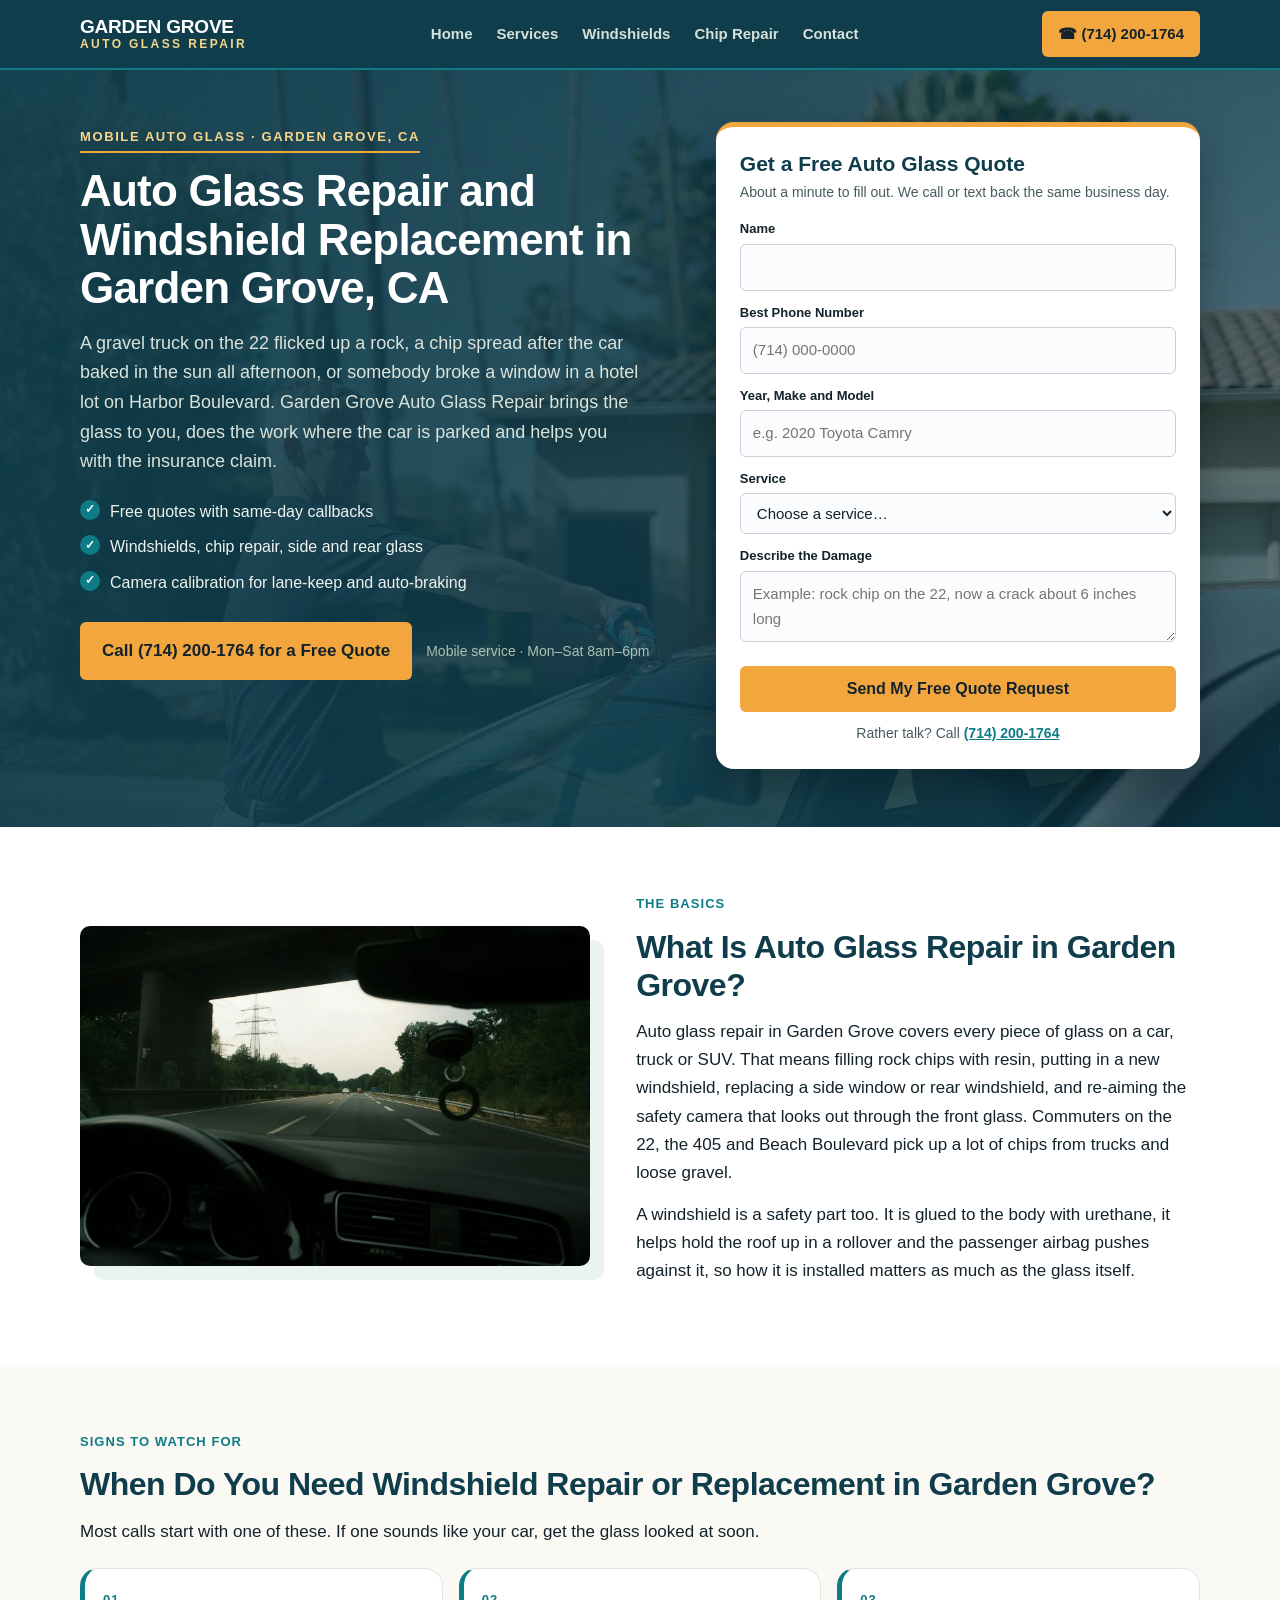
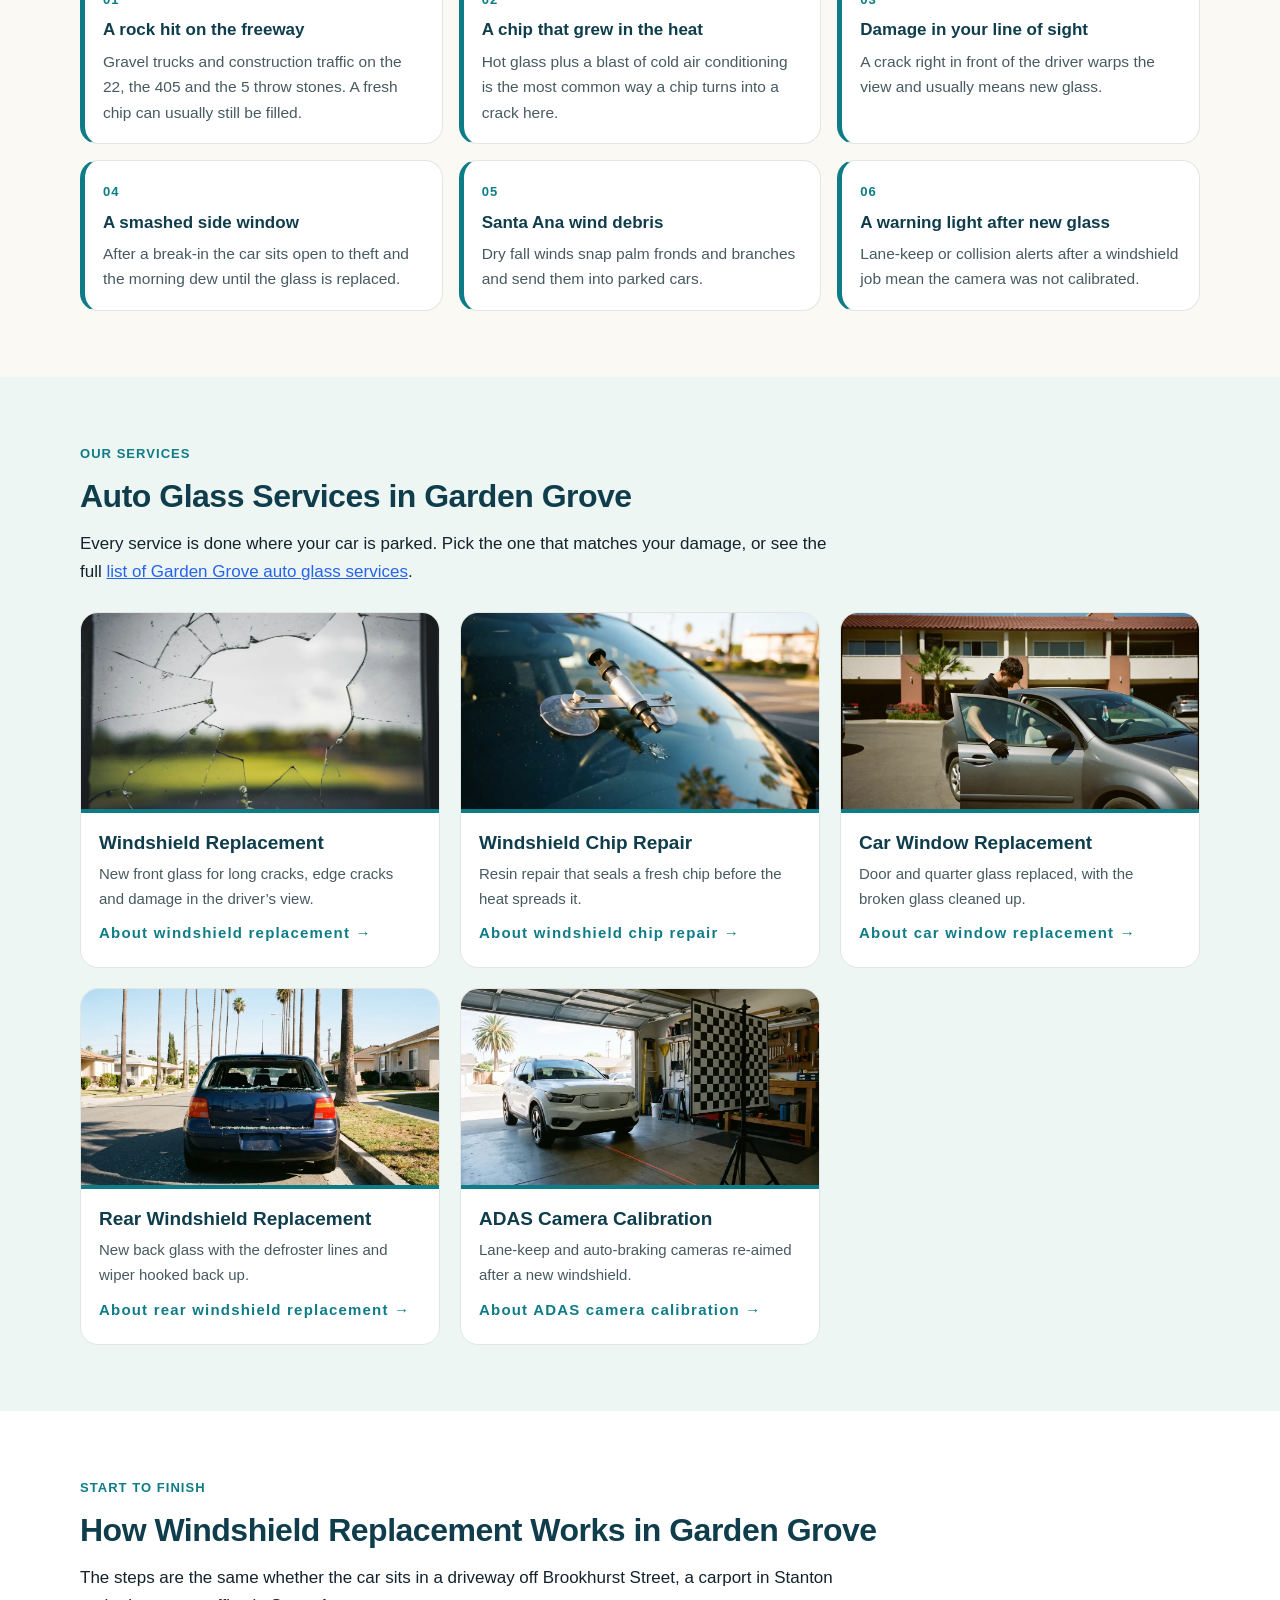
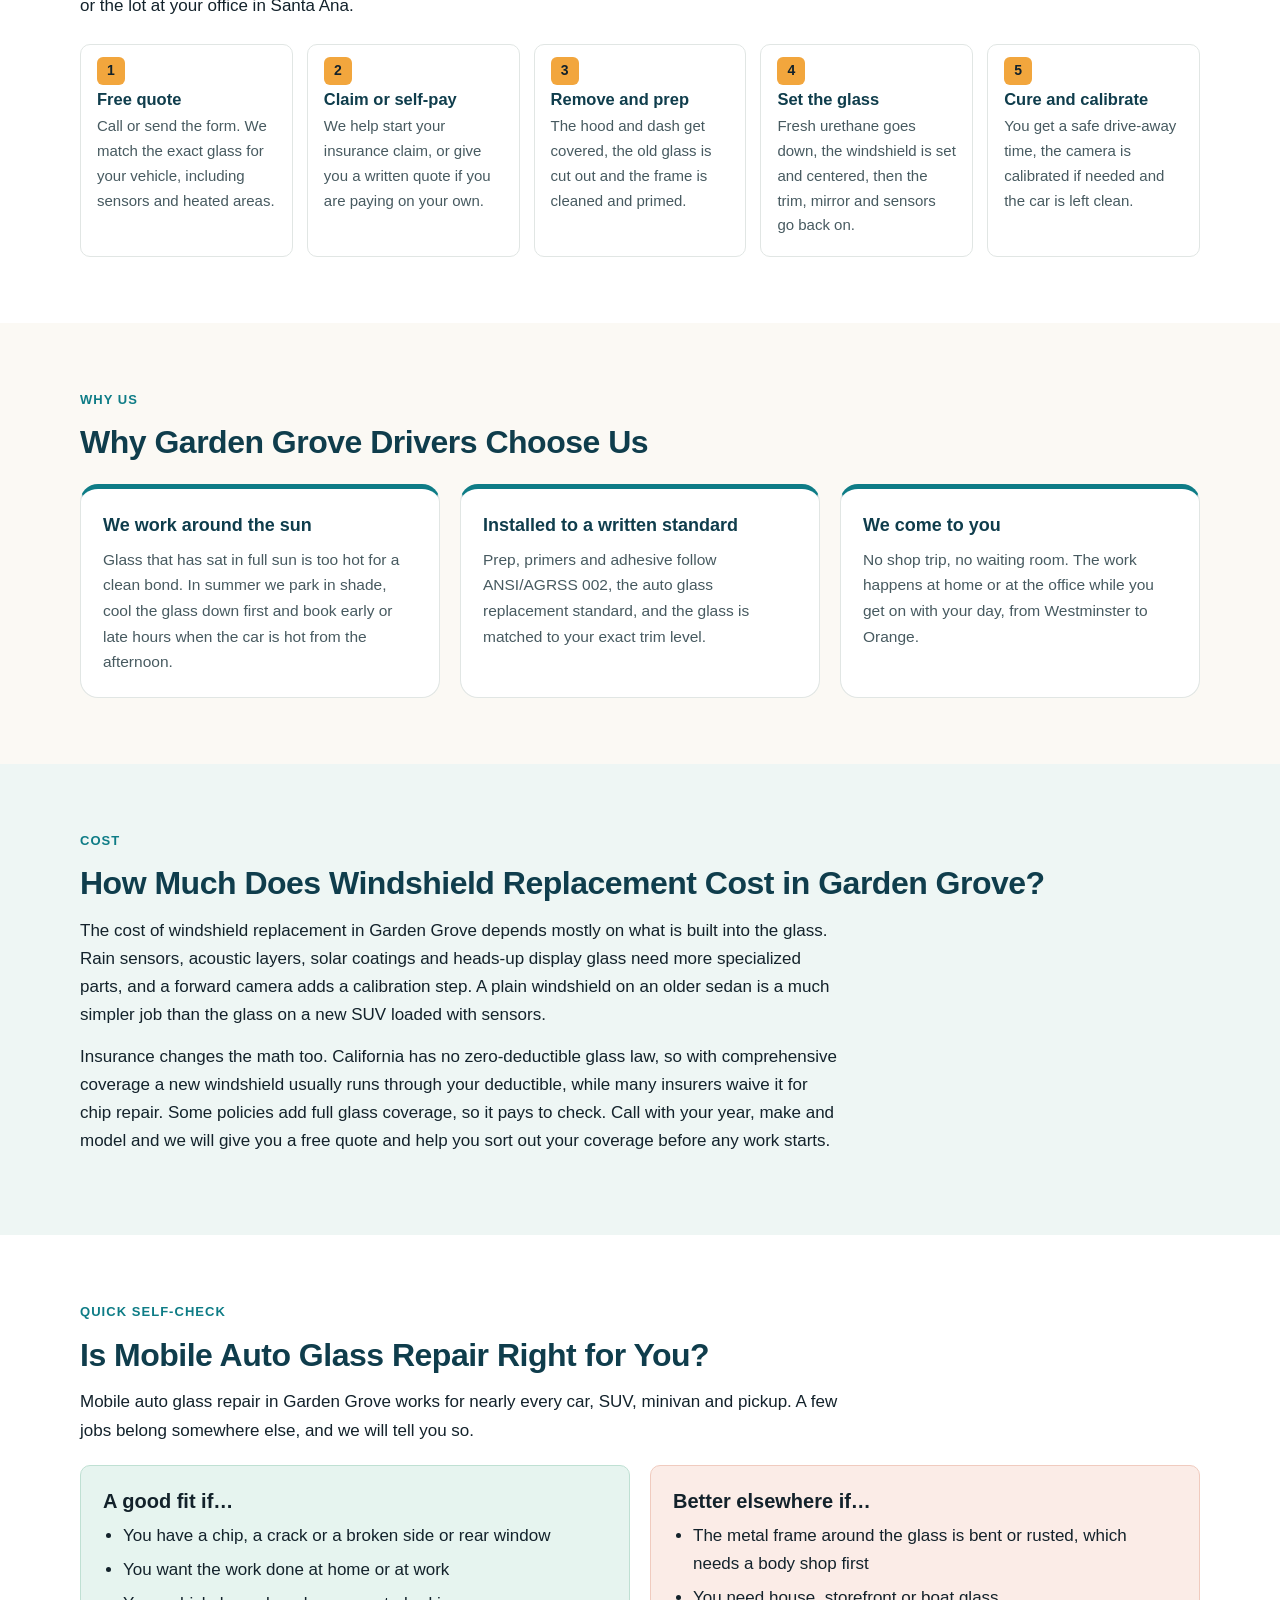
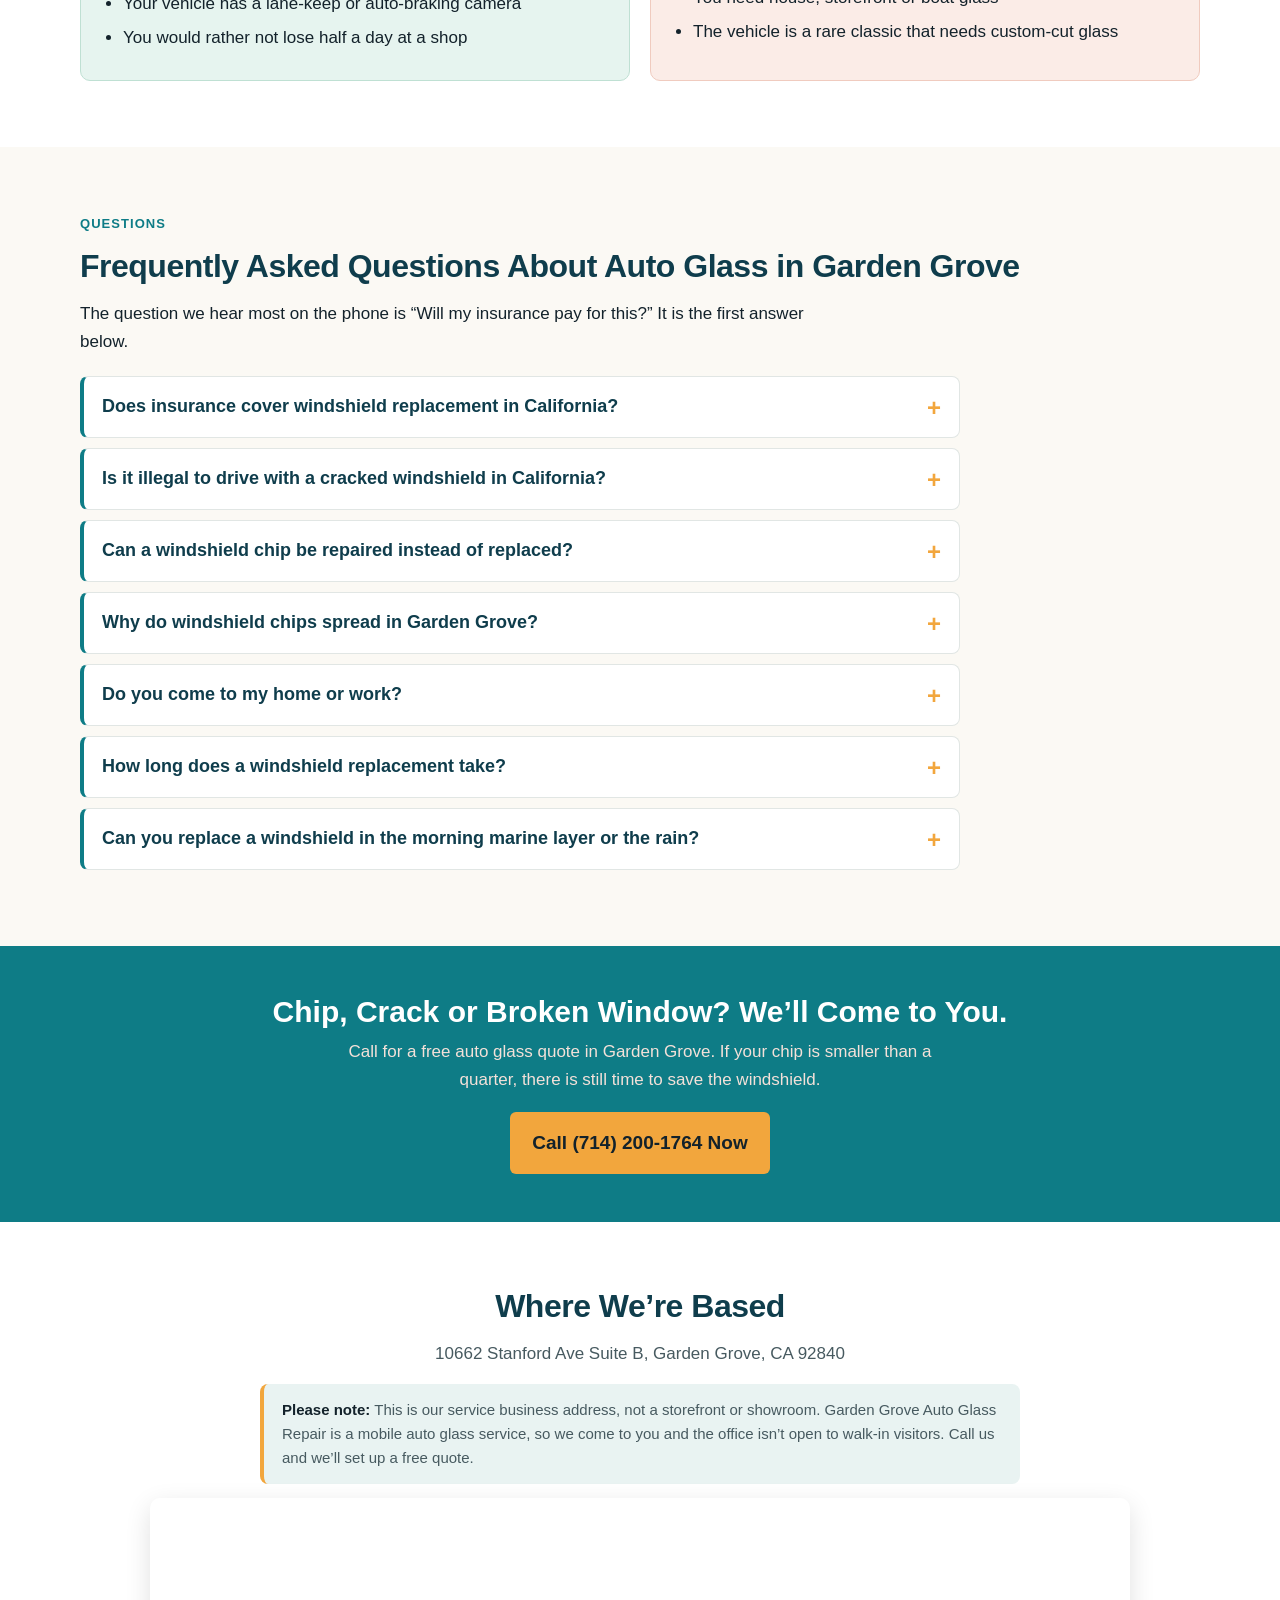
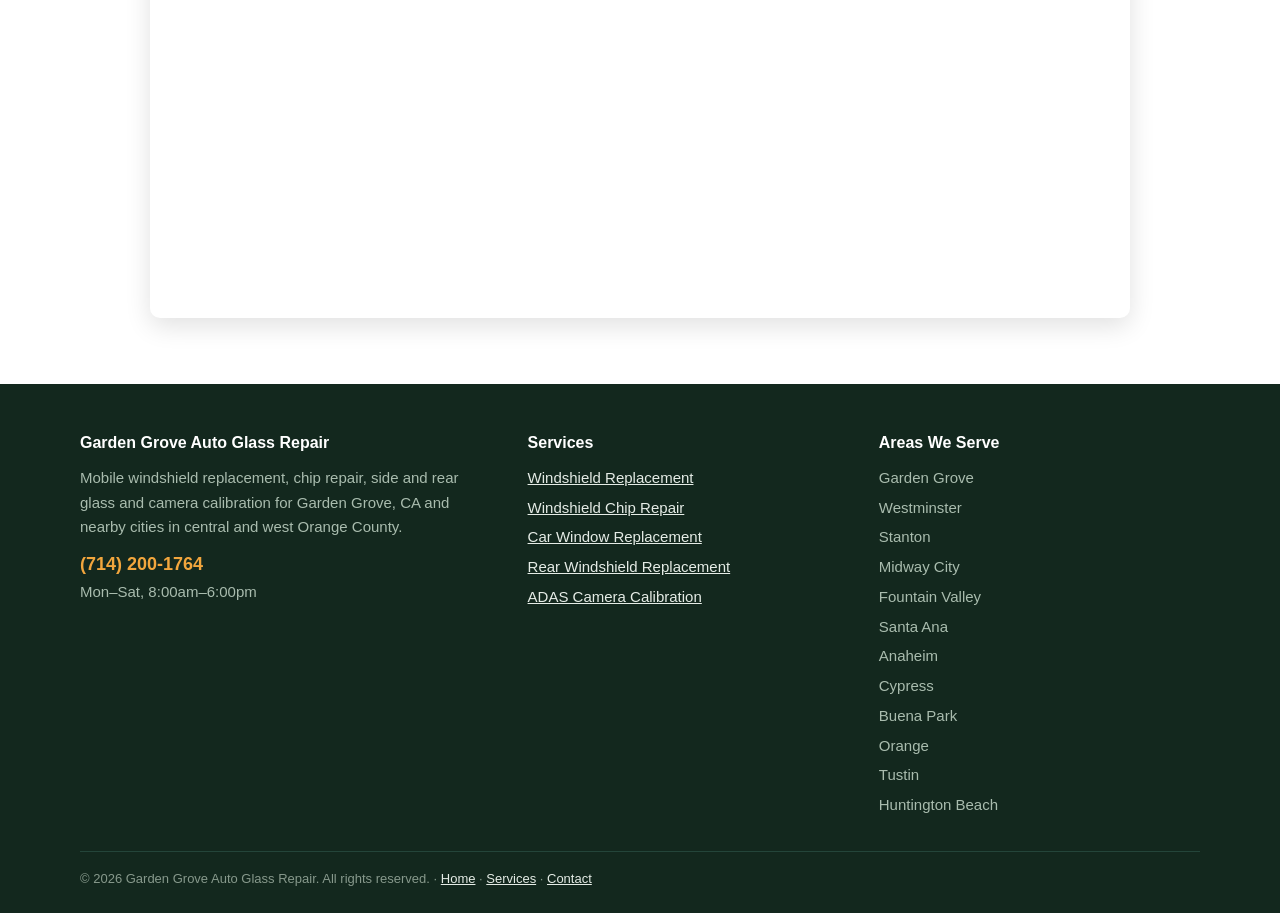
<file: index.html>
<!DOCTYPE html>
<html lang="en">
<head>
<meta charset="utf-8">
<meta name="viewport" content="width=device-width, initial-scale=1">
<title>Auto Glass Repair Garden Grove CA | Mobile Windshields</title>
<meta name="description" content="Auto glass repair and windshield replacement in Garden Grove, CA. Mobile chip repair, side and rear glass and ADAS calibration at home or work.">
<link rel="canonical" href="https://www.gardengroveautoglass.com/">
<meta property="og:title" content="Auto Glass Repair Garden Grove CA | Mobile Windshields">
<meta property="og:description" content="Auto glass repair and windshield replacement in Garden Grove, CA. Mobile chip repair, side and rear glass and ADAS calibration at home or work.">
<meta property="og:type" content="website">
<meta property="og:url" content="https://www.gardengroveautoglass.com/">
<meta property="og:image" content="https://www.gardengroveautoglass.com/garden-grove-windshield-replacement-driveway.webp">
<link rel="stylesheet" href="styles.css">
<script type="application/ld+json">{
 "@context": "https://schema.org",
 "@type": "LocalBusiness",
 "name": "Garden Grove Auto Glass Repair",
 "telephone": "(714) 200-1764",
 "url": "https://www.gardengroveautoglass.com/",
 "image": "https://www.gardengroveautoglass.com/garden-grove-windshield-replacement-driveway.webp",
 "address": {
  "@type": "PostalAddress",
  "streetAddress": "10662 Stanford Ave Suite B",
  "addressLocality": "Garden Grove",
  "addressRegion": "CA",
  "postalCode": "92840",
  "addressCountry": "US"
 },
 "areaServed": [
  "Garden Grove, CA",
  "Westminster, CA",
  "Stanton, CA",
  "Midway City, CA",
  "Fountain Valley, CA",
  "Santa Ana, CA",
  "Anaheim, CA",
  "Cypress, CA",
  "Buena Park, CA",
  "Orange, CA",
  "Tustin, CA",
  "Huntington Beach, CA"
 ],
 "description": "Mobile auto glass repair and windshield replacement in Garden Grove, CA",
 "openingHours": "Mo-Sa 08:00-18:00"
}</script>
<script type="application/ld+json">{
 "@context": "https://schema.org",
 "@type": "FAQPage",
 "mainEntity": [
  {
   "@type": "Question",
   "name": "Does insurance cover windshield replacement in California?",
   "acceptedAnswer": {
    "@type": "Answer",
    "text": "Usually, if you carry comprehensive coverage. California has no law that waives the deductible on glass, so a new windshield normally goes through the deductible on your comprehensive coverage unless your policy adds full glass coverage. Many insurers waive the deductible on chip repair, which is a good reason to fix a chip while it is small."
   }
  },
  {
   "@type": "Question",
   "name": "Is it illegal to drive with a cracked windshield in California?",
   "acceptedAnswer": {
    "@type": "Answer",
    "text": "It can be. California Vehicle Code section 26710 bars driving with a windshield or rear window damaged badly enough to impair the driver\u2019s view, and officers can write a fix-it ticket for it. A small chip off to the side is rarely a problem, but a crack across your line of sight is."
   }
  },
  {
   "@type": "Question",
   "name": "Can a windshield chip be repaired instead of replaced?",
   "acceptedAnswer": {
    "@type": "Answer",
    "text": "Often it can. A chip smaller than a quarter, or a single crack shorter than about six inches, can usually be filled with resin if it sits away from the edge and out of the driver\u2019s direct view. Tell us the size and where it is on the glass and we will say which fix fits."
   }
  },
  {
   "@type": "Question",
   "name": "Why do windshield chips spread in Garden Grove?",
   "acceptedAnswer": {
    "@type": "Answer",
    "text": "Heat is the usual cause here. A car that sat in the afternoon sun has hot glass, and blasting the air conditioning cools the inside faster than the outside, which pulls at the edges of the chip. Gravel from trucks on the 22 and the 405 and wind-blown debris during Santa Ana wind events add new chips on top."
   }
  },
  {
   "@type": "Question",
   "name": "Do you come to my home or work?",
   "acceptedAnswer": {
    "@type": "Answer",
    "text": "Yes. Garden Grove Auto Glass Repair is a mobile service, so the technician works in your driveway, an apartment carport or the lot at your job. The address on this site is a service office, not a shop where you drop the car off."
   }
  },
  {
   "@type": "Question",
   "name": "How long does a windshield replacement take?",
   "acceptedAnswer": {
    "@type": "Answer",
    "text": "The install takes about an hour. After that the urethane adhesive needs roughly one to three hours before the car is safe to drive, and warm weather keeps it toward the short end. A chip repair is much quicker, usually about 30 minutes."
   }
  },
  {
   "@type": "Question",
   "name": "Can you replace a windshield in the morning marine layer or the rain?",
   "acceptedAnswer": {
    "@type": "Answer",
    "text": "The glass and frame have to be dry before the adhesive goes on. On damp May and June mornings we dry the frame first or book the job for later in the day, and on rainy days we work in a garage or under a carport so the seal is not rushed."
   }
  }
 ]
}</script>
</head>
<body>
<!-- NAV -->
<header class="nav">
  <div class="wrap nav-in">
    <a class="brand" href="/">Garden Grove<span>Auto Glass Repair</span></a>
    <ul class="links">
      <li><a href="/">Home</a></li>
      <li><a href="services.html">Services</a></li>
      <li><a href="windshield-replacement-garden-grove.html">Windshields</a></li>
      <li><a href="windshield-chip-repair-garden-grove.html">Chip Repair</a></li>
      <li><a href="contact.html">Contact</a></li>
    </ul>
    <a class="nav-call" href="tel:+17142001764">&#9742; (714) 200-1764</a>
  </div>
</header>
<!-- HERO -->
<section class="hero" style="background:linear-gradient(90deg,rgba(15,61,76,0.93) 0%,rgba(15,61,76,0.84) 50%,rgba(15,61,76,0.62) 100%),url('garden-grove-windshield-replacement-driveway.webp') center/cover no-repeat;">
  <div class="wrap hero-grid">
    <div>
      <span class="tag">Mobile Auto Glass &middot; Garden Grove, CA</span>
      <h1>Auto Glass Repair and Windshield Replacement in Garden Grove, CA</h1>
      <p class="lead">A gravel truck on the 22 flicked up a rock, a chip spread after the car baked in the sun all afternoon, or somebody broke a window in a hotel lot on Harbor Boulevard. Garden Grove Auto Glass Repair brings the glass to you, does the work where the car is parked and helps you with the insurance claim.</p>
      <ul class="hero-points"><li>Free quotes with same-day callbacks</li><li>Windshields, chip repair, side and rear glass</li><li>Camera calibration for lane-keep and auto-braking</li></ul>
      <div class="call-big">
        <a class="btn btn-sun" href="tel:+17142001764">Call (714) 200-1764 for a Free Quote</a>
        <small>Mobile service &middot; Mon&ndash;Sat 8am&ndash;6pm</small>
      </div>
    </div>
    <div>
      <form class="quote" action="https://formspree.io/f/mjywgnqw" method="POST">
        <h2>Get a Free Auto Glass Quote</h2>
        <p class="sub">About a minute to fill out. We call or text back the same business day.</p>
        <input type="hidden" name="_subject" value="New lead - Auto Glass Garden Grove (home)">
        <div class="field"><label for="q-name">Name</label><input id="q-name" name="name" type="text" autocomplete="name" required></div>
        <div class="field"><label for="q-phone">Best Phone Number</label><input id="q-phone" name="phone" type="tel" autocomplete="tel" placeholder="(714) 000-0000" required></div>
        <div class="field"><label for="q-vehicle">Year, Make and Model</label><input id="q-vehicle" name="vehicle" type="text" placeholder="e.g. 2020 Toyota Camry"></div>
        <div class="field"><label for="q-service">Service</label><select id="q-service" name="service"><option value="">Choose a service&hellip;</option><option>Windshield Replacement</option><option>Windshield Chip Repair</option><option>Car Window Replacement</option><option>Rear Windshield Replacement</option><option>ADAS Camera Calibration</option><option>Something else / not sure</option></select></div>
        <div class="field"><label for="q-details">Describe the Damage</label><textarea id="q-details" name="details" placeholder="Example: rock chip on the 22, now a crack about 6 inches long"></textarea></div>
        <input type="text" name="_gotcha" style="display:none" tabindex="-1" autocomplete="off">
        <button type="submit">Send My Free Quote Request</button>
        <p class="alt">Rather talk? Call <a href="tel:+17142001764">(714) 200-1764</a></p>
      </form>
    </div>
  </div>
</section>

<!-- WHAT -->
<section class="sec alt">
  <div class="wrap two">
    <img src="highway-view-through-windshield.webp" alt="Windshield repair in Garden Grove keeps the freeway view clear" loading="lazy" width="1200" height="800">
    <div>
      <p class="kicker">The basics</p>
      <h2>What Is Auto Glass Repair in Garden Grove?</h2>
      <p>Auto glass repair in Garden Grove covers every piece of glass on a car, truck or SUV. That means filling rock chips with resin, putting in a new windshield, replacing a side window or rear windshield, and re-aiming the safety camera that looks out through the front glass. Commuters on the 22, the 405 and Beach Boulevard pick up a lot of chips from trucks and loose gravel.</p>
      <p>A windshield is a safety part too. It is glued to the body with urethane, it helps hold the roof up in a rollover and the passenger airbag pushes against it, so how it is installed matters as much as the glass itself.</p>
    </div>
  </div>
</section>

<!-- WHEN -->
<section class="sec">
  <div class="wrap">
    <p class="kicker">Signs to watch for</p>
    <h2>When Do You Need Windshield Repair or Replacement in Garden Grove?</h2>
    <p>Most calls start with one of these. If one sounds like your car, get the glass looked at soon.</p>
    <div class="signs"><div class="sign"><strong>A rock hit on the freeway</strong><p>Gravel trucks and construction traffic on the 22, the 405 and the 5 throw stones. A fresh chip can usually still be filled.</p></div><div class="sign"><strong>A chip that grew in the heat</strong><p>Hot glass plus a blast of cold air conditioning is the most common way a chip turns into a crack here.</p></div><div class="sign"><strong>Damage in your line of sight</strong><p>A crack right in front of the driver warps the view and usually means new glass.</p></div><div class="sign"><strong>A smashed side window</strong><p>After a break-in the car sits open to theft and the morning dew until the glass is replaced.</p></div><div class="sign"><strong>Santa Ana wind debris</strong><p>Dry fall winds snap palm fronds and branches and send them into parked cars.</p></div><div class="sign"><strong>A warning light after new glass</strong><p>Lane-keep or collision alerts after a windshield job mean the camera was not calibrated.</p></div></div>
  </div>
</section>

<!-- SERVICES GRID -->
<section class="sec coq">
  <div class="wrap">
    <p class="kicker">Our services</p>
    <h2>Auto Glass Services in Garden Grove</h2>
    <p>Every service is done where your car is parked. Pick the one that matches your damage, or see the full <a class="body-link" href="services.html" style="color: #2563eb; text-decoration: underline;">list of Garden Grove auto glass services</a>.</p>
    <div class="cards"><a class="card" href="windshield-replacement-garden-grove.html"><img src="cracked-windshield-glass-spreading.webp" alt="Windshield replacement in Garden Grove for a long spreading crack" loading="lazy" width="600" height="400"><div class="cb"><h3>Windshield Replacement</h3><p>New front glass for long cracks, edge cracks and damage in the driver&rsquo;s view.</p><span class="more">About windshield replacement &rarr;</span></div></a><a class="card" href="windshield-chip-repair-garden-grove.html"><img src="windshield-chip-repair-tool-palm-reflection.webp" alt="Windshield chip repair in Garden Grove with a resin bridge tool" loading="lazy" width="600" height="400"><div class="cb"><h3>Windshield Chip Repair</h3><p>Resin repair that seals a fresh chip before the heat spreads it.</p><span class="more">About windshield chip repair &rarr;</span></div></a><a class="card" href="car-window-replacement-garden-grove.html"><img src="car-door-window-replacement-garden-grove-carport.webp" alt="Car window replacement in a Garden Grove apartment carport" loading="lazy" width="600" height="400"><div class="cb"><h3>Car Window Replacement</h3><p>Door and quarter glass replaced, with the broken glass cleaned up.</p><span class="more">About car window replacement &rarr;</span></div></a><a class="card" href="rear-windshield-replacement-garden-grove.html"><img src="rear-windshield-shattered-garden-grove-street.webp" alt="Rear windshield replacement in Garden Grove for a shattered hatchback window" loading="lazy" width="600" height="400"><div class="cb"><h3>Rear Windshield Replacement</h3><p>New back glass with the defroster lines and wiper hooked back up.</p><span class="more">About rear windshield replacement &rarr;</span></div></a><a class="card" href="adas-calibration-garden-grove.html"><img src="adas-camera-calibration-garage-garden-grove.webp" alt="ADAS camera calibration in a Garden Grove home garage" loading="lazy" width="600" height="400"><div class="cb"><h3>ADAS Camera Calibration</h3><p>Lane-keep and auto-braking cameras re-aimed after a new windshield.</p><span class="more">About ADAS camera calibration &rarr;</span></div></a></div>
  </div>
</section>

<!-- HOW -->
<section class="sec alt">
  <div class="wrap">
    <p class="kicker">Start to finish</p>
    <h2>How Windshield Replacement Works in Garden Grove</h2>
    <p>The steps are the same whether the car sits in a driveway off Brookhurst Street, a carport in Stanton or the lot at your office in Santa Ana.</p>
    <ol class="steps">
      <li data-n="1"><strong>Free quote</strong><p>Call or send the form. We match the exact glass for your vehicle, including sensors and heated areas.</p></li>
      <li data-n="2"><strong>Claim or self-pay</strong><p>We help start your insurance claim, or give you a written quote if you are paying on your own.</p></li>
      <li data-n="3"><strong>Remove and prep</strong><p>The hood and dash get covered, the old glass is cut out and the frame is cleaned and primed.</p></li>
      <li data-n="4"><strong>Set the glass</strong><p>Fresh urethane goes down, the windshield is set and centered, then the trim, mirror and sensors go back on.</p></li>
      <li data-n="5"><strong>Cure and calibrate</strong><p>You get a safe drive-away time, the camera is calibrated if needed and the car is left clean.</p></li>
    </ol>
  </div>
</section>

<!-- WHY -->
<section class="sec">
  <div class="wrap">
    <p class="kicker">Why us</p>
    <h2>Why Garden Grove Drivers Choose Us</h2>
    <div class="why">
      <div><strong>We work around the sun</strong><p>Glass that has sat in full sun is too hot for a clean bond. In summer we park in shade, cool the glass down first and book early or late hours when the car is hot from the afternoon.</p></div>
      <div><strong>Installed to a written standard</strong><p>Prep, primers and adhesive follow ANSI/AGRSS 002, the auto glass replacement standard, and the glass is matched to your exact trim level.</p></div>
      <div><strong>We come to you</strong><p>No shop trip, no waiting room. The work happens at home or at the office while you get on with your day, from Westminster to Orange.</p></div>
    </div>
  </div>
</section>

<!-- COST -->
<section class="sec coq">
  <div class="wrap">
    <p class="kicker">Cost</p>
    <h2>How Much Does Windshield Replacement Cost in Garden Grove?</h2>
    <p>The cost of windshield replacement in Garden Grove depends mostly on what is built into the glass. Rain sensors, acoustic layers, solar coatings and heads-up display glass need more specialized parts, and a forward camera adds a calibration step. A plain windshield on an older sedan is a much simpler job than the glass on a new SUV loaded with sensors.</p>
    <p>Insurance changes the math too. California has no zero-deductible glass law, so with comprehensive coverage a new windshield usually runs through your deductible, while many insurers waive it for chip repair. Some policies add full glass coverage, so it pays to check. Call with your year, make and model and we will give you a free quote and help you sort out your coverage before any work starts.</p>
  </div>
</section>

<!-- FIT -->
<section class="sec alt">
  <div class="wrap">
    <p class="kicker">Quick self-check</p>
    <h2>Is Mobile Auto Glass Repair Right for You?</h2>
    <p>Mobile auto glass repair in Garden Grove works for nearly every car, SUV, minivan and pickup. A few jobs belong somewhere else, and we will tell you so.</p>
    <div class="fit">
      <div class="yes"><h3>A good fit if&hellip;</h3><ul><li>You have a chip, a crack or a broken side or rear window</li><li>You want the work done at home or at work</li><li>Your vehicle has a lane-keep or auto-braking camera</li><li>You would rather not lose half a day at a shop</li></ul></div>
      <div class="no"><h3>Better elsewhere if&hellip;</h3><ul><li>The metal frame around the glass is bent or rusted, which needs a body shop first</li><li>You need house, storefront or boat glass</li><li>The vehicle is a rare classic that needs custom-cut glass</li></ul></div>
    </div>
  </div>
</section>

<!-- FAQ -->
<section class="sec">
  <div class="wrap">
    <p class="kicker">Questions</p>
    <h2>Frequently Asked Questions About Auto Glass in Garden Grove</h2>
    <p>The question we hear most on the phone is &ldquo;Will my insurance pay for this?&rdquo; It is the first answer below.</p>
    <div class="faq"><details><summary><h3>Does insurance cover windshield replacement in California?</h3></summary><div class="ans"><p>Usually, if you carry comprehensive coverage. California has no law that waives the deductible on glass, so a new windshield normally goes through the deductible on your comprehensive coverage unless your policy adds full glass coverage. Many insurers waive the deductible on chip repair, which is a good reason to fix a chip while it is small.</p></div></details><details><summary><h3>Is it illegal to drive with a cracked windshield in California?</h3></summary><div class="ans"><p>It can be. California Vehicle Code section 26710 bars driving with a windshield or rear window damaged badly enough to impair the driver&rsquo;s view, and officers can write a fix-it ticket for it. A small chip off to the side is rarely a problem, but a crack across your line of sight is.</p></div></details><details><summary><h3>Can a windshield chip be repaired instead of replaced?</h3></summary><div class="ans"><p>Often it can. A chip smaller than a quarter, or a single crack shorter than about six inches, can usually be filled with resin if it sits away from the edge and out of the driver&rsquo;s direct view. Tell us the size and where it is on the glass and we will say which fix fits.</p></div></details><details><summary><h3>Why do windshield chips spread in Garden Grove?</h3></summary><div class="ans"><p>Heat is the usual cause here. A car that sat in the afternoon sun has hot glass, and blasting the air conditioning cools the inside faster than the outside, which pulls at the edges of the chip. Gravel from trucks on the 22 and the 405 and wind-blown debris during Santa Ana wind events add new chips on top.</p></div></details><details><summary><h3>Do you come to my home or work?</h3></summary><div class="ans"><p>Yes. Garden Grove Auto Glass Repair is a mobile service, so the technician works in your driveway, an apartment carport or the lot at your job. The address on this site is a service office, not a shop where you drop the car off.</p></div></details><details><summary><h3>How long does a windshield replacement take?</h3></summary><div class="ans"><p>The install takes about an hour. After that the urethane adhesive needs roughly one to three hours before the car is safe to drive, and warm weather keeps it toward the short end. A chip repair is much quicker, usually about 30 minutes.</p></div></details><details><summary><h3>Can you replace a windshield in the morning marine layer or the rain?</h3></summary><div class="ans"><p>The glass and frame have to be dry before the adhesive goes on. On damp May and June mornings we dry the frame first or book the job for later in the day, and on rainy days we work in a garage or under a carport so the seal is not rushed.</p></div></details></div>
  </div>
</section>
<!-- CTA -->
<section class="cta">
  <div class="wrap">
    <h2>Chip, Crack or Broken Window? We&rsquo;ll Come to You.</h2>
    <p>Call for a free auto glass quote in Garden Grove. If your chip is smaller than a quarter, there is still time to save the windshield.</p>
    <a class="btn btn-pine" href="tel:+17142001764">Call (714) 200-1764 Now</a>
  </div>
</section>

<!-- MAP / LOCATION -->
<section class="sec alt">
  <div class="wrap" style="text-align:center;">
    <h2>Where We&rsquo;re Based</h2>
    <p style="margin:0 auto 16px;color:var(--muted);">10662 Stanford Ave Suite B, Garden Grove, CA 92840</p>
    <p class="note"><strong style="color:var(--ink);">Please note:</strong> This is our service business address, not a storefront or showroom. Garden Grove Auto Glass Repair is a mobile auto glass service, so we come to you and the office isn&rsquo;t open to walk-in visitors. Call us and we&rsquo;ll set up a free quote.</p>
    <div class="mapbox">
      <iframe title="Map to Garden Grove Auto Glass Repair service address, 10662 Stanford Ave Suite B, Garden Grove, CA 92840" src="https://www.google.com/maps?q=10662%20Stanford%20Ave%20Suite%20B%2C%20Garden%20Grove%2C%20CA%2092840&amp;output=embed" loading="lazy" referrerpolicy="no-referrer-when-downgrade" allowfullscreen></iframe>
    </div>
  </div>
</section>
<!-- FOOTER -->
<footer class="foot">
  <div class="wrap">
    <div class="foot-grid">
      <div>
        <h4>Garden Grove Auto Glass Repair</h4>
        <p>Mobile windshield replacement, chip repair, side and rear glass and camera calibration for Garden Grove, CA and nearby cities in central and west Orange County.</p>
        <p style="margin-top:10px;"><a class="tel" href="tel:+17142001764">(714) 200-1764</a></p>
        <p>Mon&ndash;Sat, 8:00am&ndash;6:00pm</p>
      </div>
      <div>
        <h4>Services</h4>
        <ul><li><a href="windshield-replacement-garden-grove.html">Windshield Replacement</a></li><li><a href="windshield-chip-repair-garden-grove.html">Windshield Chip Repair</a></li><li><a href="car-window-replacement-garden-grove.html">Car Window Replacement</a></li><li><a href="rear-windshield-replacement-garden-grove.html">Rear Windshield Replacement</a></li><li><a href="adas-calibration-garden-grove.html">ADAS Camera Calibration</a></li></ul>
      </div>
      <div>
        <h4>Areas We Serve</h4>
        <ul><li>Garden Grove</li><li>Westminster</li><li>Stanton</li><li>Midway City</li><li>Fountain Valley</li><li>Santa Ana</li><li>Anaheim</li><li>Cypress</li><li>Buena Park</li><li>Orange</li><li>Tustin</li><li>Huntington Beach</li></ul>
      </div>
    </div>
    <p class="copy">&copy; 2026 Garden Grove Auto Glass Repair. All rights reserved. &middot; <a href="/">Home</a> &middot; <a href="services.html">Services</a> &middot; <a href="contact.html">Contact</a></p>
  </div>
</footer>
</body>
</html>
</file>
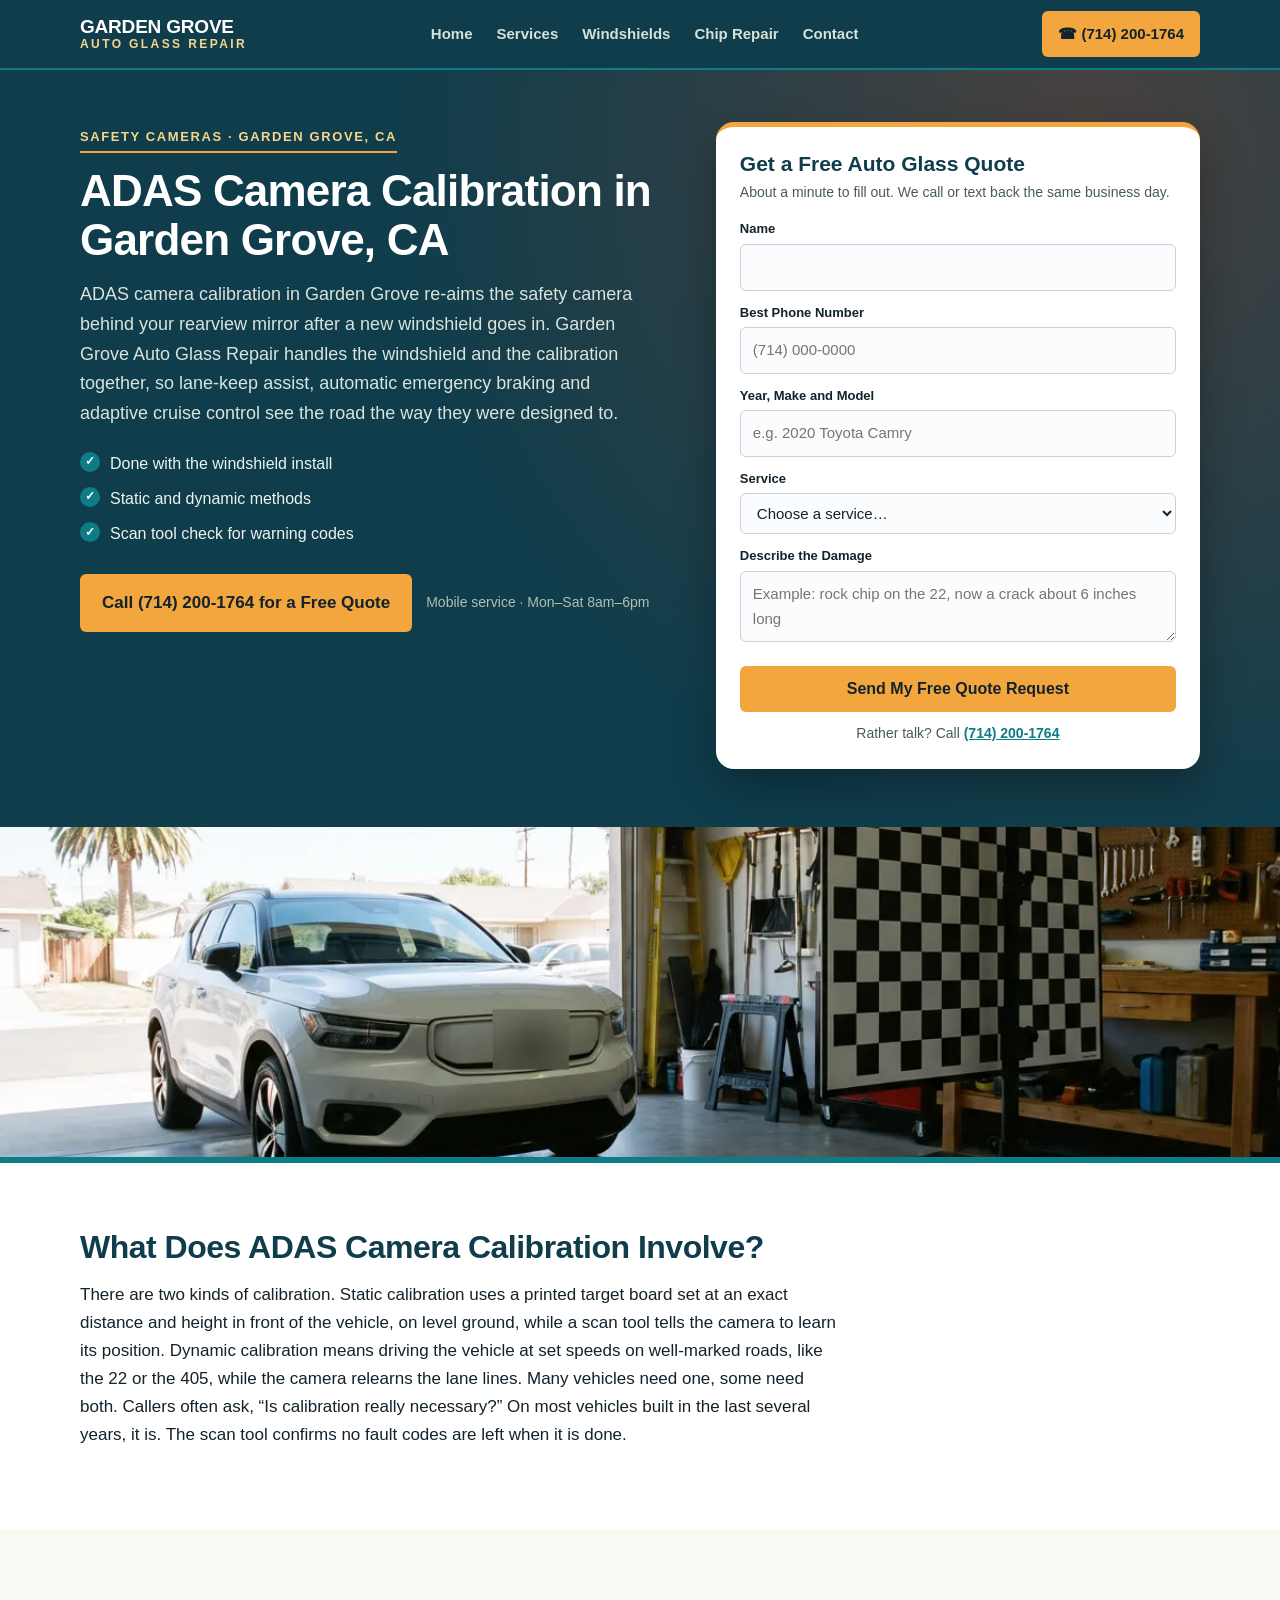
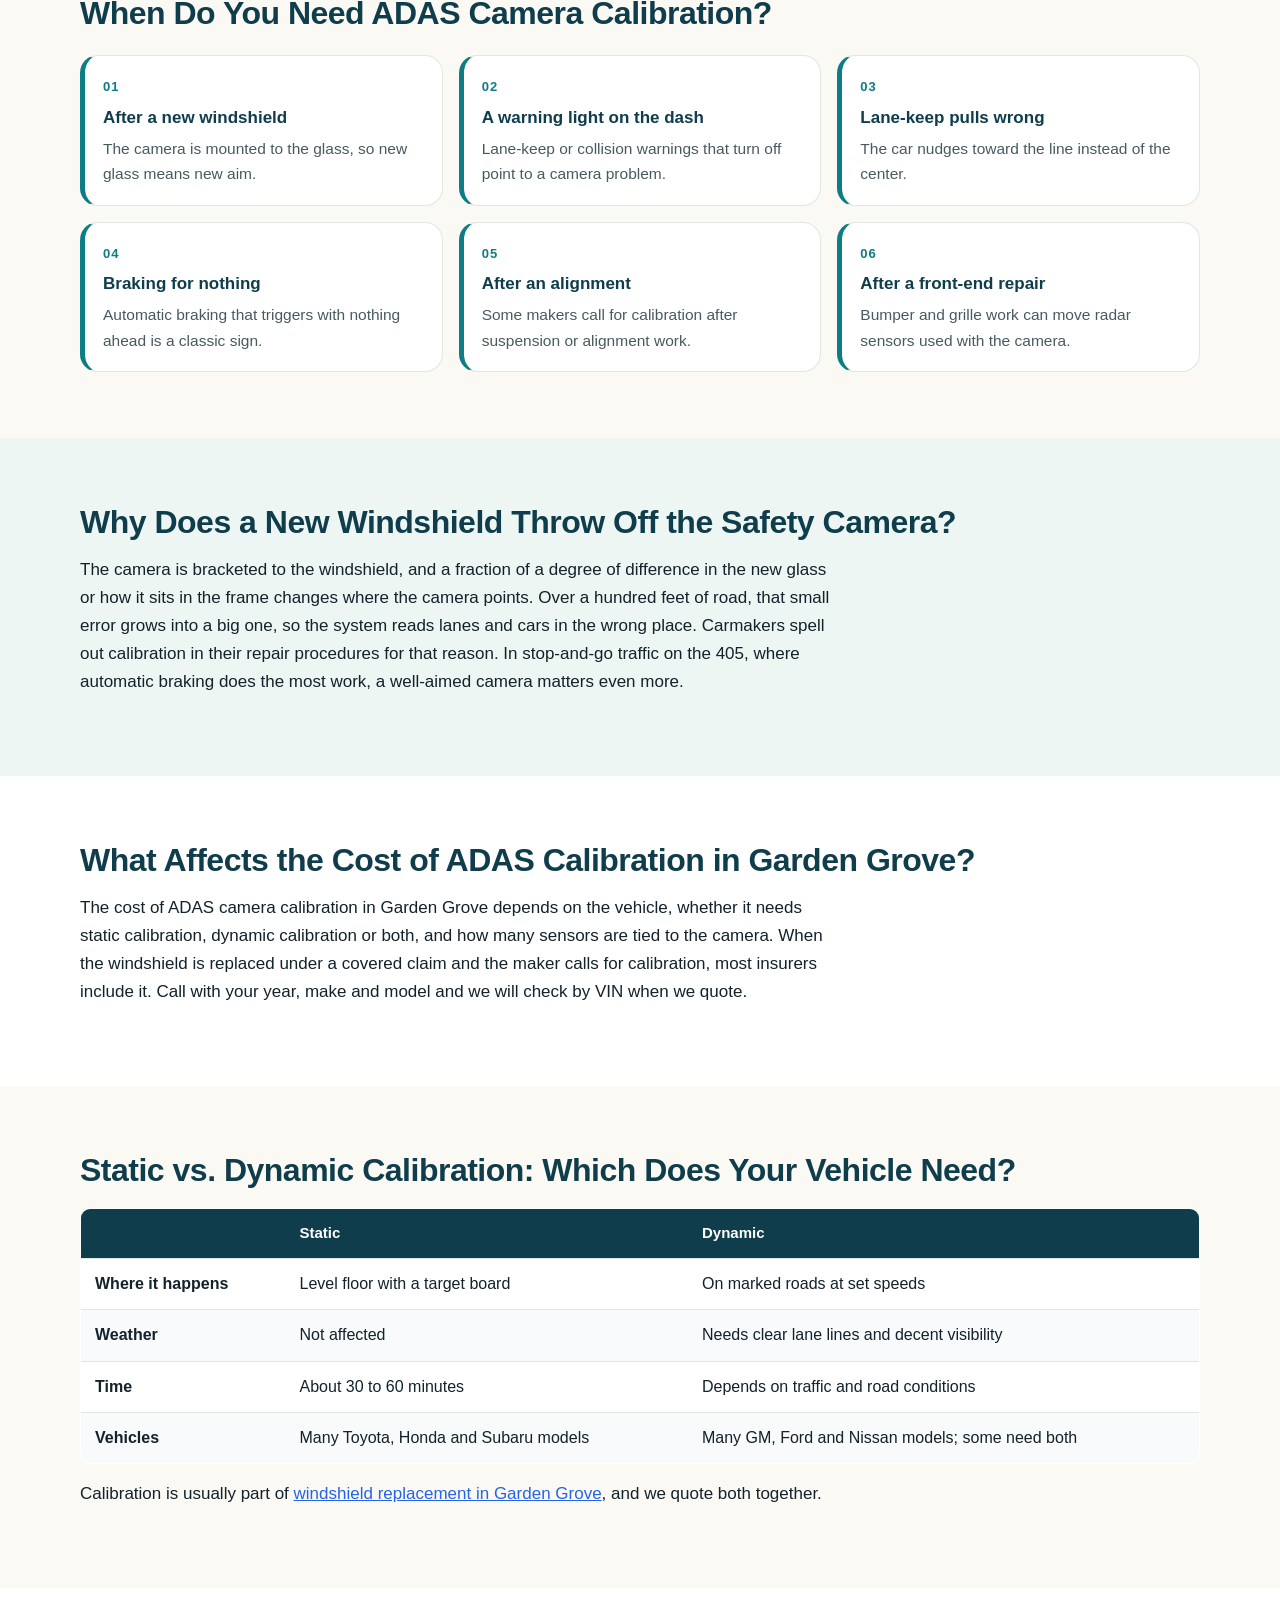
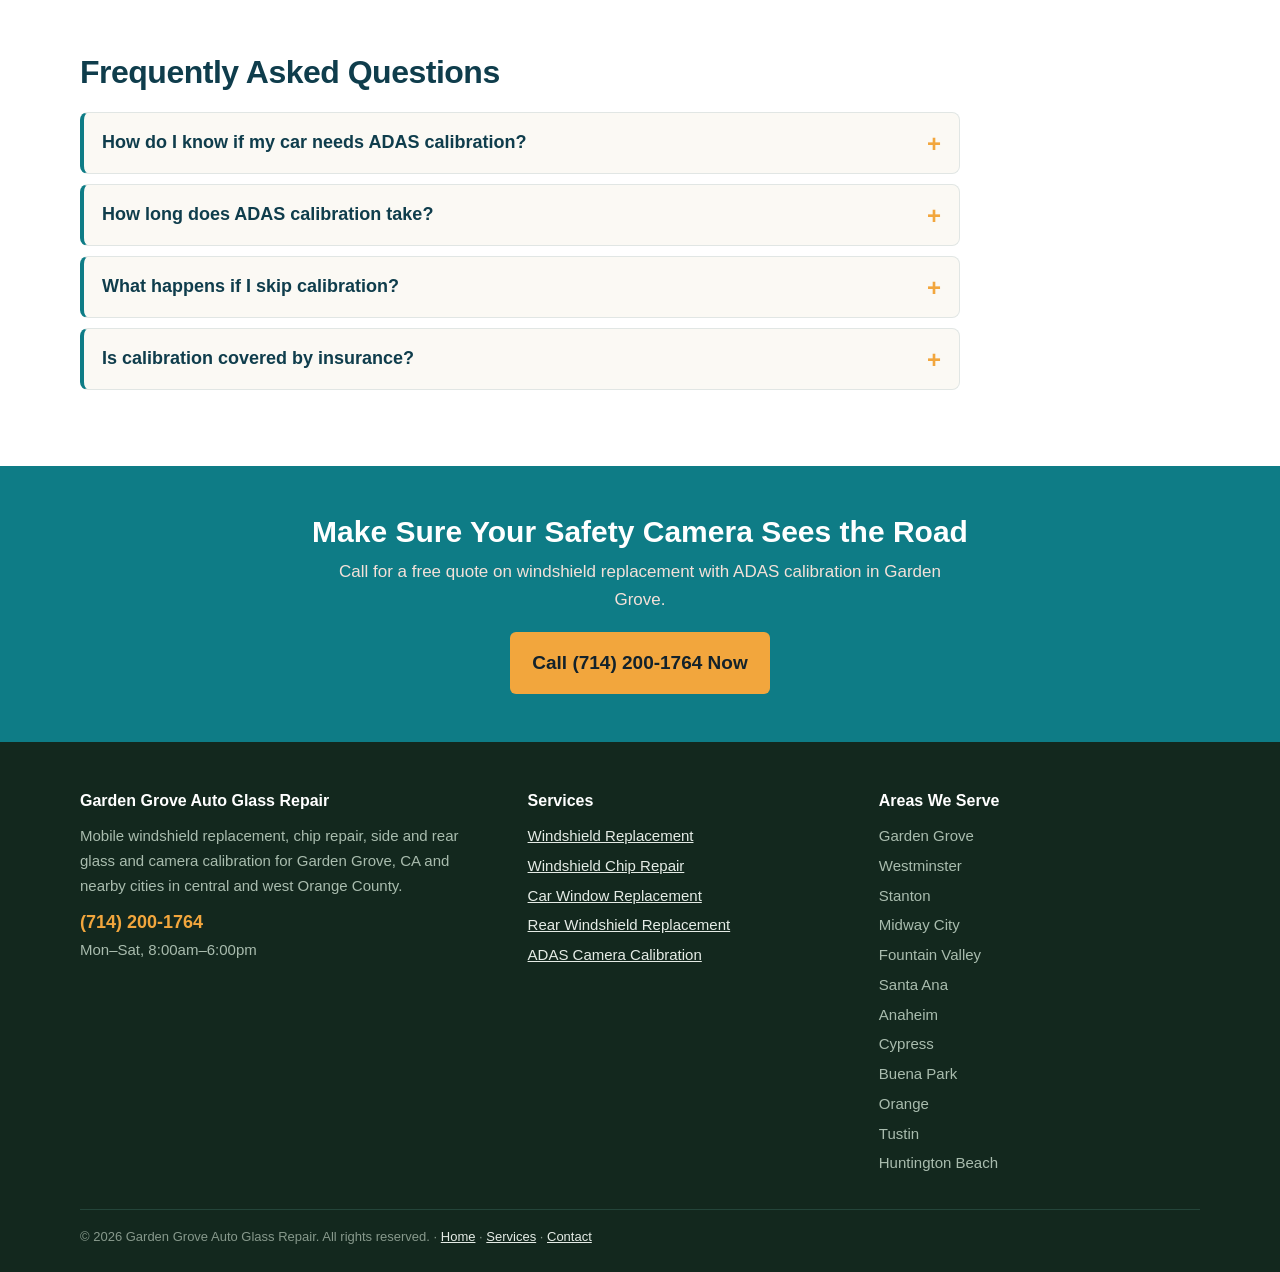
<file: adas-calibration-garden-grove.html>
<!DOCTYPE html>
<html lang="en">
<head>
<meta charset="utf-8">
<meta name="viewport" content="width=device-width, initial-scale=1">
<title>ADAS Camera Calibration in Garden Grove, CA | Mobile</title>
<meta name="description" content="ADAS camera calibration in Garden Grove, CA after windshield replacement. Lane-keep, auto-braking and adaptive cruise cameras re-aimed correctly.">
<link rel="canonical" href="https://www.gardengroveautoglass.com/adas-calibration-garden-grove.html">
<meta property="og:title" content="ADAS Camera Calibration in Garden Grove, CA | Mobile">
<meta property="og:description" content="ADAS camera calibration in Garden Grove, CA after windshield replacement. Lane-keep, auto-braking and adaptive cruise cameras re-aimed correctly.">
<meta property="og:type" content="website">
<meta property="og:url" content="https://www.gardengroveautoglass.com/adas-calibration-garden-grove.html">
<meta property="og:image" content="https://www.gardengroveautoglass.com/adas-camera-calibration-garage-garden-grove.webp">
<link rel="stylesheet" href="styles.css">
<script type="application/ld+json">{
 "@context": "https://schema.org",
 "@type": "LocalBusiness",
 "name": "Garden Grove Auto Glass Repair",
 "telephone": "(714) 200-1764",
 "url": "https://www.gardengroveautoglass.com/",
 "image": "https://www.gardengroveautoglass.com/garden-grove-windshield-replacement-driveway.webp",
 "address": {
  "@type": "PostalAddress",
  "streetAddress": "10662 Stanford Ave Suite B",
  "addressLocality": "Garden Grove",
  "addressRegion": "CA",
  "postalCode": "92840",
  "addressCountry": "US"
 },
 "areaServed": [
  "Garden Grove, CA",
  "Westminster, CA",
  "Stanton, CA",
  "Midway City, CA",
  "Fountain Valley, CA",
  "Santa Ana, CA",
  "Anaheim, CA",
  "Cypress, CA",
  "Buena Park, CA",
  "Orange, CA",
  "Tustin, CA",
  "Huntington Beach, CA"
 ],
 "description": "ADAS Camera Calibration in Garden Grove, CA",
 "openingHours": "Mo-Sa 08:00-18:00"
}</script>
<script type="application/ld+json">{
 "@context": "https://schema.org",
 "@type": "FAQPage",
 "mainEntity": [
  {
   "@type": "Question",
   "name": "How do I know if my car needs ADAS calibration?",
   "acceptedAnswer": {
    "@type": "Answer",
    "text": "If your vehicle has lane-keep assist, lane departure warning, automatic emergency braking or adaptive cruise, and the camera sits behind the rearview mirror, it almost always needs calibration after a new windshield. We check by VIN when we quote."
   }
  },
  {
   "@type": "Question",
   "name": "How long does ADAS calibration take?",
   "acceptedAnswer": {
    "@type": "Answer",
    "text": "Most calibrations take 30 minutes to an hour after the windshield is installed. Dynamic calibrations also depend on traffic and road conditions."
   }
  },
  {
   "@type": "Question",
   "name": "What happens if I skip calibration?",
   "acceptedAnswer": {
    "@type": "Answer",
    "text": "The safety systems may work poorly or not at all. Warnings can come late, the car may brake for no reason, or lane-keep can steer you toward the line instead of away from it. Having the car brake hard for nothing on the 22 is unnerving."
   }
  },
  {
   "@type": "Question",
   "name": "Is calibration covered by insurance?",
   "acceptedAnswer": {
    "@type": "Answer",
    "text": "When the windshield is replaced under a covered claim and the vehicle requires calibration, most insurers include it. We confirm with your insurer before the work."
   }
  }
 ]
}</script>
</head>
<body>
<!-- NAV -->
<header class="nav">
  <div class="wrap nav-in">
    <a class="brand" href="/">Garden Grove<span>Auto Glass Repair</span></a>
    <ul class="links">
      <li><a href="/">Home</a></li>
      <li><a href="services.html">Services</a></li>
      <li><a href="windshield-replacement-garden-grove.html">Windshields</a></li>
      <li><a href="windshield-chip-repair-garden-grove.html">Chip Repair</a></li>
      <li><a href="contact.html">Contact</a></li>
    </ul>
    <a class="nav-call" href="tel:+17142001764">&#9742; (714) 200-1764</a>
  </div>
</header>
<!-- HERO -->
<section class="hero">
  <div class="wrap hero-grid">
    <div>
      <span class="tag">Safety Cameras &middot; Garden Grove, CA</span>
      <h1>ADAS Camera Calibration in Garden Grove, CA</h1>
      <p class="lead">ADAS camera calibration in Garden Grove re-aims the safety camera behind your rearview mirror after a new windshield goes in. Garden Grove Auto Glass Repair handles the windshield and the calibration together, so lane-keep assist, automatic emergency braking and adaptive cruise control see the road the way they were designed to.</p>
      <ul class="hero-points"><li>Done with the windshield install</li><li>Static and dynamic methods</li><li>Scan tool check for warning codes</li></ul>
      <div class="call-big">
        <a class="btn btn-sun" href="tel:+17142001764">Call (714) 200-1764 for a Free Quote</a>
        <small>Mobile service &middot; Mon&ndash;Sat 8am&ndash;6pm</small>
      </div>
    </div>
    <div>
      <form class="quote" action="https://formspree.io/f/mjywgnqw" method="POST">
        <h2>Get a Free Auto Glass Quote</h2>
        <p class="sub">About a minute to fill out. We call or text back the same business day.</p>
        <input type="hidden" name="_subject" value="New lead - Auto Glass Garden Grove (ADAS Camera Calibration)">
        <div class="field"><label for="q-name">Name</label><input id="q-name" name="name" type="text" autocomplete="name" required></div>
        <div class="field"><label for="q-phone">Best Phone Number</label><input id="q-phone" name="phone" type="tel" autocomplete="tel" placeholder="(714) 000-0000" required></div>
        <div class="field"><label for="q-vehicle">Year, Make and Model</label><input id="q-vehicle" name="vehicle" type="text" placeholder="e.g. 2020 Toyota Camry"></div>
        <div class="field"><label for="q-service">Service</label><select id="q-service" name="service"><option value="">Choose a service&hellip;</option><option>Windshield Replacement</option><option>Windshield Chip Repair</option><option>Car Window Replacement</option><option>Rear Windshield Replacement</option><option>ADAS Camera Calibration</option><option>Something else / not sure</option></select></div>
        <div class="field"><label for="q-details">Describe the Damage</label><textarea id="q-details" name="details" placeholder="Example: rock chip on the 22, now a crack about 6 inches long"></textarea></div>
        <input type="text" name="_gotcha" style="display:none" tabindex="-1" autocomplete="off">
        <button type="submit">Send My Free Quote Request</button>
        <p class="alt">Rather talk? Call <a href="tel:+17142001764">(714) 200-1764</a></p>
      </form>
    </div>
  </div>
</section>
<div class="band short"><img src="adas-camera-calibration-garage-garden-grove.webp" alt="ADAS camera calibration in Garden Grove with a target board in front of an SUV" width="1600" height="900"></div>

<section class="sec alt">
  <div class="wrap">
    <h2>What Does ADAS Camera Calibration Involve?</h2>
    <p>There are two kinds of calibration. Static calibration uses a printed target board set at an exact distance and height in front of the vehicle, on level ground, while a scan tool tells the camera to learn its position. Dynamic calibration means driving the vehicle at set speeds on well-marked roads, like the 22 or the 405, while the camera relearns the lane lines. Many vehicles need one, some need both. Callers often ask, &ldquo;Is calibration really necessary?&rdquo; On most vehicles built in the last several years, it is. The scan tool confirms no fault codes are left when it is done.</p>
  </div>
</section>

<section class="sec">
  <div class="wrap">
    <h2>When Do You Need ADAS Camera Calibration?</h2>
    <div class="signs"><div class="sign"><strong>After a new windshield</strong><p>The camera is mounted to the glass, so new glass means new aim.</p></div><div class="sign"><strong>A warning light on the dash</strong><p>Lane-keep or collision warnings that turn off point to a camera problem.</p></div><div class="sign"><strong>Lane-keep pulls wrong</strong><p>The car nudges toward the line instead of the center.</p></div><div class="sign"><strong>Braking for nothing</strong><p>Automatic braking that triggers with nothing ahead is a classic sign.</p></div><div class="sign"><strong>After an alignment</strong><p>Some makers call for calibration after suspension or alignment work.</p></div><div class="sign"><strong>After a front-end repair</strong><p>Bumper and grille work can move radar sensors used with the camera.</p></div></div>
  </div>
</section>

<section class="sec coq">
  <div class="wrap">
    <h2>Why Does a New Windshield Throw Off the Safety Camera?</h2>
    <p>The camera is bracketed to the windshield, and a fraction of a degree of difference in the new glass or how it sits in the frame changes where the camera points. Over a hundred feet of road, that small error grows into a big one, so the system reads lanes and cars in the wrong place. Carmakers spell out calibration in their repair procedures for that reason. In stop-and-go traffic on the 405, where automatic braking does the most work, a well-aimed camera matters even more.</p>
  </div>
</section>

<section class="sec alt">
  <div class="wrap">
    <h2>What Affects the Cost of ADAS Calibration in Garden Grove?</h2>
    <p>The cost of ADAS camera calibration in Garden Grove depends on the vehicle, whether it needs static calibration, dynamic calibration or both, and how many sensors are tied to the camera. When the windshield is replaced under a covered claim and the maker calls for calibration, most insurers include it. Call with your year, make and model and we will check by VIN when we quote.</p>
  </div>
</section>

<section class="sec">
  <div class="wrap">
    <h2>Static vs. Dynamic Calibration: Which Does Your Vehicle Need?</h2>
    <table class="cmp"><thead><tr><th></th><th>Static</th><th>Dynamic</th></tr></thead><tbody><tr><td><strong>Where it happens</strong></td><td>Level floor with a target board</td><td>On marked roads at set speeds</td></tr><tr><td><strong>Weather</strong></td><td>Not affected</td><td>Needs clear lane lines and decent visibility</td></tr><tr><td><strong>Time</strong></td><td>About 30 to 60 minutes</td><td>Depends on traffic and road conditions</td></tr><tr><td><strong>Vehicles</strong></td><td>Many Toyota, Honda and Subaru models</td><td>Many GM, Ford and Nissan models; some need both</td></tr></tbody></table>
    <p style="margin-top:16px;">Calibration is usually part of <a class="body-link" href="windshield-replacement-garden-grove.html" style="color: #2563eb; text-decoration: underline;">windshield replacement in Garden Grove</a>, and we quote both together.</p>
  </div>
</section>

<section class="sec alt">
  <div class="wrap">
    <h2>Frequently Asked Questions</h2>
    <div class="faq"><details><summary><h3>How do I know if my car needs ADAS calibration?</h3></summary><div class="ans"><p>If your vehicle has lane-keep assist, lane departure warning, automatic emergency braking or adaptive cruise, and the camera sits behind the rearview mirror, it almost always needs calibration after a new windshield. We check by VIN when we quote.</p></div></details><details><summary><h3>How long does ADAS calibration take?</h3></summary><div class="ans"><p>Most calibrations take 30 minutes to an hour after the windshield is installed. Dynamic calibrations also depend on traffic and road conditions.</p></div></details><details><summary><h3>What happens if I skip calibration?</h3></summary><div class="ans"><p>The safety systems may work poorly or not at all. Warnings can come late, the car may brake for no reason, or lane-keep can steer you toward the line instead of away from it. Having the car brake hard for nothing on the 22 is unnerving.</p></div></details><details><summary><h3>Is calibration covered by insurance?</h3></summary><div class="ans"><p>When the windshield is replaced under a covered claim and the vehicle requires calibration, most insurers include it. We confirm with your insurer before the work.</p></div></details></div>
  </div>
</section>
<!-- CTA -->
<section class="cta">
  <div class="wrap">
    <h2>Make Sure Your Safety Camera Sees the Road</h2>
    <p>Call for a free quote on windshield replacement with ADAS calibration in Garden Grove.</p>
    <a class="btn btn-pine" href="tel:+17142001764">Call (714) 200-1764 Now</a>
  </div>
</section>
<!-- FOOTER -->
<footer class="foot">
  <div class="wrap">
    <div class="foot-grid">
      <div>
        <h4>Garden Grove Auto Glass Repair</h4>
        <p>Mobile windshield replacement, chip repair, side and rear glass and camera calibration for Garden Grove, CA and nearby cities in central and west Orange County.</p>
        <p style="margin-top:10px;"><a class="tel" href="tel:+17142001764">(714) 200-1764</a></p>
        <p>Mon&ndash;Sat, 8:00am&ndash;6:00pm</p>
      </div>
      <div>
        <h4>Services</h4>
        <ul><li><a href="windshield-replacement-garden-grove.html">Windshield Replacement</a></li><li><a href="windshield-chip-repair-garden-grove.html">Windshield Chip Repair</a></li><li><a href="car-window-replacement-garden-grove.html">Car Window Replacement</a></li><li><a href="rear-windshield-replacement-garden-grove.html">Rear Windshield Replacement</a></li><li><a href="adas-calibration-garden-grove.html">ADAS Camera Calibration</a></li></ul>
      </div>
      <div>
        <h4>Areas We Serve</h4>
        <ul><li>Garden Grove</li><li>Westminster</li><li>Stanton</li><li>Midway City</li><li>Fountain Valley</li><li>Santa Ana</li><li>Anaheim</li><li>Cypress</li><li>Buena Park</li><li>Orange</li><li>Tustin</li><li>Huntington Beach</li></ul>
      </div>
    </div>
    <p class="copy">&copy; 2026 Garden Grove Auto Glass Repair. All rights reserved. &middot; <a href="/">Home</a> &middot; <a href="services.html">Services</a> &middot; <a href="contact.html">Contact</a></p>
  </div>
</footer>
</body>
</html>
</file>
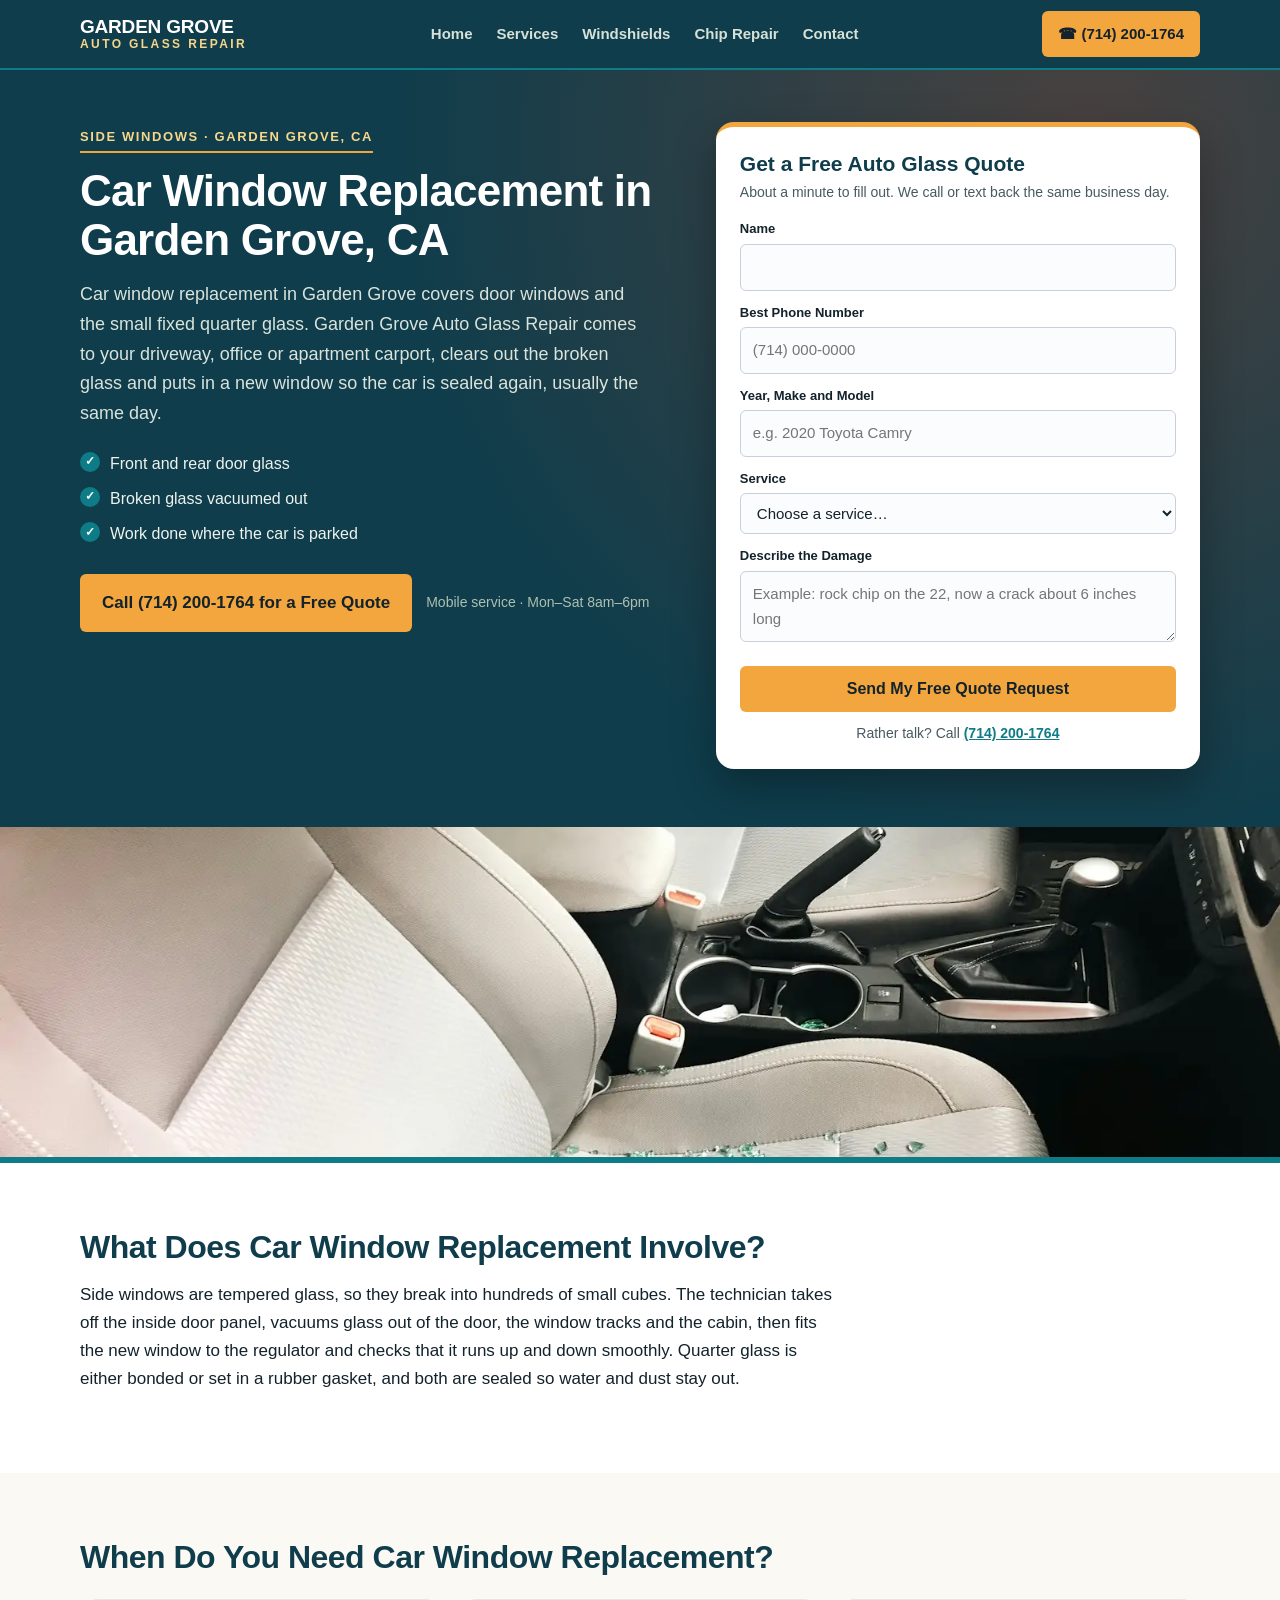
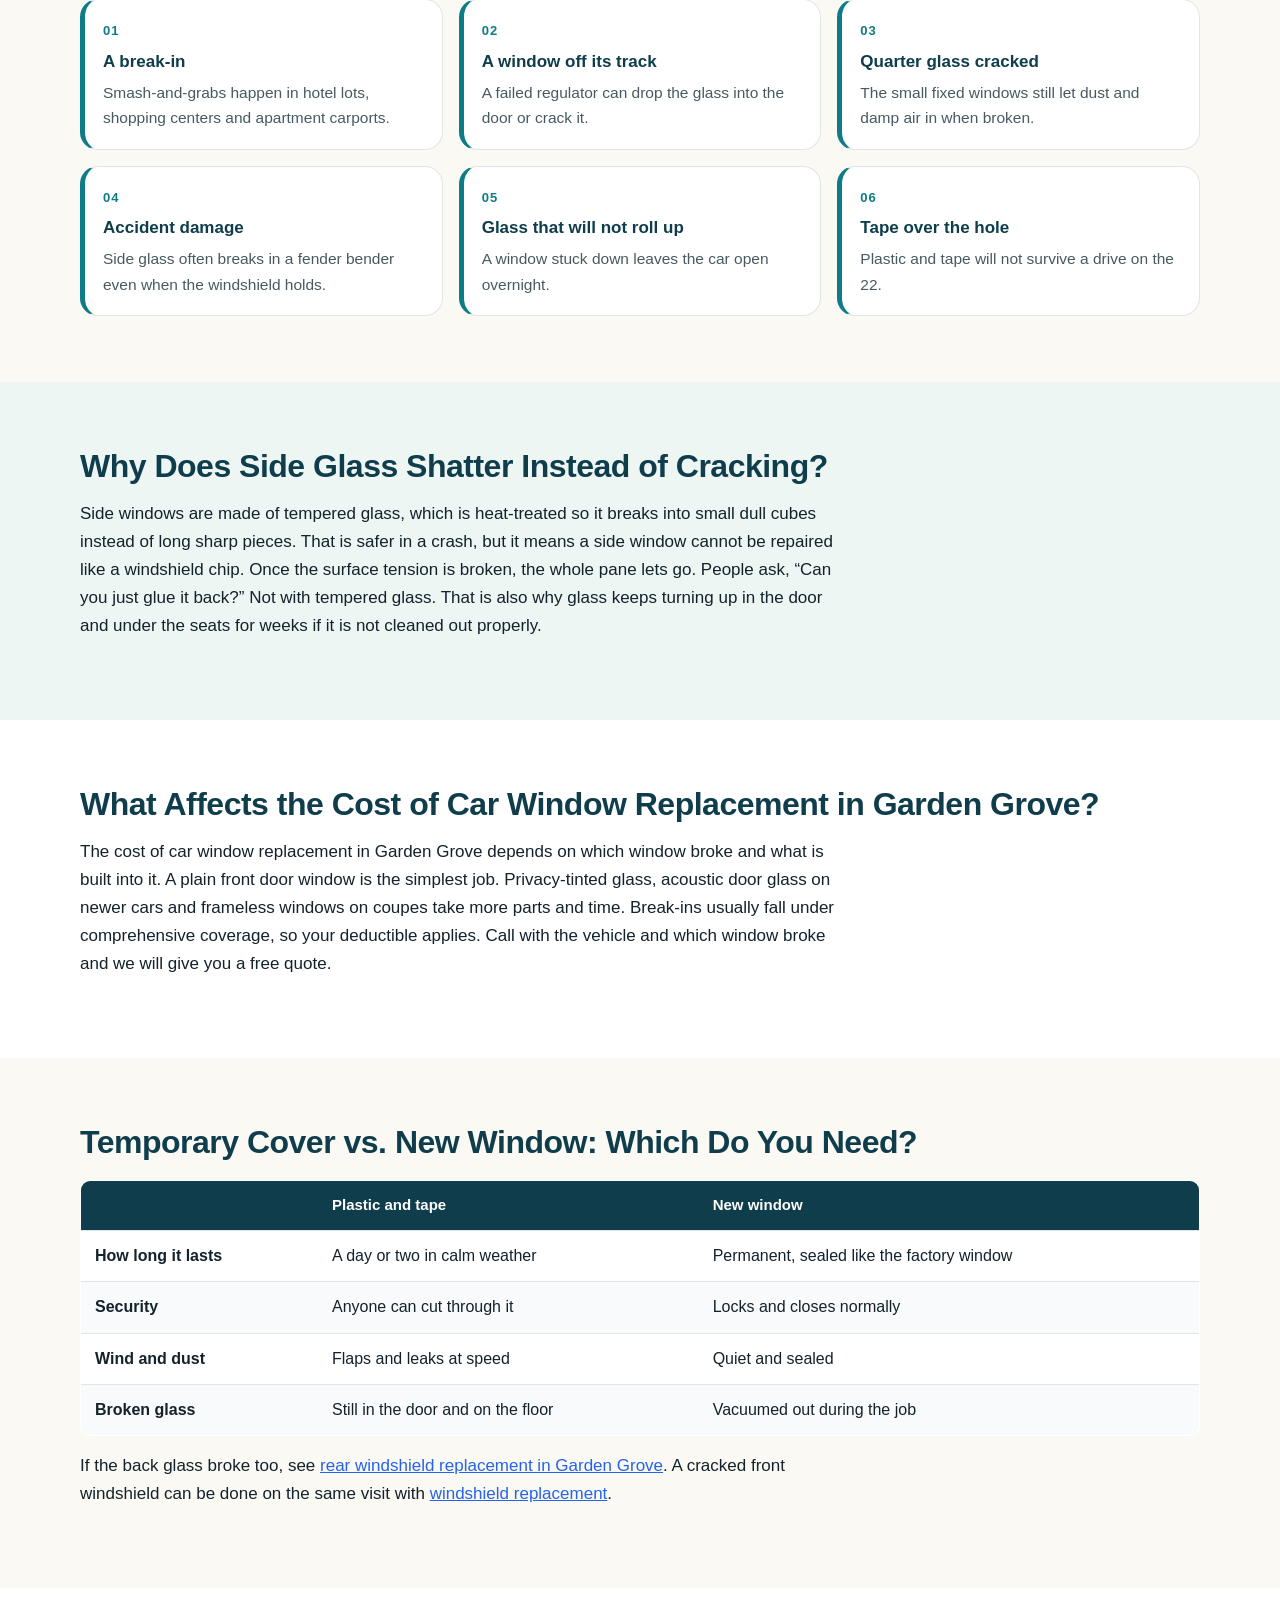
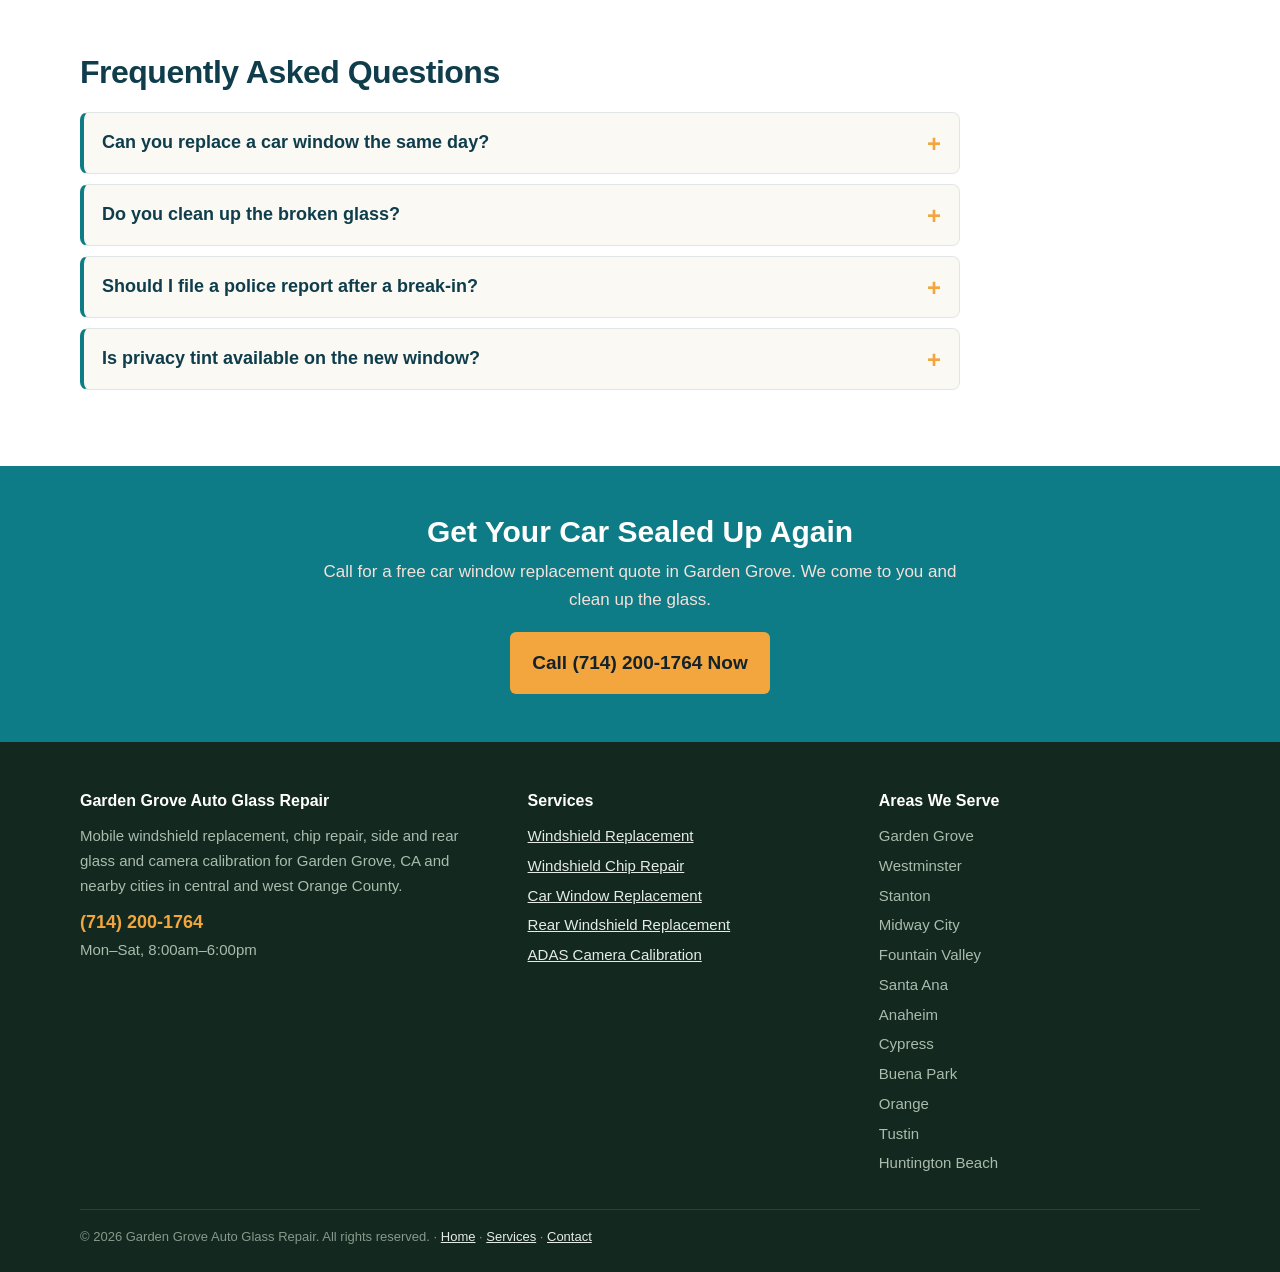
<file: car-window-replacement-garden-grove.html>
<!DOCTYPE html>
<html lang="en">
<head>
<meta charset="utf-8">
<meta name="viewport" content="width=device-width, initial-scale=1">
<title>Car Window Replacement in Garden Grove, CA | Mobile</title>
<meta name="description" content="Car window replacement in Garden Grove, CA. Door and quarter glass replaced at your home or work, with the broken glass cleaned out of the car.">
<link rel="canonical" href="https://www.gardengroveautoglass.com/car-window-replacement-garden-grove.html">
<meta property="og:title" content="Car Window Replacement in Garden Grove, CA | Mobile">
<meta property="og:description" content="Car window replacement in Garden Grove, CA. Door and quarter glass replaced at your home or work, with the broken glass cleaned out of the car.">
<meta property="og:type" content="website">
<meta property="og:url" content="https://www.gardengroveautoglass.com/car-window-replacement-garden-grove.html">
<meta property="og:image" content="https://www.gardengroveautoglass.com/broken-car-window-glass-on-seat.webp">
<link rel="stylesheet" href="styles.css">
<script type="application/ld+json">{
 "@context": "https://schema.org",
 "@type": "LocalBusiness",
 "name": "Garden Grove Auto Glass Repair",
 "telephone": "(714) 200-1764",
 "url": "https://www.gardengroveautoglass.com/",
 "image": "https://www.gardengroveautoglass.com/garden-grove-windshield-replacement-driveway.webp",
 "address": {
  "@type": "PostalAddress",
  "streetAddress": "10662 Stanford Ave Suite B",
  "addressLocality": "Garden Grove",
  "addressRegion": "CA",
  "postalCode": "92840",
  "addressCountry": "US"
 },
 "areaServed": [
  "Garden Grove, CA",
  "Westminster, CA",
  "Stanton, CA",
  "Midway City, CA",
  "Fountain Valley, CA",
  "Santa Ana, CA",
  "Anaheim, CA",
  "Cypress, CA",
  "Buena Park, CA",
  "Orange, CA",
  "Tustin, CA",
  "Huntington Beach, CA"
 ],
 "description": "Car Window Replacement in Garden Grove, CA",
 "openingHours": "Mo-Sa 08:00-18:00"
}</script>
<script type="application/ld+json">{
 "@context": "https://schema.org",
 "@type": "FAQPage",
 "mainEntity": [
  {
   "@type": "Question",
   "name": "Can you replace a car window the same day?",
   "acceptedAnswer": {
    "@type": "Answer",
    "text": "Often yes, as long as the glass for your vehicle is in stock nearby. Common door windows usually are. Less common quarter glass may take a day or two to arrive."
   }
  },
  {
   "@type": "Question",
   "name": "Do you clean up the broken glass?",
   "acceptedAnswer": {
    "@type": "Answer",
    "text": "Yes. The technician vacuums glass out of the door, the window track, the seats and the floor. Tempered glass hides in seat seams, so it is worth doing properly."
   }
  },
  {
   "@type": "Question",
   "name": "Should I file a police report after a break-in?",
   "acceptedAnswer": {
    "@type": "Answer",
    "text": "Many insurers ask for one with a break-in claim, and it helps if anything was stolen. Garden Grove Police take non-emergency reports, and we can still replace the window before the claim is settled."
   }
  },
  {
   "@type": "Question",
   "name": "Is privacy tint available on the new window?",
   "acceptedAnswer": {
    "@type": "Answer",
    "text": "Factory privacy glass is ordered to match your other windows. California only allows very light tint on front side windows, so we match factory glass rather than add dark film."
   }
  }
 ]
}</script>
</head>
<body>
<!-- NAV -->
<header class="nav">
  <div class="wrap nav-in">
    <a class="brand" href="/">Garden Grove<span>Auto Glass Repair</span></a>
    <ul class="links">
      <li><a href="/">Home</a></li>
      <li><a href="services.html">Services</a></li>
      <li><a href="windshield-replacement-garden-grove.html">Windshields</a></li>
      <li><a href="windshield-chip-repair-garden-grove.html">Chip Repair</a></li>
      <li><a href="contact.html">Contact</a></li>
    </ul>
    <a class="nav-call" href="tel:+17142001764">&#9742; (714) 200-1764</a>
  </div>
</header>
<!-- HERO -->
<section class="hero">
  <div class="wrap hero-grid">
    <div>
      <span class="tag">Side Windows &middot; Garden Grove, CA</span>
      <h1>Car Window Replacement in Garden Grove, CA</h1>
      <p class="lead">Car window replacement in Garden Grove covers door windows and the small fixed quarter glass. Garden Grove Auto Glass Repair comes to your driveway, office or apartment carport, clears out the broken glass and puts in a new window so the car is sealed again, usually the same day.</p>
      <ul class="hero-points"><li>Front and rear door glass</li><li>Broken glass vacuumed out</li><li>Work done where the car is parked</li></ul>
      <div class="call-big">
        <a class="btn btn-sun" href="tel:+17142001764">Call (714) 200-1764 for a Free Quote</a>
        <small>Mobile service &middot; Mon&ndash;Sat 8am&ndash;6pm</small>
      </div>
    </div>
    <div>
      <form class="quote" action="https://formspree.io/f/mjywgnqw" method="POST">
        <h2>Get a Free Auto Glass Quote</h2>
        <p class="sub">About a minute to fill out. We call or text back the same business day.</p>
        <input type="hidden" name="_subject" value="New lead - Auto Glass Garden Grove (Car Window Replacement)">
        <div class="field"><label for="q-name">Name</label><input id="q-name" name="name" type="text" autocomplete="name" required></div>
        <div class="field"><label for="q-phone">Best Phone Number</label><input id="q-phone" name="phone" type="tel" autocomplete="tel" placeholder="(714) 000-0000" required></div>
        <div class="field"><label for="q-vehicle">Year, Make and Model</label><input id="q-vehicle" name="vehicle" type="text" placeholder="e.g. 2020 Toyota Camry"></div>
        <div class="field"><label for="q-service">Service</label><select id="q-service" name="service"><option value="">Choose a service&hellip;</option><option>Windshield Replacement</option><option>Windshield Chip Repair</option><option>Car Window Replacement</option><option>Rear Windshield Replacement</option><option>ADAS Camera Calibration</option><option>Something else / not sure</option></select></div>
        <div class="field"><label for="q-details">Describe the Damage</label><textarea id="q-details" name="details" placeholder="Example: rock chip on the 22, now a crack about 6 inches long"></textarea></div>
        <input type="text" name="_gotcha" style="display:none" tabindex="-1" autocomplete="off">
        <button type="submit">Send My Free Quote Request</button>
        <p class="alt">Rather talk? Call <a href="tel:+17142001764">(714) 200-1764</a></p>
      </form>
    </div>
  </div>
</section>
<div class="band short"><img src="broken-car-window-glass-on-seat.webp" alt="Car window replacement in Garden Grove after side glass shattered onto the seat" width="1600" height="900"></div>

<section class="sec alt">
  <div class="wrap">
    <h2>What Does Car Window Replacement Involve?</h2>
    <p>Side windows are tempered glass, so they break into hundreds of small cubes. The technician takes off the inside door panel, vacuums glass out of the door, the window tracks and the cabin, then fits the new window to the regulator and checks that it runs up and down smoothly. Quarter glass is either bonded or set in a rubber gasket, and both are sealed so water and dust stay out.</p>
  </div>
</section>

<section class="sec">
  <div class="wrap">
    <h2>When Do You Need Car Window Replacement?</h2>
    <div class="signs"><div class="sign"><strong>A break-in</strong><p>Smash-and-grabs happen in hotel lots, shopping centers and apartment carports.</p></div><div class="sign"><strong>A window off its track</strong><p>A failed regulator can drop the glass into the door or crack it.</p></div><div class="sign"><strong>Quarter glass cracked</strong><p>The small fixed windows still let dust and damp air in when broken.</p></div><div class="sign"><strong>Accident damage</strong><p>Side glass often breaks in a fender bender even when the windshield holds.</p></div><div class="sign"><strong>Glass that will not roll up</strong><p>A window stuck down leaves the car open overnight.</p></div><div class="sign"><strong>Tape over the hole</strong><p>Plastic and tape will not survive a drive on the 22.</p></div></div>
  </div>
</section>

<section class="sec coq">
  <div class="wrap">
    <h2>Why Does Side Glass Shatter Instead of Cracking?</h2>
    <p>Side windows are made of tempered glass, which is heat-treated so it breaks into small dull cubes instead of long sharp pieces. That is safer in a crash, but it means a side window cannot be repaired like a windshield chip. Once the surface tension is broken, the whole pane lets go. People ask, &ldquo;Can you just glue it back?&rdquo; Not with tempered glass. That is also why glass keeps turning up in the door and under the seats for weeks if it is not cleaned out properly.</p>
  </div>
</section>

<section class="sec alt">
  <div class="wrap">
    <h2>What Affects the Cost of Car Window Replacement in Garden Grove?</h2>
    <p>The cost of car window replacement in Garden Grove depends on which window broke and what is built into it. A plain front door window is the simplest job. Privacy-tinted glass, acoustic door glass on newer cars and frameless windows on coupes take more parts and time. Break-ins usually fall under comprehensive coverage, so your deductible applies. Call with the vehicle and which window broke and we will give you a free quote.</p>
  </div>
</section>

<section class="sec">
  <div class="wrap">
    <h2>Temporary Cover vs. New Window: Which Do You Need?</h2>
    <table class="cmp"><thead><tr><th></th><th>Plastic and tape</th><th>New window</th></tr></thead><tbody><tr><td><strong>How long it lasts</strong></td><td>A day or two in calm weather</td><td>Permanent, sealed like the factory window</td></tr><tr><td><strong>Security</strong></td><td>Anyone can cut through it</td><td>Locks and closes normally</td></tr><tr><td><strong>Wind and dust</strong></td><td>Flaps and leaks at speed</td><td>Quiet and sealed</td></tr><tr><td><strong>Broken glass</strong></td><td>Still in the door and on the floor</td><td>Vacuumed out during the job</td></tr></tbody></table>
    <p style="margin-top:16px;">If the back glass broke too, see <a class="body-link" href="rear-windshield-replacement-garden-grove.html" style="color: #2563eb; text-decoration: underline;">rear windshield replacement in Garden Grove</a>. A cracked front windshield can be done on the same visit with <a class="body-link" href="windshield-replacement-garden-grove.html" style="color: #2563eb; text-decoration: underline;">windshield replacement</a>.</p>
  </div>
</section>

<section class="sec alt">
  <div class="wrap">
    <h2>Frequently Asked Questions</h2>
    <div class="faq"><details><summary><h3>Can you replace a car window the same day?</h3></summary><div class="ans"><p>Often yes, as long as the glass for your vehicle is in stock nearby. Common door windows usually are. Less common quarter glass may take a day or two to arrive.</p></div></details><details><summary><h3>Do you clean up the broken glass?</h3></summary><div class="ans"><p>Yes. The technician vacuums glass out of the door, the window track, the seats and the floor. Tempered glass hides in seat seams, so it is worth doing properly.</p></div></details><details><summary><h3>Should I file a police report after a break-in?</h3></summary><div class="ans"><p>Many insurers ask for one with a break-in claim, and it helps if anything was stolen. Garden Grove Police take non-emergency reports, and we can still replace the window before the claim is settled.</p></div></details><details><summary><h3>Is privacy tint available on the new window?</h3></summary><div class="ans"><p>Factory privacy glass is ordered to match your other windows. California only allows very light tint on front side windows, so we match factory glass rather than add dark film.</p></div></details></div>
  </div>
</section>
<!-- CTA -->
<section class="cta">
  <div class="wrap">
    <h2>Get Your Car Sealed Up Again</h2>
    <p>Call for a free car window replacement quote in Garden Grove. We come to you and clean up the glass.</p>
    <a class="btn btn-pine" href="tel:+17142001764">Call (714) 200-1764 Now</a>
  </div>
</section>
<!-- FOOTER -->
<footer class="foot">
  <div class="wrap">
    <div class="foot-grid">
      <div>
        <h4>Garden Grove Auto Glass Repair</h4>
        <p>Mobile windshield replacement, chip repair, side and rear glass and camera calibration for Garden Grove, CA and nearby cities in central and west Orange County.</p>
        <p style="margin-top:10px;"><a class="tel" href="tel:+17142001764">(714) 200-1764</a></p>
        <p>Mon&ndash;Sat, 8:00am&ndash;6:00pm</p>
      </div>
      <div>
        <h4>Services</h4>
        <ul><li><a href="windshield-replacement-garden-grove.html">Windshield Replacement</a></li><li><a href="windshield-chip-repair-garden-grove.html">Windshield Chip Repair</a></li><li><a href="car-window-replacement-garden-grove.html">Car Window Replacement</a></li><li><a href="rear-windshield-replacement-garden-grove.html">Rear Windshield Replacement</a></li><li><a href="adas-calibration-garden-grove.html">ADAS Camera Calibration</a></li></ul>
      </div>
      <div>
        <h4>Areas We Serve</h4>
        <ul><li>Garden Grove</li><li>Westminster</li><li>Stanton</li><li>Midway City</li><li>Fountain Valley</li><li>Santa Ana</li><li>Anaheim</li><li>Cypress</li><li>Buena Park</li><li>Orange</li><li>Tustin</li><li>Huntington Beach</li></ul>
      </div>
    </div>
    <p class="copy">&copy; 2026 Garden Grove Auto Glass Repair. All rights reserved. &middot; <a href="/">Home</a> &middot; <a href="services.html">Services</a> &middot; <a href="contact.html">Contact</a></p>
  </div>
</footer>
</body>
</html>
</file>
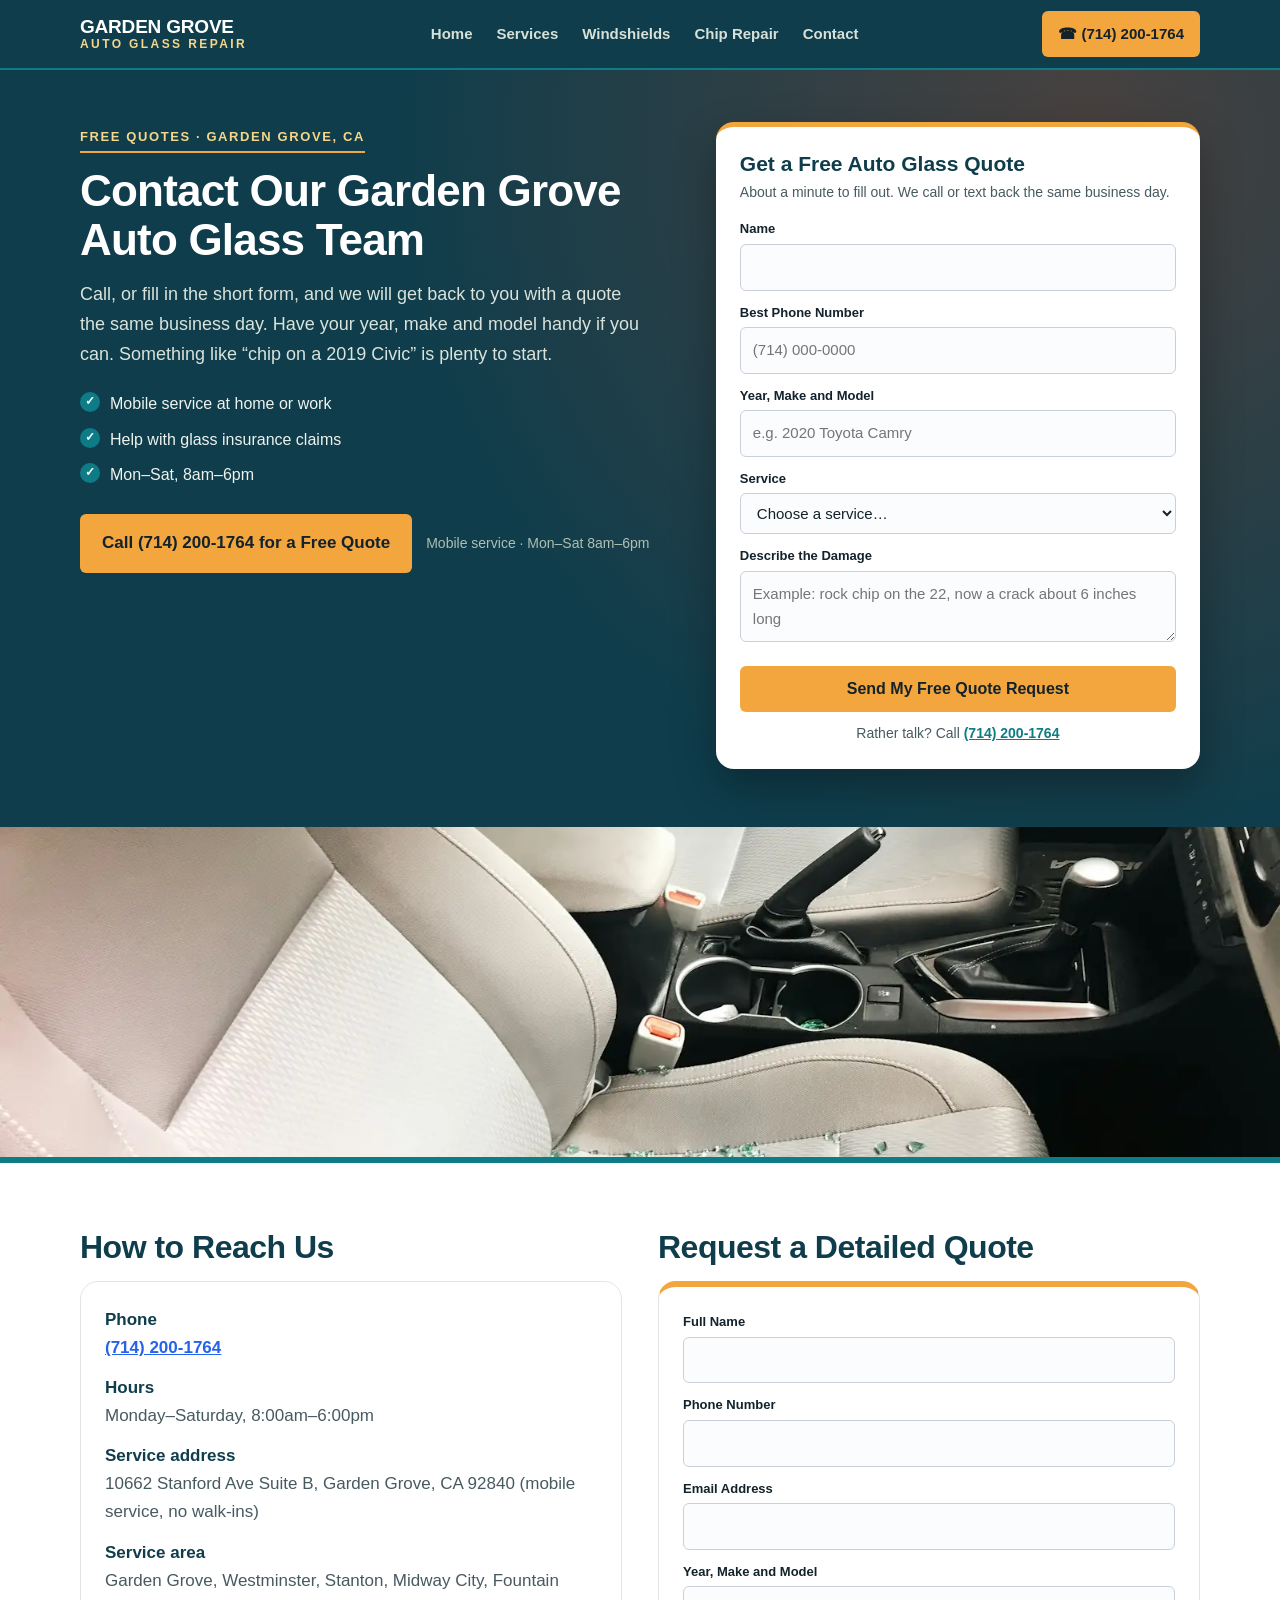
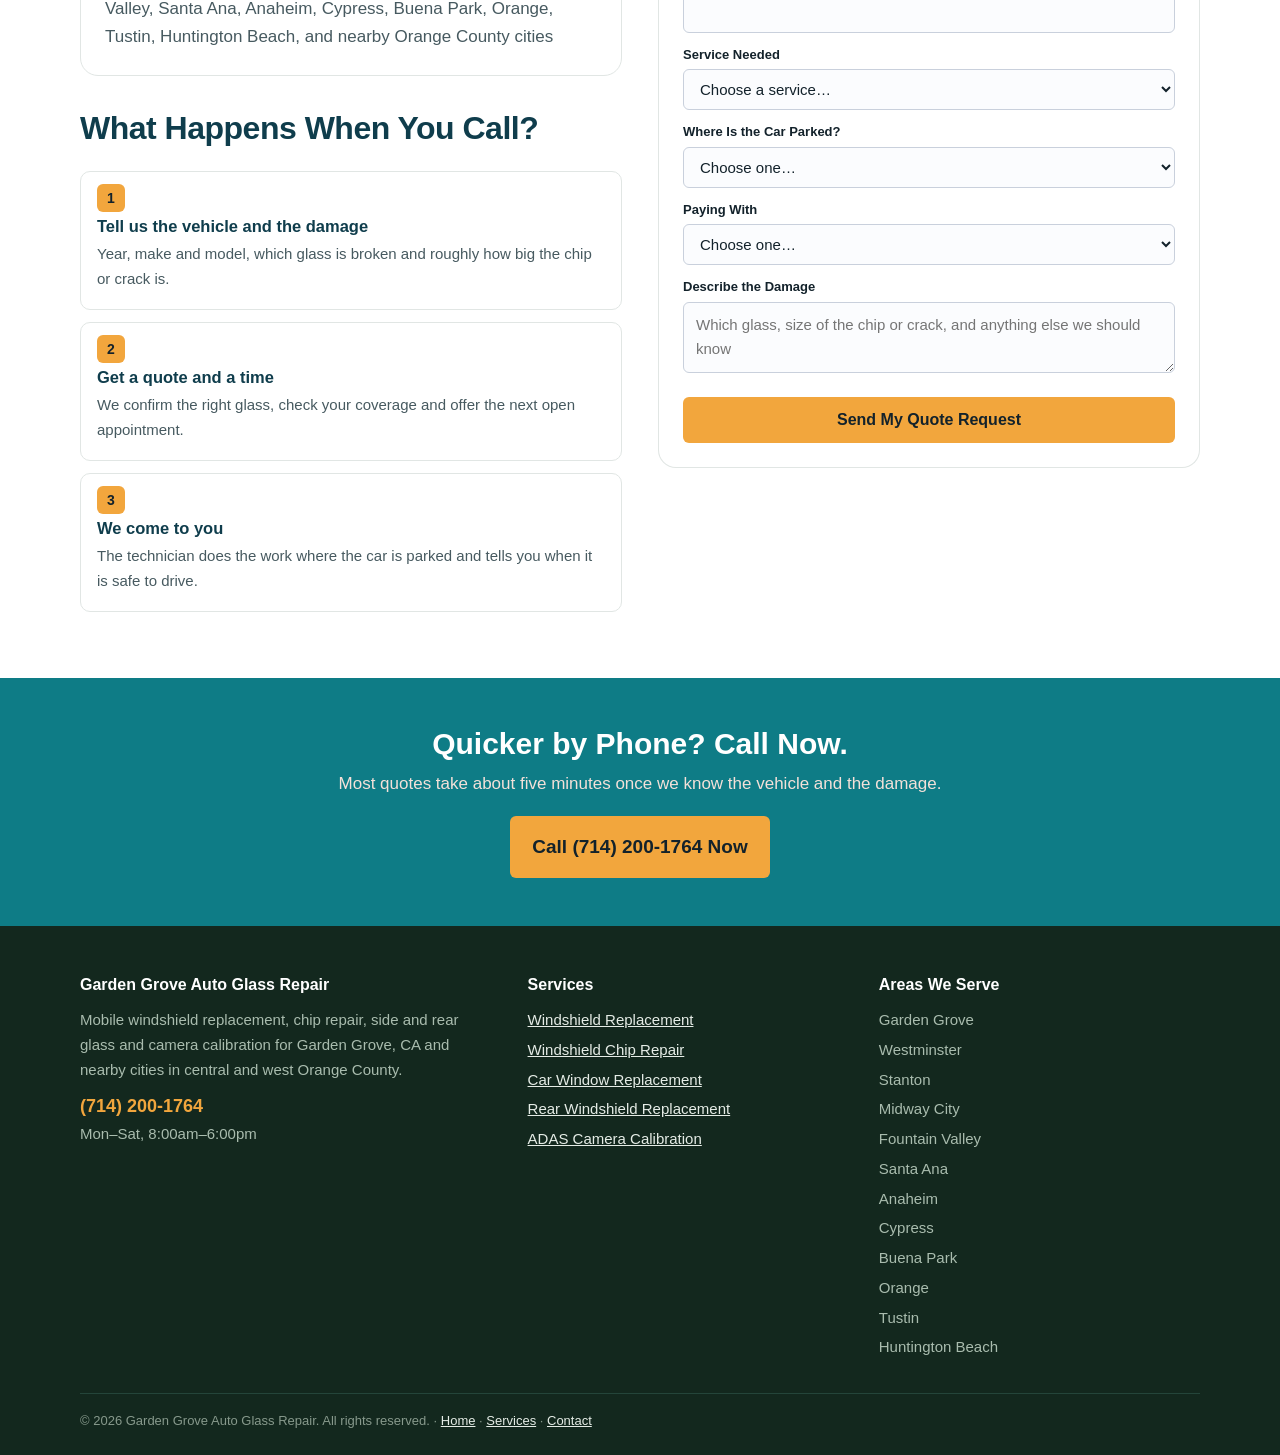
<file: contact.html>
<!DOCTYPE html>
<html lang="en">
<head>
<meta charset="utf-8">
<meta name="viewport" content="width=device-width, initial-scale=1">
<title>Contact Garden Grove Auto Glass Repair | Free Quotes</title>
<meta name="description" content="Call (714) 200-1764 or send the form for a free auto glass quote in Garden Grove, CA. Mobile windshield and window service, Mon-Sat 8am-6pm.">
<link rel="canonical" href="https://www.gardengroveautoglass.com/contact.html">
<meta property="og:title" content="Contact Garden Grove Auto Glass Repair | Free Quotes">
<meta property="og:description" content="Call (714) 200-1764 or send the form for a free auto glass quote in Garden Grove, CA. Mobile windshield and window service, Mon-Sat 8am-6pm.">
<meta property="og:type" content="website">
<meta property="og:url" content="https://www.gardengroveautoglass.com/contact.html">
<meta property="og:image" content="https://www.gardengroveautoglass.com/broken-car-window-glass-on-seat.webp">
<link rel="stylesheet" href="styles.css">
<script type="application/ld+json">{
 "@context": "https://schema.org",
 "@type": "LocalBusiness",
 "name": "Garden Grove Auto Glass Repair",
 "telephone": "(714) 200-1764",
 "url": "https://www.gardengroveautoglass.com/",
 "image": "https://www.gardengroveautoglass.com/garden-grove-windshield-replacement-driveway.webp",
 "address": {
  "@type": "PostalAddress",
  "streetAddress": "10662 Stanford Ave Suite B",
  "addressLocality": "Garden Grove",
  "addressRegion": "CA",
  "postalCode": "92840",
  "addressCountry": "US"
 },
 "areaServed": [
  "Garden Grove, CA",
  "Westminster, CA",
  "Stanton, CA",
  "Midway City, CA",
  "Fountain Valley, CA",
  "Santa Ana, CA",
  "Anaheim, CA",
  "Cypress, CA",
  "Buena Park, CA",
  "Orange, CA",
  "Tustin, CA",
  "Huntington Beach, CA"
 ],
 "description": "Contact Garden Grove Auto Glass Repair for mobile auto glass service in Garden Grove, CA",
 "openingHours": "Mo-Sa 08:00-18:00"
}</script>
</head>
<body>
<!-- NAV -->
<header class="nav">
  <div class="wrap nav-in">
    <a class="brand" href="/">Garden Grove<span>Auto Glass Repair</span></a>
    <ul class="links">
      <li><a href="/">Home</a></li>
      <li><a href="services.html">Services</a></li>
      <li><a href="windshield-replacement-garden-grove.html">Windshields</a></li>
      <li><a href="windshield-chip-repair-garden-grove.html">Chip Repair</a></li>
      <li><a href="contact.html">Contact</a></li>
    </ul>
    <a class="nav-call" href="tel:+17142001764">&#9742; (714) 200-1764</a>
  </div>
</header>
<!-- HERO -->
<section class="hero">
  <div class="wrap hero-grid">
    <div>
      <span class="tag">Free Quotes &middot; Garden Grove, CA</span>
      <h1>Contact Our Garden Grove Auto Glass Team</h1>
      <p class="lead">Call, or fill in the short form, and we will get back to you with a quote the same business day. Have your year, make and model handy if you can. Something like &ldquo;chip on a 2019 Civic&rdquo; is plenty to start.</p>
      <ul class="hero-points"><li>Mobile service at home or work</li><li>Help with glass insurance claims</li><li>Mon&ndash;Sat, 8am&ndash;6pm</li></ul>
      <div class="call-big">
        <a class="btn btn-sun" href="tel:+17142001764">Call (714) 200-1764 for a Free Quote</a>
        <small>Mobile service &middot; Mon&ndash;Sat 8am&ndash;6pm</small>
      </div>
    </div>
    <div>
      <form class="quote" action="https://formspree.io/f/mjywgnqw" method="POST">
        <h2>Get a Free Auto Glass Quote</h2>
        <p class="sub">About a minute to fill out. We call or text back the same business day.</p>
        <input type="hidden" name="_subject" value="New lead - Auto Glass Garden Grove (contact hero)">
        <div class="field"><label for="q-name">Name</label><input id="q-name" name="name" type="text" autocomplete="name" required></div>
        <div class="field"><label for="q-phone">Best Phone Number</label><input id="q-phone" name="phone" type="tel" autocomplete="tel" placeholder="(714) 000-0000" required></div>
        <div class="field"><label for="q-vehicle">Year, Make and Model</label><input id="q-vehicle" name="vehicle" type="text" placeholder="e.g. 2020 Toyota Camry"></div>
        <div class="field"><label for="q-service">Service</label><select id="q-service" name="service"><option value="">Choose a service&hellip;</option><option>Windshield Replacement</option><option>Windshield Chip Repair</option><option>Car Window Replacement</option><option>Rear Windshield Replacement</option><option>ADAS Camera Calibration</option><option>Something else / not sure</option></select></div>
        <div class="field"><label for="q-details">Describe the Damage</label><textarea id="q-details" name="details" placeholder="Example: rock chip on the 22, now a crack about 6 inches long"></textarea></div>
        <input type="text" name="_gotcha" style="display:none" tabindex="-1" autocomplete="off">
        <button type="submit">Send My Free Quote Request</button>
        <p class="alt">Rather talk? Call <a href="tel:+17142001764">(714) 200-1764</a></p>
      </form>
    </div>
  </div>
</section>
<div class="band short"><img src="broken-car-window-glass-on-seat.webp" alt="Car window replacement in Garden Grove after broken glass landed on the seat" width="1600" height="900"></div>

<section class="sec alt">
  <div class="wrap info-grid">
    <div>
      <h2>How to Reach Us</h2>
      <dl class="info">
        <dt>Phone</dt><dd><a href="tel:+17142001764" style="color:#2563eb;text-decoration:underline;font-weight:700;">(714) 200-1764</a></dd>
        <dt>Hours</dt><dd>Monday&ndash;Saturday, 8:00am&ndash;6:00pm</dd>
        <dt>Service address</dt><dd>10662 Stanford Ave Suite B, Garden Grove, CA 92840 (mobile service, no walk-ins)</dd>
        <dt>Service area</dt><dd>Garden Grove, Westminster, Stanton, Midway City, Fountain Valley, Santa Ana, Anaheim, Cypress, Buena Park, Orange, Tustin, Huntington Beach, and nearby Orange County cities</dd>
      </dl>
      <h2 style="margin-top:34px;">What Happens When You Call?</h2>
      <ol class="steps three">
        <li data-n="1"><strong>Tell us the vehicle and the damage</strong><p>Year, make and model, which glass is broken and roughly how big the chip or crack is.</p></li>
        <li data-n="2"><strong>Get a quote and a time</strong><p>We confirm the right glass, check your coverage and offer the next open appointment.</p></li>
        <li data-n="3"><strong>We come to you</strong><p>The technician does the work where the car is parked and tells you when it is safe to drive.</p></li>
      </ol>
    </div>
    <div>
      <h2>Request a Detailed Quote</h2>
      <form class="form-full" action="https://formspree.io/f/mjywgnqw" method="POST">
        <input type="hidden" name="_subject" value="New lead - Auto Glass Garden Grove (contact form)">
        <div class="field"><label for="c-name">Full Name</label><input id="c-name" name="name" type="text" autocomplete="name" required></div>
        <div class="field"><label for="c-phone">Phone Number</label><input id="c-phone" name="phone" type="tel" autocomplete="tel" required></div>
        <div class="field"><label for="c-email">Email Address</label><input id="c-email" name="email" type="email" autocomplete="email"></div>
        <div class="field"><label for="c-vehicle">Year, Make and Model</label><input id="c-vehicle" name="vehicle" type="text"></div>
        <div class="field"><label for="c-service">Service Needed</label><select id="c-service" name="service"><option value="">Choose a service&hellip;</option><option>Windshield Replacement</option><option>Windshield Chip Repair</option><option>Car Window Replacement</option><option>Rear Windshield Replacement</option><option>ADAS Camera Calibration</option><option>Something else / not sure</option></select></div>
        <div class="field"><label for="c-where">Where Is the Car Parked?</label><select id="c-where" name="location"><option value="">Choose one&hellip;</option><option>House driveway or garage</option><option>Apartment or condo parking</option><option>Workplace</option><option>Other</option></select></div>
        <div class="field"><label for="c-insurance">Paying With</label><select id="c-insurance" name="payment"><option value="">Choose one&hellip;</option><option>Insurance claim</option><option>Paying myself</option><option>Not sure</option></select></div>
        <div class="field"><label for="c-msg">Describe the Damage</label><textarea id="c-msg" name="message" placeholder="Which glass, size of the chip or crack, and anything else we should know"></textarea></div>
        <input type="text" name="_gotcha" style="display:none" tabindex="-1" autocomplete="off">
        <button type="submit">Send My Quote Request</button>
      </form>
    </div>
  </div>
</section>
<!-- CTA -->
<section class="cta">
  <div class="wrap">
    <h2>Quicker by Phone? Call Now.</h2>
    <p>Most quotes take about five minutes once we know the vehicle and the damage.</p>
    <a class="btn btn-pine" href="tel:+17142001764">Call (714) 200-1764 Now</a>
  </div>
</section>
<!-- FOOTER -->
<footer class="foot">
  <div class="wrap">
    <div class="foot-grid">
      <div>
        <h4>Garden Grove Auto Glass Repair</h4>
        <p>Mobile windshield replacement, chip repair, side and rear glass and camera calibration for Garden Grove, CA and nearby cities in central and west Orange County.</p>
        <p style="margin-top:10px;"><a class="tel" href="tel:+17142001764">(714) 200-1764</a></p>
        <p>Mon&ndash;Sat, 8:00am&ndash;6:00pm</p>
      </div>
      <div>
        <h4>Services</h4>
        <ul><li><a href="windshield-replacement-garden-grove.html">Windshield Replacement</a></li><li><a href="windshield-chip-repair-garden-grove.html">Windshield Chip Repair</a></li><li><a href="car-window-replacement-garden-grove.html">Car Window Replacement</a></li><li><a href="rear-windshield-replacement-garden-grove.html">Rear Windshield Replacement</a></li><li><a href="adas-calibration-garden-grove.html">ADAS Camera Calibration</a></li></ul>
      </div>
      <div>
        <h4>Areas We Serve</h4>
        <ul><li>Garden Grove</li><li>Westminster</li><li>Stanton</li><li>Midway City</li><li>Fountain Valley</li><li>Santa Ana</li><li>Anaheim</li><li>Cypress</li><li>Buena Park</li><li>Orange</li><li>Tustin</li><li>Huntington Beach</li></ul>
      </div>
    </div>
    <p class="copy">&copy; 2026 Garden Grove Auto Glass Repair. All rights reserved. &middot; <a href="/">Home</a> &middot; <a href="services.html">Services</a> &middot; <a href="contact.html">Contact</a></p>
  </div>
</footer>
</body>
</html>
</file>
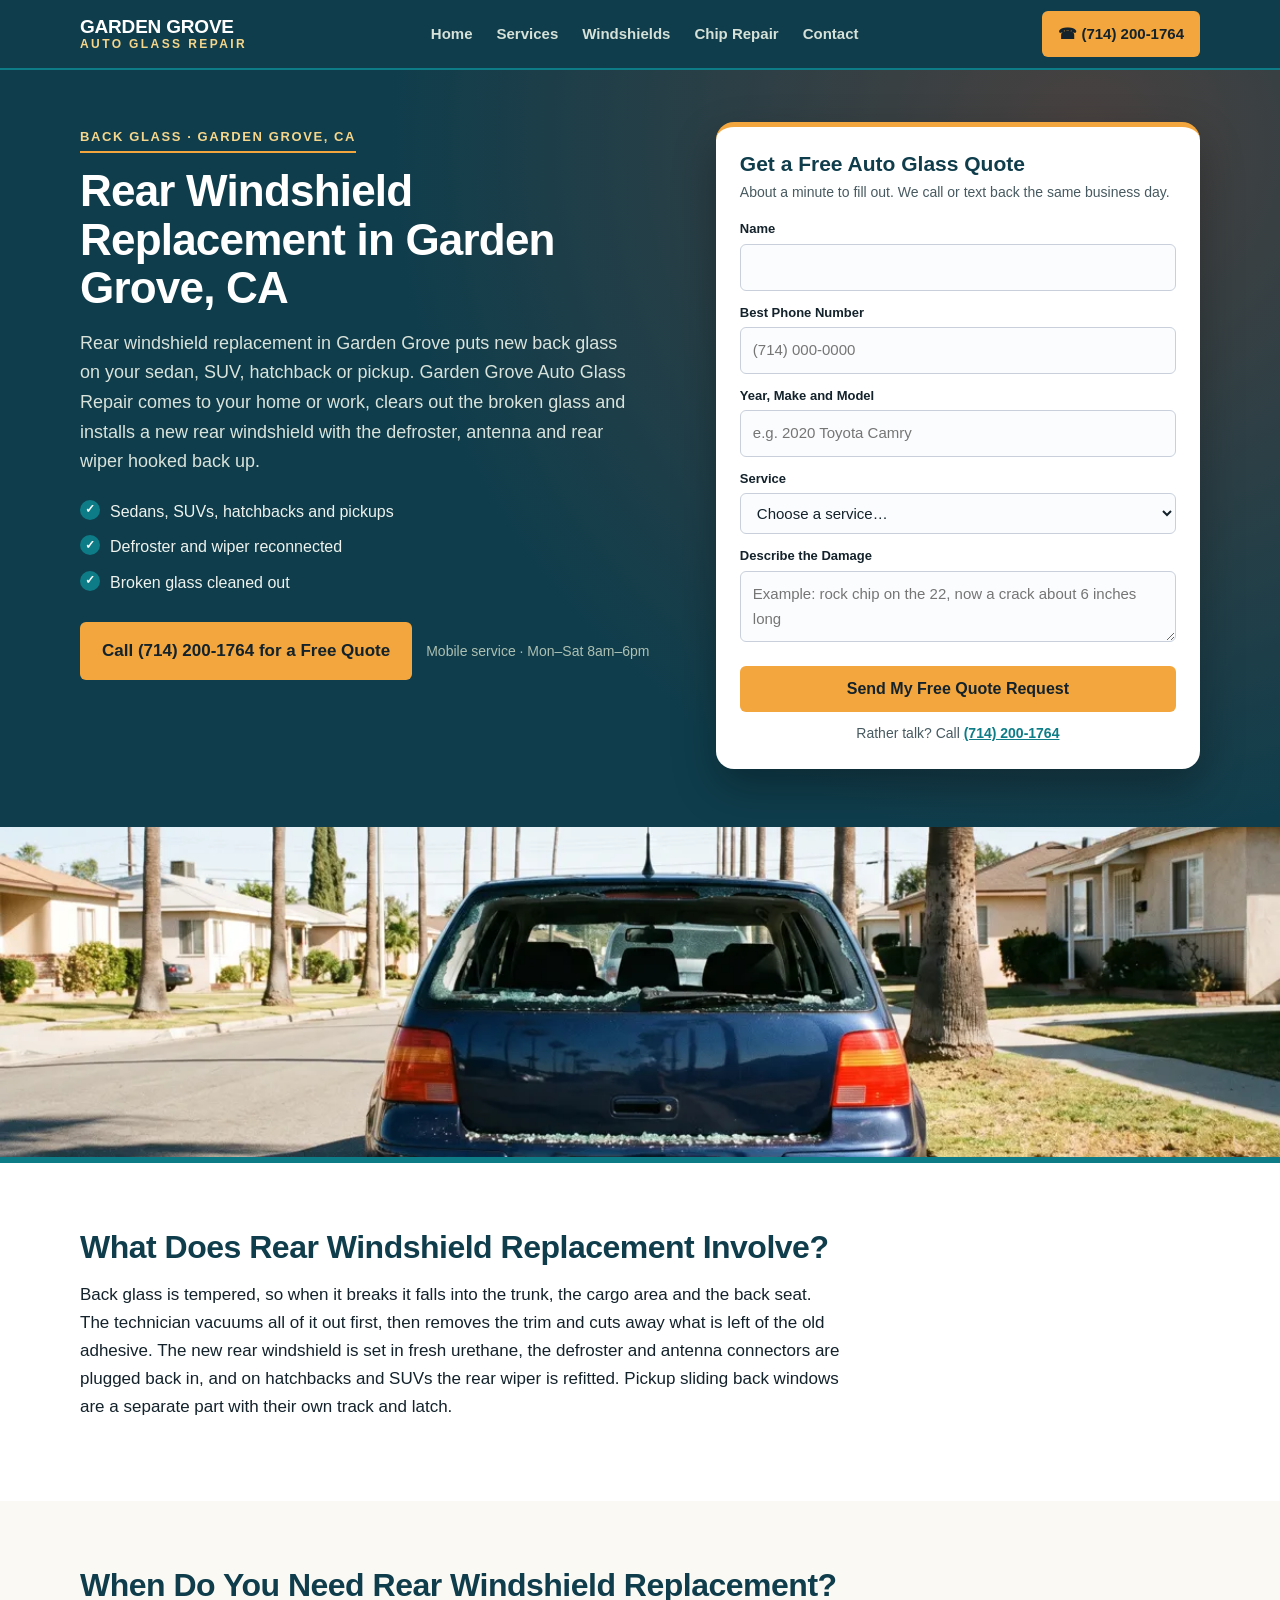
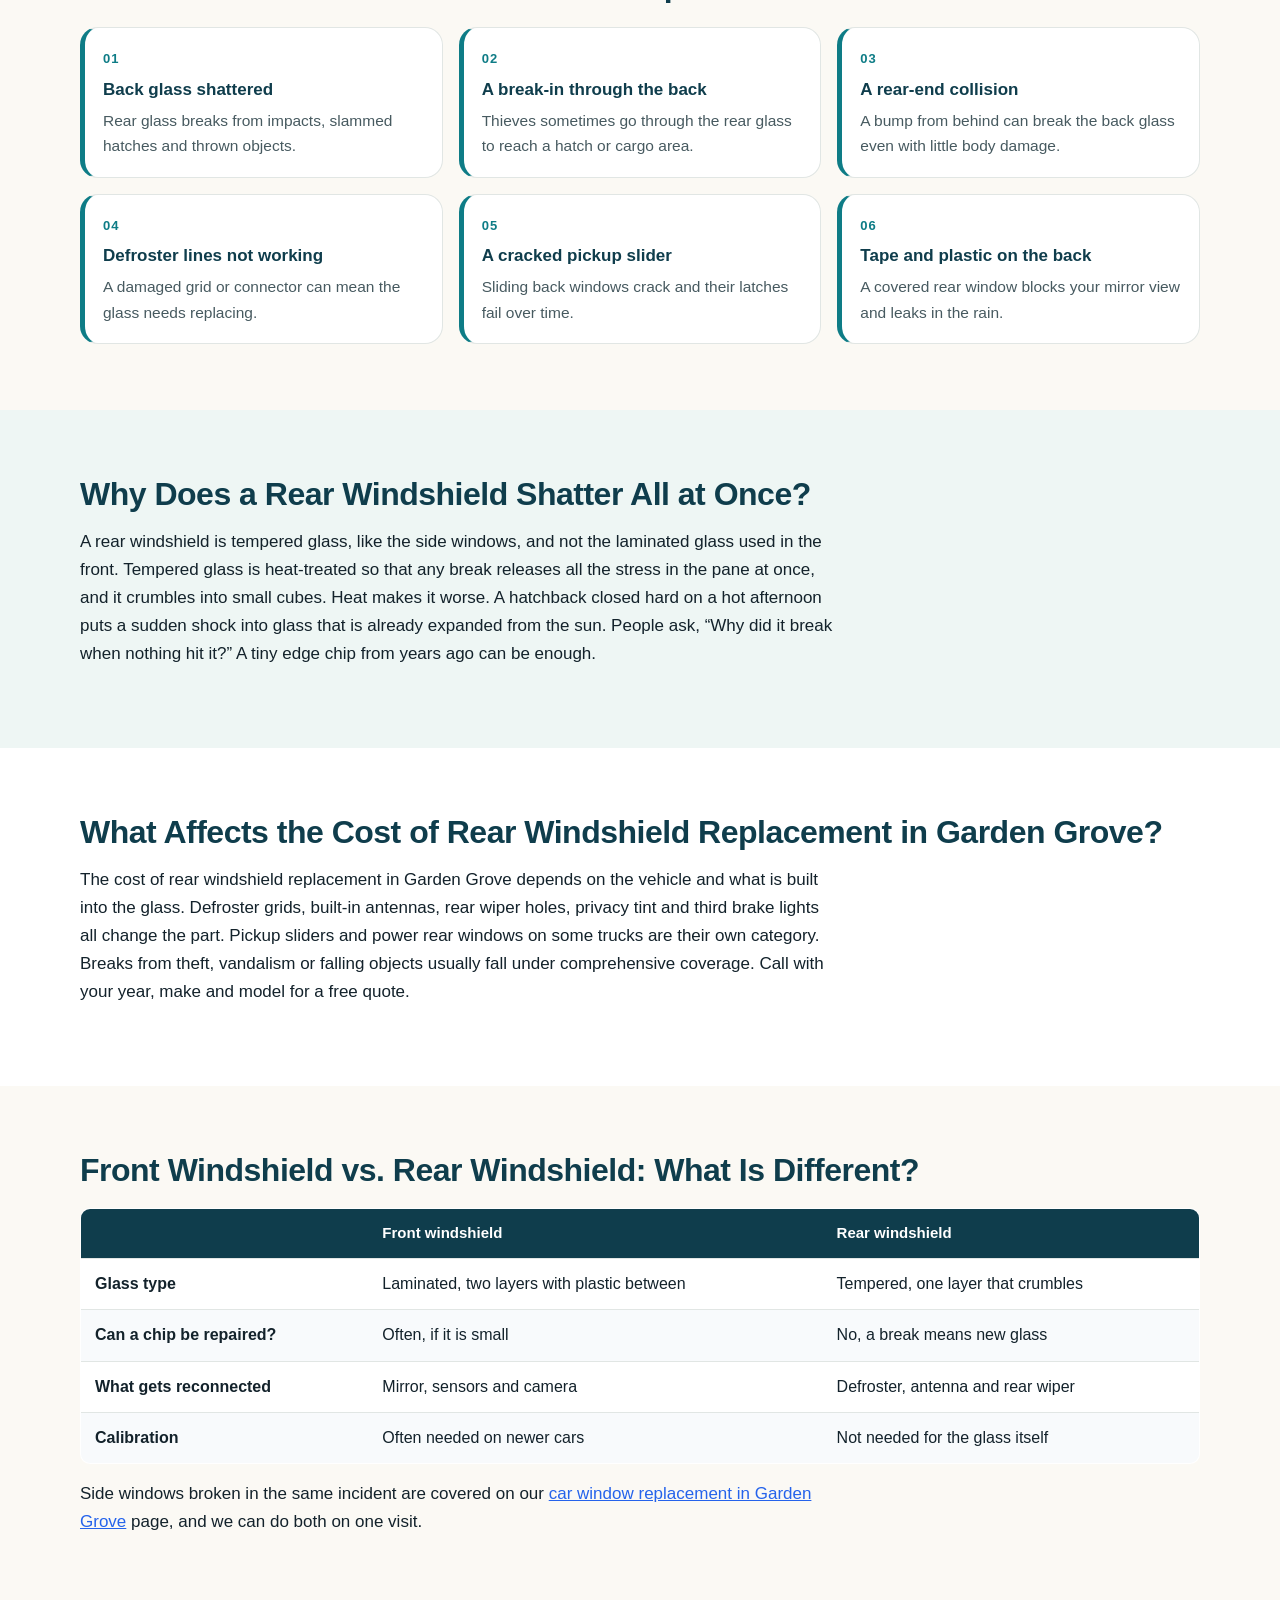
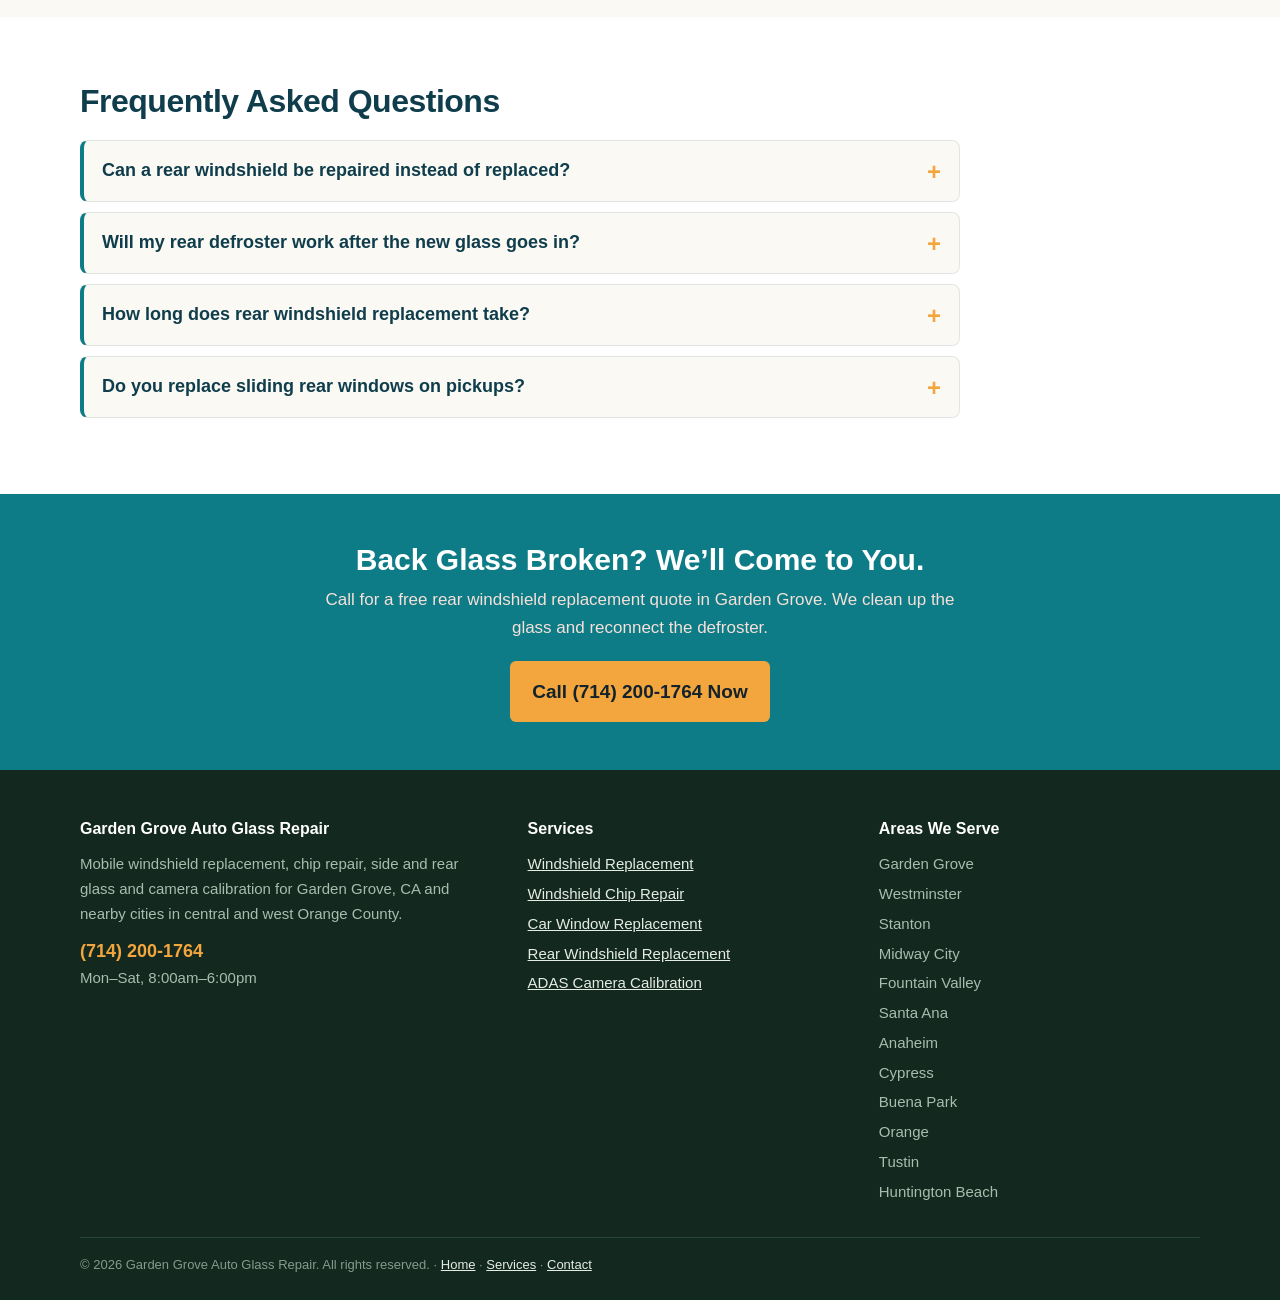
<file: rear-windshield-replacement-garden-grove.html>
<!DOCTYPE html>
<html lang="en">
<head>
<meta charset="utf-8">
<meta name="viewport" content="width=device-width, initial-scale=1">
<title>Rear Windshield Replacement Garden Grove, CA | Mobile</title>
<meta name="description" content="Rear windshield replacement in Garden Grove, CA. New back glass for sedans, SUVs and hatchbacks, with defroster and wiper reconnected at your home.">
<link rel="canonical" href="https://www.gardengroveautoglass.com/rear-windshield-replacement-garden-grove.html">
<meta property="og:title" content="Rear Windshield Replacement Garden Grove, CA | Mobile">
<meta property="og:description" content="Rear windshield replacement in Garden Grove, CA. New back glass for sedans, SUVs and hatchbacks, with defroster and wiper reconnected at your home.">
<meta property="og:type" content="website">
<meta property="og:url" content="https://www.gardengroveautoglass.com/rear-windshield-replacement-garden-grove.html">
<meta property="og:image" content="https://www.gardengroveautoglass.com/rear-windshield-shattered-garden-grove-street.webp">
<link rel="stylesheet" href="styles.css">
<script type="application/ld+json">{
 "@context": "https://schema.org",
 "@type": "LocalBusiness",
 "name": "Garden Grove Auto Glass Repair",
 "telephone": "(714) 200-1764",
 "url": "https://www.gardengroveautoglass.com/",
 "image": "https://www.gardengroveautoglass.com/garden-grove-windshield-replacement-driveway.webp",
 "address": {
  "@type": "PostalAddress",
  "streetAddress": "10662 Stanford Ave Suite B",
  "addressLocality": "Garden Grove",
  "addressRegion": "CA",
  "postalCode": "92840",
  "addressCountry": "US"
 },
 "areaServed": [
  "Garden Grove, CA",
  "Westminster, CA",
  "Stanton, CA",
  "Midway City, CA",
  "Fountain Valley, CA",
  "Santa Ana, CA",
  "Anaheim, CA",
  "Cypress, CA",
  "Buena Park, CA",
  "Orange, CA",
  "Tustin, CA",
  "Huntington Beach, CA"
 ],
 "description": "Rear Windshield Replacement in Garden Grove, CA",
 "openingHours": "Mo-Sa 08:00-18:00"
}</script>
<script type="application/ld+json">{
 "@context": "https://schema.org",
 "@type": "FAQPage",
 "mainEntity": [
  {
   "@type": "Question",
   "name": "Can a rear windshield be repaired instead of replaced?",
   "acceptedAnswer": {
    "@type": "Answer",
    "text": "No. Rear windshields are tempered glass, so once they crack or break they cannot be filled with resin like a front windshield chip. The whole pane has to be replaced."
   }
  },
  {
   "@type": "Question",
   "name": "Will my rear defroster work after the new glass goes in?",
   "acceptedAnswer": {
    "@type": "Answer",
    "text": "Yes. New rear glass comes with its own defroster grid, and the technician reconnects the power leads and checks that the grid heats before leaving."
   }
  },
  {
   "@type": "Question",
   "name": "How long does rear windshield replacement take?",
   "acceptedAnswer": {
    "@type": "Answer",
    "text": "Most rear windshields take about an hour, plus time to vacuum out the broken glass. The adhesive needs a short cure before you drive."
   }
  },
  {
   "@type": "Question",
   "name": "Do you replace sliding rear windows on pickups?",
   "acceptedAnswer": {
    "@type": "Answer",
    "text": "Yes. Manual and power sliding back windows on pickups are ordered for your exact truck and installed with the track and latch."
   }
  }
 ]
}</script>
</head>
<body>
<!-- NAV -->
<header class="nav">
  <div class="wrap nav-in">
    <a class="brand" href="/">Garden Grove<span>Auto Glass Repair</span></a>
    <ul class="links">
      <li><a href="/">Home</a></li>
      <li><a href="services.html">Services</a></li>
      <li><a href="windshield-replacement-garden-grove.html">Windshields</a></li>
      <li><a href="windshield-chip-repair-garden-grove.html">Chip Repair</a></li>
      <li><a href="contact.html">Contact</a></li>
    </ul>
    <a class="nav-call" href="tel:+17142001764">&#9742; (714) 200-1764</a>
  </div>
</header>
<!-- HERO -->
<section class="hero">
  <div class="wrap hero-grid">
    <div>
      <span class="tag">Back Glass &middot; Garden Grove, CA</span>
      <h1>Rear Windshield Replacement in Garden Grove, CA</h1>
      <p class="lead">Rear windshield replacement in Garden Grove puts new back glass on your sedan, SUV, hatchback or pickup. Garden Grove Auto Glass Repair comes to your home or work, clears out the broken glass and installs a new rear windshield with the defroster, antenna and rear wiper hooked back up.</p>
      <ul class="hero-points"><li>Sedans, SUVs, hatchbacks and pickups</li><li>Defroster and wiper reconnected</li><li>Broken glass cleaned out</li></ul>
      <div class="call-big">
        <a class="btn btn-sun" href="tel:+17142001764">Call (714) 200-1764 for a Free Quote</a>
        <small>Mobile service &middot; Mon&ndash;Sat 8am&ndash;6pm</small>
      </div>
    </div>
    <div>
      <form class="quote" action="https://formspree.io/f/mjywgnqw" method="POST">
        <h2>Get a Free Auto Glass Quote</h2>
        <p class="sub">About a minute to fill out. We call or text back the same business day.</p>
        <input type="hidden" name="_subject" value="New lead - Auto Glass Garden Grove (Rear Windshield Replacement)">
        <div class="field"><label for="q-name">Name</label><input id="q-name" name="name" type="text" autocomplete="name" required></div>
        <div class="field"><label for="q-phone">Best Phone Number</label><input id="q-phone" name="phone" type="tel" autocomplete="tel" placeholder="(714) 000-0000" required></div>
        <div class="field"><label for="q-vehicle">Year, Make and Model</label><input id="q-vehicle" name="vehicle" type="text" placeholder="e.g. 2020 Toyota Camry"></div>
        <div class="field"><label for="q-service">Service</label><select id="q-service" name="service"><option value="">Choose a service&hellip;</option><option>Windshield Replacement</option><option>Windshield Chip Repair</option><option>Car Window Replacement</option><option>Rear Windshield Replacement</option><option>ADAS Camera Calibration</option><option>Something else / not sure</option></select></div>
        <div class="field"><label for="q-details">Describe the Damage</label><textarea id="q-details" name="details" placeholder="Example: rock chip on the 22, now a crack about 6 inches long"></textarea></div>
        <input type="text" name="_gotcha" style="display:none" tabindex="-1" autocomplete="off">
        <button type="submit">Send My Free Quote Request</button>
        <p class="alt">Rather talk? Call <a href="tel:+17142001764">(714) 200-1764</a></p>
      </form>
    </div>
  </div>
</section>
<div class="band short"><img src="rear-windshield-shattered-garden-grove-street.webp" alt="Rear windshield replacement in Garden Grove for a hatchback with shattered back glass" width="1600" height="900"></div>

<section class="sec alt">
  <div class="wrap">
    <h2>What Does Rear Windshield Replacement Involve?</h2>
    <p>Back glass is tempered, so when it breaks it falls into the trunk, the cargo area and the back seat. The technician vacuums all of it out first, then removes the trim and cuts away what is left of the old adhesive. The new rear windshield is set in fresh urethane, the defroster and antenna connectors are plugged back in, and on hatchbacks and SUVs the rear wiper is refitted. Pickup sliding back windows are a separate part with their own track and latch.</p>
  </div>
</section>

<section class="sec">
  <div class="wrap">
    <h2>When Do You Need Rear Windshield Replacement?</h2>
    <div class="signs"><div class="sign"><strong>Back glass shattered</strong><p>Rear glass breaks from impacts, slammed hatches and thrown objects.</p></div><div class="sign"><strong>A break-in through the back</strong><p>Thieves sometimes go through the rear glass to reach a hatch or cargo area.</p></div><div class="sign"><strong>A rear-end collision</strong><p>A bump from behind can break the back glass even with little body damage.</p></div><div class="sign"><strong>Defroster lines not working</strong><p>A damaged grid or connector can mean the glass needs replacing.</p></div><div class="sign"><strong>A cracked pickup slider</strong><p>Sliding back windows crack and their latches fail over time.</p></div><div class="sign"><strong>Tape and plastic on the back</strong><p>A covered rear window blocks your mirror view and leaks in the rain.</p></div></div>
  </div>
</section>

<section class="sec coq">
  <div class="wrap">
    <h2>Why Does a Rear Windshield Shatter All at Once?</h2>
    <p>A rear windshield is tempered glass, like the side windows, and not the laminated glass used in the front. Tempered glass is heat-treated so that any break releases all the stress in the pane at once, and it crumbles into small cubes. Heat makes it worse. A hatchback closed hard on a hot afternoon puts a sudden shock into glass that is already expanded from the sun. People ask, &ldquo;Why did it break when nothing hit it?&rdquo; A tiny edge chip from years ago can be enough.</p>
  </div>
</section>

<section class="sec alt">
  <div class="wrap">
    <h2>What Affects the Cost of Rear Windshield Replacement in Garden Grove?</h2>
    <p>The cost of rear windshield replacement in Garden Grove depends on the vehicle and what is built into the glass. Defroster grids, built-in antennas, rear wiper holes, privacy tint and third brake lights all change the part. Pickup sliders and power rear windows on some trucks are their own category. Breaks from theft, vandalism or falling objects usually fall under comprehensive coverage. Call with your year, make and model for a free quote.</p>
  </div>
</section>

<section class="sec">
  <div class="wrap">
    <h2>Front Windshield vs. Rear Windshield: What Is Different?</h2>
    <table class="cmp"><thead><tr><th></th><th>Front windshield</th><th>Rear windshield</th></tr></thead><tbody><tr><td><strong>Glass type</strong></td><td>Laminated, two layers with plastic between</td><td>Tempered, one layer that crumbles</td></tr><tr><td><strong>Can a chip be repaired?</strong></td><td>Often, if it is small</td><td>No, a break means new glass</td></tr><tr><td><strong>What gets reconnected</strong></td><td>Mirror, sensors and camera</td><td>Defroster, antenna and rear wiper</td></tr><tr><td><strong>Calibration</strong></td><td>Often needed on newer cars</td><td>Not needed for the glass itself</td></tr></tbody></table>
    <p style="margin-top:16px;">Side windows broken in the same incident are covered on our <a class="body-link" href="car-window-replacement-garden-grove.html" style="color: #2563eb; text-decoration: underline;">car window replacement in Garden Grove</a> page, and we can do both on one visit.</p>
  </div>
</section>

<section class="sec alt">
  <div class="wrap">
    <h2>Frequently Asked Questions</h2>
    <div class="faq"><details><summary><h3>Can a rear windshield be repaired instead of replaced?</h3></summary><div class="ans"><p>No. Rear windshields are tempered glass, so once they crack or break they cannot be filled with resin like a front windshield chip. The whole pane has to be replaced.</p></div></details><details><summary><h3>Will my rear defroster work after the new glass goes in?</h3></summary><div class="ans"><p>Yes. New rear glass comes with its own defroster grid, and the technician reconnects the power leads and checks that the grid heats before leaving.</p></div></details><details><summary><h3>How long does rear windshield replacement take?</h3></summary><div class="ans"><p>Most rear windshields take about an hour, plus time to vacuum out the broken glass. The adhesive needs a short cure before you drive.</p></div></details><details><summary><h3>Do you replace sliding rear windows on pickups?</h3></summary><div class="ans"><p>Yes. Manual and power sliding back windows on pickups are ordered for your exact truck and installed with the track and latch.</p></div></details></div>
  </div>
</section>
<!-- CTA -->
<section class="cta">
  <div class="wrap">
    <h2>Back Glass Broken? We&rsquo;ll Come to You.</h2>
    <p>Call for a free rear windshield replacement quote in Garden Grove. We clean up the glass and reconnect the defroster.</p>
    <a class="btn btn-pine" href="tel:+17142001764">Call (714) 200-1764 Now</a>
  </div>
</section>
<!-- FOOTER -->
<footer class="foot">
  <div class="wrap">
    <div class="foot-grid">
      <div>
        <h4>Garden Grove Auto Glass Repair</h4>
        <p>Mobile windshield replacement, chip repair, side and rear glass and camera calibration for Garden Grove, CA and nearby cities in central and west Orange County.</p>
        <p style="margin-top:10px;"><a class="tel" href="tel:+17142001764">(714) 200-1764</a></p>
        <p>Mon&ndash;Sat, 8:00am&ndash;6:00pm</p>
      </div>
      <div>
        <h4>Services</h4>
        <ul><li><a href="windshield-replacement-garden-grove.html">Windshield Replacement</a></li><li><a href="windshield-chip-repair-garden-grove.html">Windshield Chip Repair</a></li><li><a href="car-window-replacement-garden-grove.html">Car Window Replacement</a></li><li><a href="rear-windshield-replacement-garden-grove.html">Rear Windshield Replacement</a></li><li><a href="adas-calibration-garden-grove.html">ADAS Camera Calibration</a></li></ul>
      </div>
      <div>
        <h4>Areas We Serve</h4>
        <ul><li>Garden Grove</li><li>Westminster</li><li>Stanton</li><li>Midway City</li><li>Fountain Valley</li><li>Santa Ana</li><li>Anaheim</li><li>Cypress</li><li>Buena Park</li><li>Orange</li><li>Tustin</li><li>Huntington Beach</li></ul>
      </div>
    </div>
    <p class="copy">&copy; 2026 Garden Grove Auto Glass Repair. All rights reserved. &middot; <a href="/">Home</a> &middot; <a href="services.html">Services</a> &middot; <a href="contact.html">Contact</a></p>
  </div>
</footer>
</body>
</html>
</file>
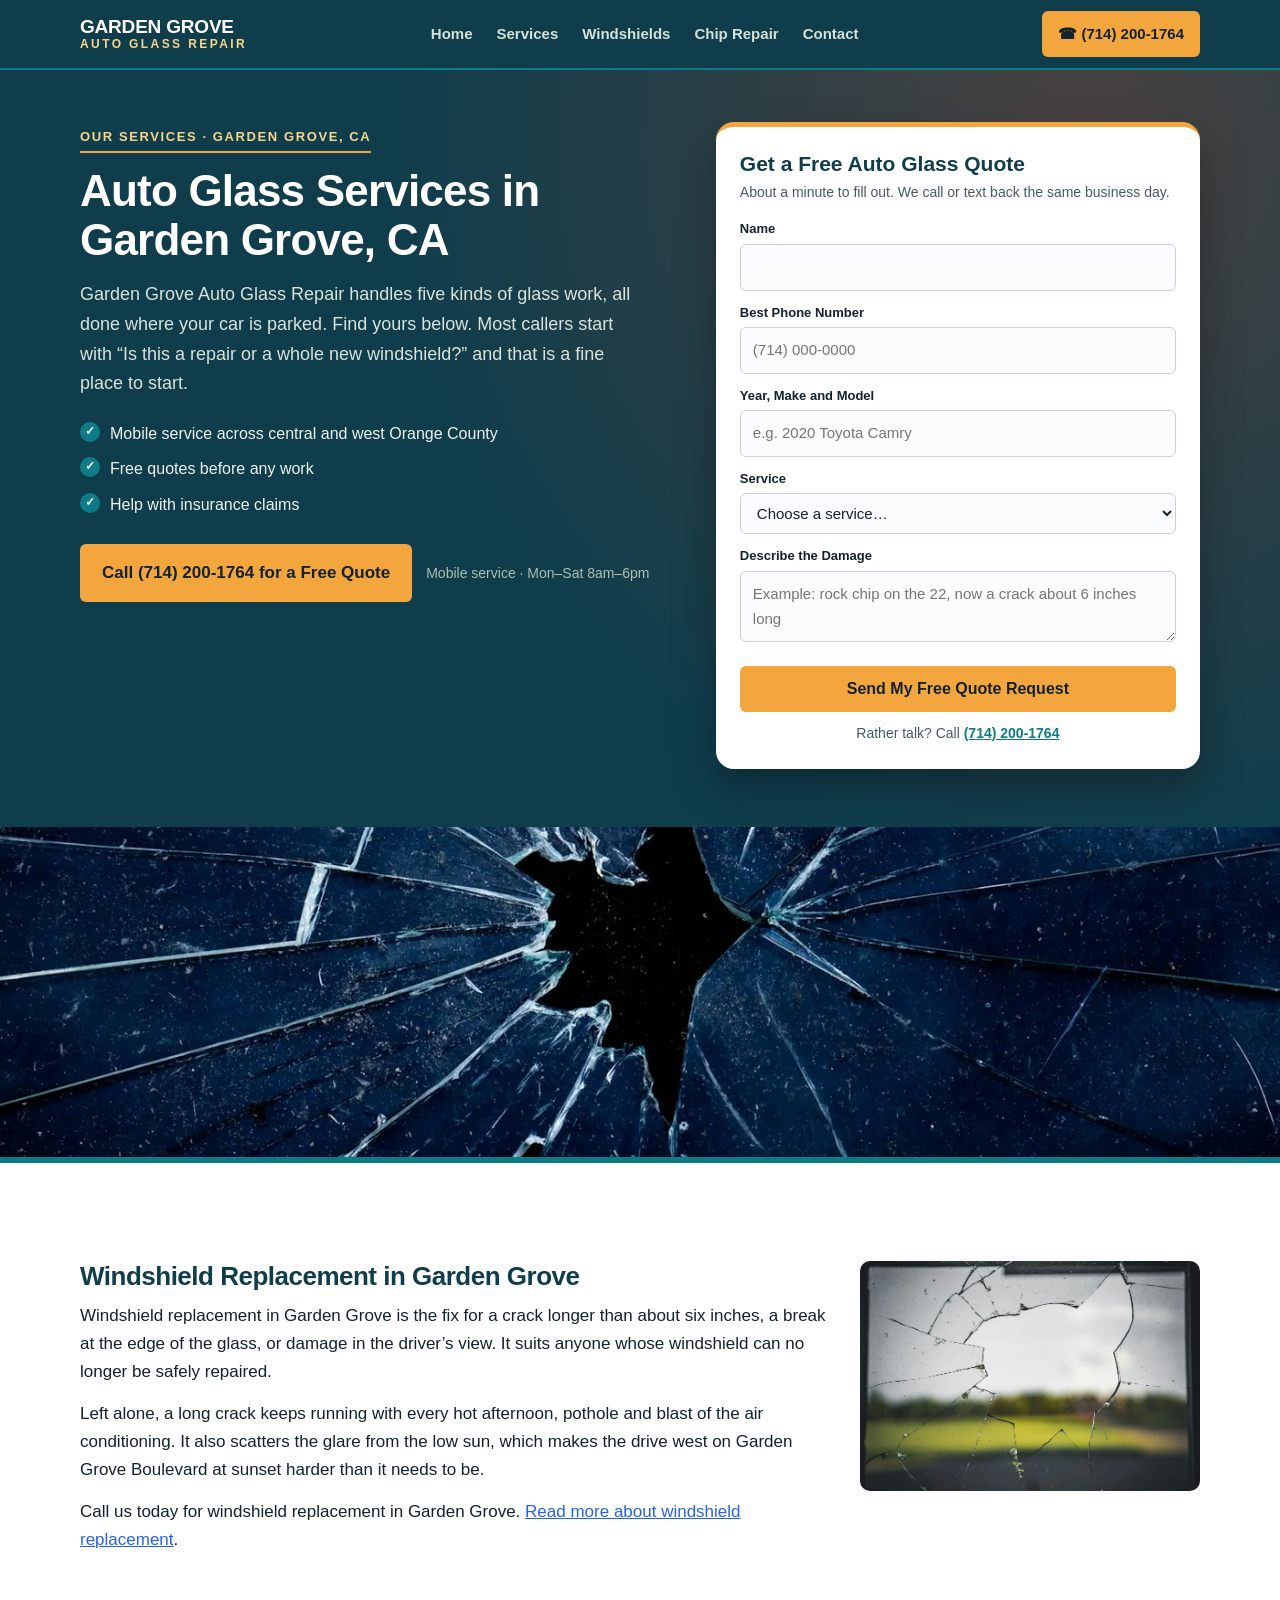
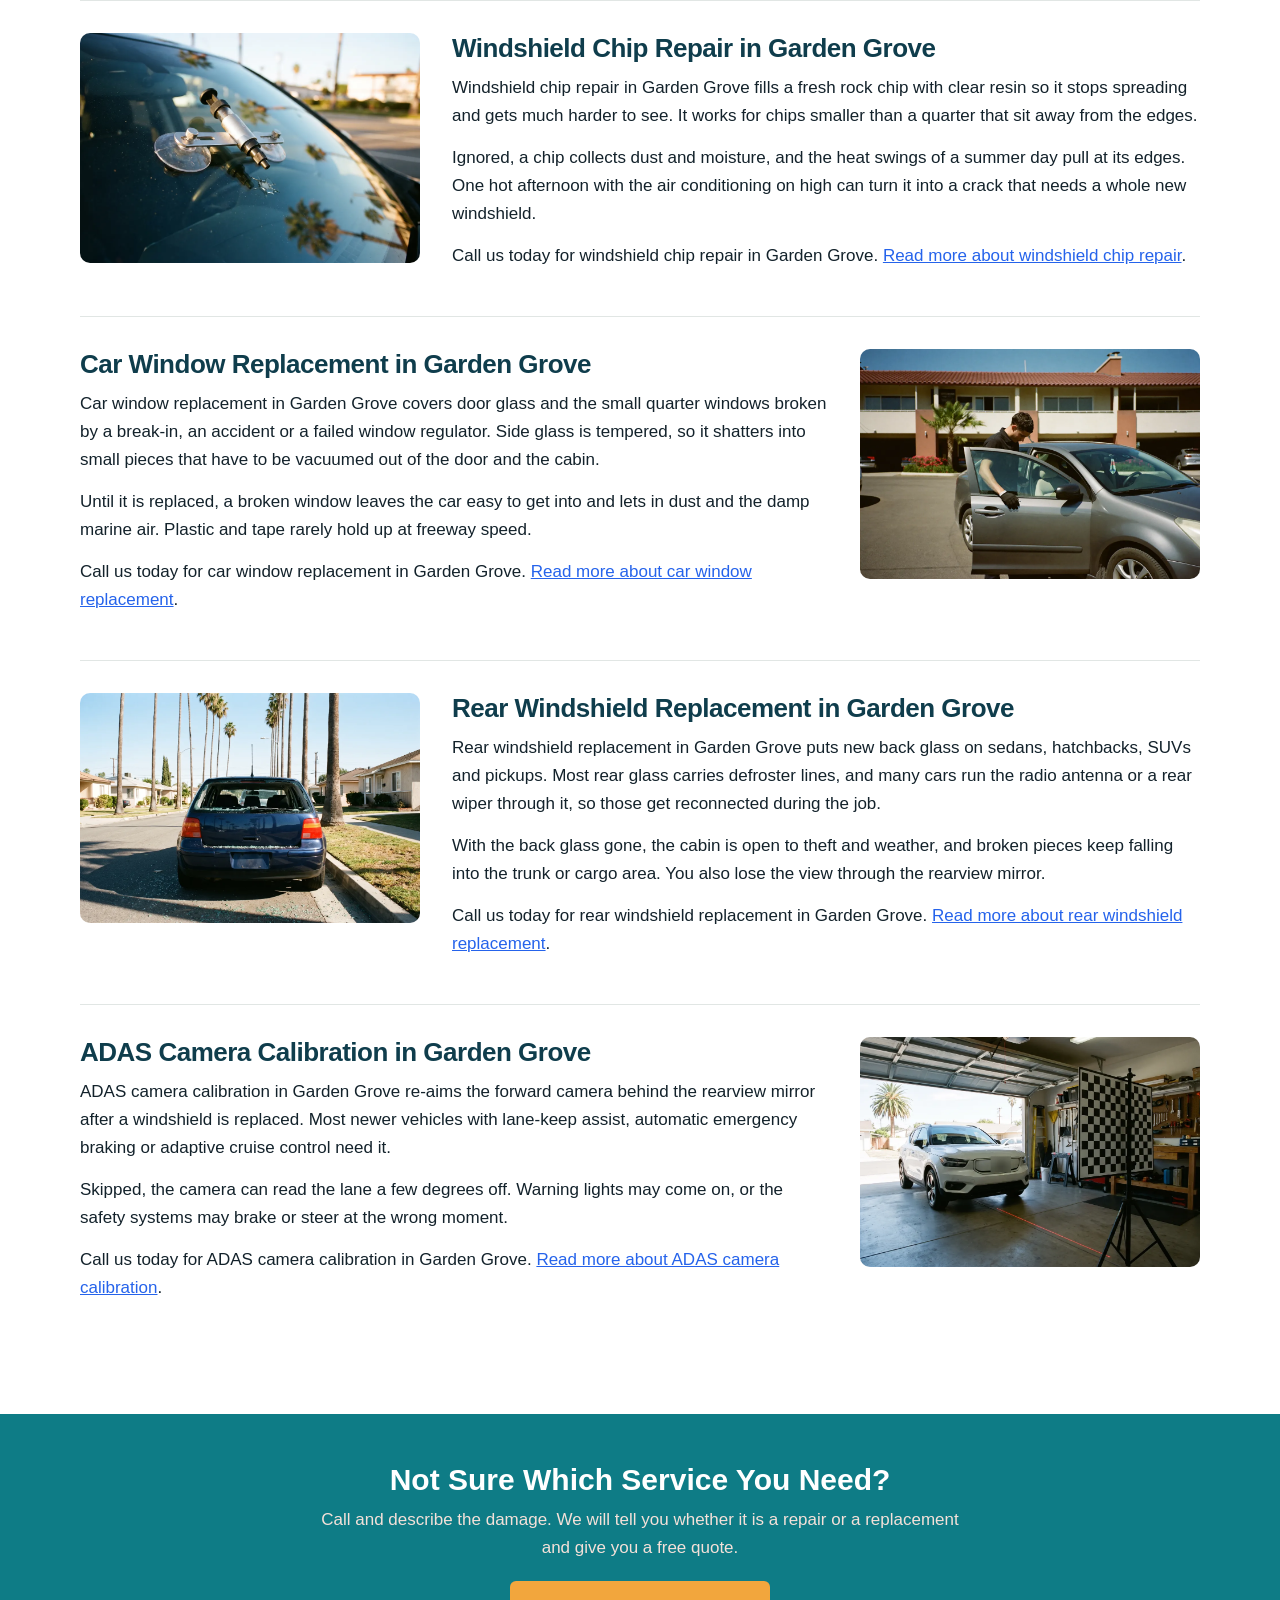
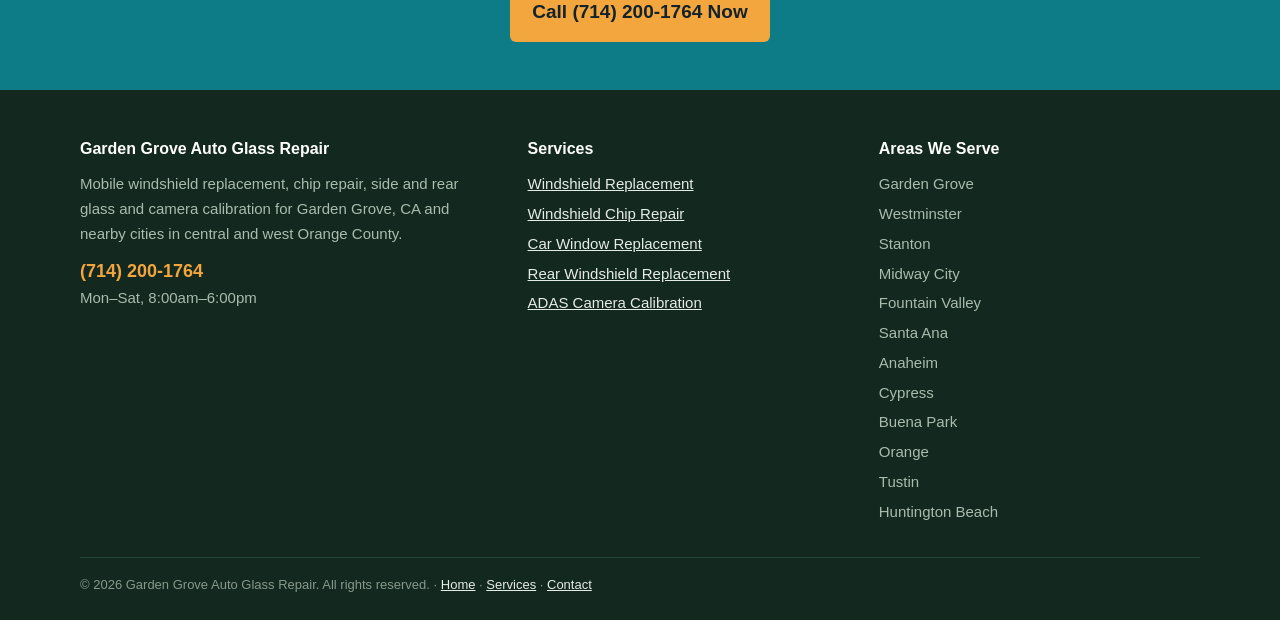
<file: services.html>
<!DOCTYPE html>
<html lang="en">
<head>
<meta charset="utf-8">
<meta name="viewport" content="width=device-width, initial-scale=1">
<title>Auto Glass Services in Garden Grove, CA | Mobile</title>
<meta name="description" content="Windshield replacement, chip repair, car windows, rear glass and ADAS calibration in Garden Grove, CA. Mobile service at home or work.">
<link rel="canonical" href="https://www.gardengroveautoglass.com/services.html">
<meta property="og:title" content="Auto Glass Services in Garden Grove, CA | Mobile">
<meta property="og:description" content="Windshield replacement, chip repair, car windows, rear glass and ADAS calibration in Garden Grove, CA. Mobile service at home or work.">
<meta property="og:type" content="website">
<meta property="og:url" content="https://www.gardengroveautoglass.com/services.html">
<meta property="og:image" content="https://www.gardengroveautoglass.com/car-door-window-replacement-garden-grove-carport.webp">
<link rel="stylesheet" href="styles.css">
<script type="application/ld+json">{
 "@context": "https://schema.org",
 "@type": "LocalBusiness",
 "name": "Garden Grove Auto Glass Repair",
 "telephone": "(714) 200-1764",
 "url": "https://www.gardengroveautoglass.com/",
 "image": "https://www.gardengroveautoglass.com/garden-grove-windshield-replacement-driveway.webp",
 "address": {
  "@type": "PostalAddress",
  "streetAddress": "10662 Stanford Ave Suite B",
  "addressLocality": "Garden Grove",
  "addressRegion": "CA",
  "postalCode": "92840",
  "addressCountry": "US"
 },
 "areaServed": [
  "Garden Grove, CA",
  "Westminster, CA",
  "Stanton, CA",
  "Midway City, CA",
  "Fountain Valley, CA",
  "Santa Ana, CA",
  "Anaheim, CA",
  "Cypress, CA",
  "Buena Park, CA",
  "Orange, CA",
  "Tustin, CA",
  "Huntington Beach, CA"
 ],
 "description": "Auto glass services in Garden Grove, CA",
 "openingHours": "Mo-Sa 08:00-18:00"
}</script>
<script type="application/ld+json">{
 "@context": "https://schema.org",
 "@type": "Service",
 "serviceType": "Windshield Replacement",
 "areaServed": "Garden Grove, CA",
 "provider": {
  "@type": "LocalBusiness",
  "name": "Garden Grove Auto Glass Repair"
 }
}</script>
<script type="application/ld+json">{
 "@context": "https://schema.org",
 "@type": "Service",
 "serviceType": "Windshield Chip Repair",
 "areaServed": "Garden Grove, CA",
 "provider": {
  "@type": "LocalBusiness",
  "name": "Garden Grove Auto Glass Repair"
 }
}</script>
<script type="application/ld+json">{
 "@context": "https://schema.org",
 "@type": "Service",
 "serviceType": "Car Window Replacement",
 "areaServed": "Garden Grove, CA",
 "provider": {
  "@type": "LocalBusiness",
  "name": "Garden Grove Auto Glass Repair"
 }
}</script>
<script type="application/ld+json">{
 "@context": "https://schema.org",
 "@type": "Service",
 "serviceType": "Rear Windshield Replacement",
 "areaServed": "Garden Grove, CA",
 "provider": {
  "@type": "LocalBusiness",
  "name": "Garden Grove Auto Glass Repair"
 }
}</script>
<script type="application/ld+json">{
 "@context": "https://schema.org",
 "@type": "Service",
 "serviceType": "ADAS Camera Calibration",
 "areaServed": "Garden Grove, CA",
 "provider": {
  "@type": "LocalBusiness",
  "name": "Garden Grove Auto Glass Repair"
 }
}</script>
</head>
<body>
<!-- NAV -->
<header class="nav">
  <div class="wrap nav-in">
    <a class="brand" href="/">Garden Grove<span>Auto Glass Repair</span></a>
    <ul class="links">
      <li><a href="/">Home</a></li>
      <li><a href="services.html">Services</a></li>
      <li><a href="windshield-replacement-garden-grove.html">Windshields</a></li>
      <li><a href="windshield-chip-repair-garden-grove.html">Chip Repair</a></li>
      <li><a href="contact.html">Contact</a></li>
    </ul>
    <a class="nav-call" href="tel:+17142001764">&#9742; (714) 200-1764</a>
  </div>
</header>
<!-- HERO -->
<section class="hero">
  <div class="wrap hero-grid">
    <div>
      <span class="tag">Our Services &middot; Garden Grove, CA</span>
      <h1>Auto Glass Services in Garden Grove, CA</h1>
      <p class="lead">Garden Grove Auto Glass Repair handles five kinds of glass work, all done where your car is parked. Find yours below. Most callers start with &ldquo;Is this a repair or a whole new windshield?&rdquo; and that is a fine place to start.</p>
      <ul class="hero-points"><li>Mobile service across central and west Orange County</li><li>Free quotes before any work</li><li>Help with insurance claims</li></ul>
      <div class="call-big">
        <a class="btn btn-sun" href="tel:+17142001764">Call (714) 200-1764 for a Free Quote</a>
        <small>Mobile service &middot; Mon&ndash;Sat 8am&ndash;6pm</small>
      </div>
    </div>
    <div>
      <form class="quote" action="https://formspree.io/f/mjywgnqw" method="POST">
        <h2>Get a Free Auto Glass Quote</h2>
        <p class="sub">About a minute to fill out. We call or text back the same business day.</p>
        <input type="hidden" name="_subject" value="New lead - Auto Glass Garden Grove (services)">
        <div class="field"><label for="q-name">Name</label><input id="q-name" name="name" type="text" autocomplete="name" required></div>
        <div class="field"><label for="q-phone">Best Phone Number</label><input id="q-phone" name="phone" type="tel" autocomplete="tel" placeholder="(714) 000-0000" required></div>
        <div class="field"><label for="q-vehicle">Year, Make and Model</label><input id="q-vehicle" name="vehicle" type="text" placeholder="e.g. 2020 Toyota Camry"></div>
        <div class="field"><label for="q-service">Service</label><select id="q-service" name="service"><option value="">Choose a service&hellip;</option><option>Windshield Replacement</option><option>Windshield Chip Repair</option><option>Car Window Replacement</option><option>Rear Windshield Replacement</option><option>ADAS Camera Calibration</option><option>Something else / not sure</option></select></div>
        <div class="field"><label for="q-details">Describe the Damage</label><textarea id="q-details" name="details" placeholder="Example: rock chip on the 22, now a crack about 6 inches long"></textarea></div>
        <input type="text" name="_gotcha" style="display:none" tabindex="-1" autocomplete="off">
        <button type="submit">Send My Free Quote Request</button>
        <p class="alt">Rather talk? Call <a href="tel:+17142001764">(714) 200-1764</a></p>
      </form>
    </div>
  </div>
</section>
<div class="band short"><img src="shattered-auto-glass-impact.webp" alt="Auto glass repair in Garden Grove for shattered glass with an impact hole" width="1600" height="900"></div>
<section class="sec alt"><div class="wrap"><div class="svc"><div><h2>Windshield Replacement in Garden Grove</h2><p>Windshield replacement in Garden Grove is the fix for a crack longer than about six inches, a break at the edge of the glass, or damage in the driver&rsquo;s view. It suits anyone whose windshield can no longer be safely repaired.</p><p>Left alone, a long crack keeps running with every hot afternoon, pothole and blast of the air conditioning. It also scatters the glare from the low sun, which makes the drive west on Garden Grove Boulevard at sunset harder than it needs to be.</p><p>Call us today for windshield replacement in Garden Grove. <a class="body-link" href="windshield-replacement-garden-grove.html" style="color: #2563eb; text-decoration: underline;">Read more about windshield replacement</a>.</p></div><img src="cracked-windshield-glass-spreading.webp" alt="Windshield replacement in Garden Grove for a crack across the glass" loading="lazy" width="600" height="400"></div><div class="svc"><div><h2>Windshield Chip Repair in Garden Grove</h2><p>Windshield chip repair in Garden Grove fills a fresh rock chip with clear resin so it stops spreading and gets much harder to see. It works for chips smaller than a quarter that sit away from the edges.</p><p>Ignored, a chip collects dust and moisture, and the heat swings of a summer day pull at its edges. One hot afternoon with the air conditioning on high can turn it into a crack that needs a whole new windshield.</p><p>Call us today for windshield chip repair in Garden Grove. <a class="body-link" href="windshield-chip-repair-garden-grove.html" style="color: #2563eb; text-decoration: underline;">Read more about windshield chip repair</a>.</p></div><img src="windshield-chip-repair-tool-palm-reflection.webp" alt="Windshield chip repair in Garden Grove with a resin injector" loading="lazy" width="600" height="400"></div><div class="svc"><div><h2>Car Window Replacement in Garden Grove</h2><p>Car window replacement in Garden Grove covers door glass and the small quarter windows broken by a break-in, an accident or a failed window regulator. Side glass is tempered, so it shatters into small pieces that have to be vacuumed out of the door and the cabin.</p><p>Until it is replaced, a broken window leaves the car easy to get into and lets in dust and the damp marine air. Plastic and tape rarely hold up at freeway speed.</p><p>Call us today for car window replacement in Garden Grove. <a class="body-link" href="car-window-replacement-garden-grove.html" style="color: #2563eb; text-decoration: underline;">Read more about car window replacement</a>.</p></div><img src="car-door-window-replacement-garden-grove-carport.webp" alt="Car window replacement on a sedan door in Garden Grove" loading="lazy" width="600" height="400"></div><div class="svc"><div><h2>Rear Windshield Replacement in Garden Grove</h2><p>Rear windshield replacement in Garden Grove puts new back glass on sedans, hatchbacks, SUVs and pickups. Most rear glass carries defroster lines, and many cars run the radio antenna or a rear wiper through it, so those get reconnected during the job.</p><p>With the back glass gone, the cabin is open to theft and weather, and broken pieces keep falling into the trunk or cargo area. You also lose the view through the rearview mirror.</p><p>Call us today for rear windshield replacement in Garden Grove. <a class="body-link" href="rear-windshield-replacement-garden-grove.html" style="color: #2563eb; text-decoration: underline;">Read more about rear windshield replacement</a>.</p></div><img src="rear-windshield-shattered-garden-grove-street.webp" alt="Rear windshield replacement in Garden Grove after the back glass shattered" loading="lazy" width="600" height="400"></div><div class="svc"><div><h2>ADAS Camera Calibration in Garden Grove</h2><p>ADAS camera calibration in Garden Grove re-aims the forward camera behind the rearview mirror after a windshield is replaced. Most newer vehicles with lane-keep assist, automatic emergency braking or adaptive cruise control need it.</p><p>Skipped, the camera can read the lane a few degrees off. Warning lights may come on, or the safety systems may brake or steer at the wrong moment.</p><p>Call us today for ADAS camera calibration in Garden Grove. <a class="body-link" href="adas-calibration-garden-grove.html" style="color: #2563eb; text-decoration: underline;">Read more about ADAS camera calibration</a>.</p></div><img src="adas-camera-calibration-garage-garden-grove.webp" alt="ADAS camera calibration in Garden Grove after a new windshield" loading="lazy" width="600" height="400"></div></div></section>
<!-- CTA -->
<section class="cta">
  <div class="wrap">
    <h2>Not Sure Which Service You Need?</h2>
    <p>Call and describe the damage. We will tell you whether it is a repair or a replacement and give you a free quote.</p>
    <a class="btn btn-pine" href="tel:+17142001764">Call (714) 200-1764 Now</a>
  </div>
</section>
<!-- FOOTER -->
<footer class="foot">
  <div class="wrap">
    <div class="foot-grid">
      <div>
        <h4>Garden Grove Auto Glass Repair</h4>
        <p>Mobile windshield replacement, chip repair, side and rear glass and camera calibration for Garden Grove, CA and nearby cities in central and west Orange County.</p>
        <p style="margin-top:10px;"><a class="tel" href="tel:+17142001764">(714) 200-1764</a></p>
        <p>Mon&ndash;Sat, 8:00am&ndash;6:00pm</p>
      </div>
      <div>
        <h4>Services</h4>
        <ul><li><a href="windshield-replacement-garden-grove.html">Windshield Replacement</a></li><li><a href="windshield-chip-repair-garden-grove.html">Windshield Chip Repair</a></li><li><a href="car-window-replacement-garden-grove.html">Car Window Replacement</a></li><li><a href="rear-windshield-replacement-garden-grove.html">Rear Windshield Replacement</a></li><li><a href="adas-calibration-garden-grove.html">ADAS Camera Calibration</a></li></ul>
      </div>
      <div>
        <h4>Areas We Serve</h4>
        <ul><li>Garden Grove</li><li>Westminster</li><li>Stanton</li><li>Midway City</li><li>Fountain Valley</li><li>Santa Ana</li><li>Anaheim</li><li>Cypress</li><li>Buena Park</li><li>Orange</li><li>Tustin</li><li>Huntington Beach</li></ul>
      </div>
    </div>
    <p class="copy">&copy; 2026 Garden Grove Auto Glass Repair. All rights reserved. &middot; <a href="/">Home</a> &middot; <a href="services.html">Services</a> &middot; <a href="contact.html">Contact</a></p>
  </div>
</footer>
</body>
</html>
</file>
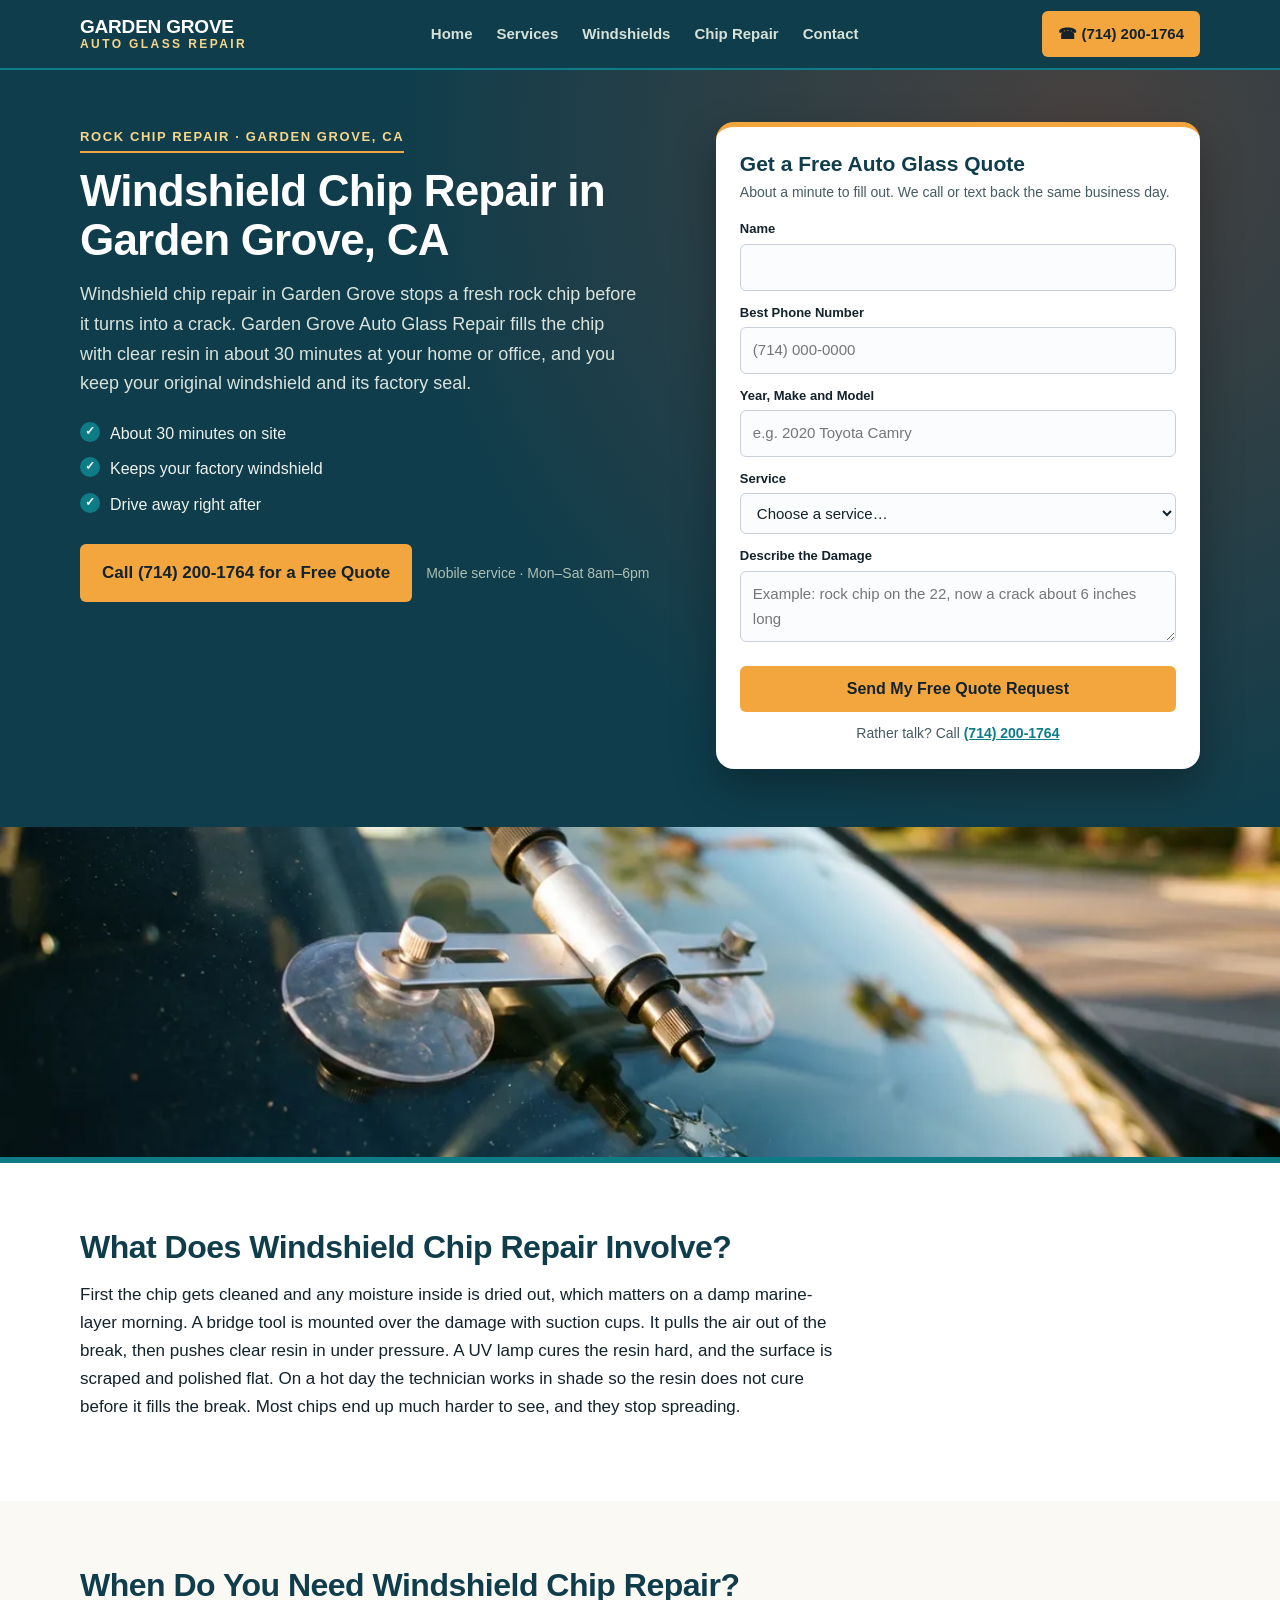
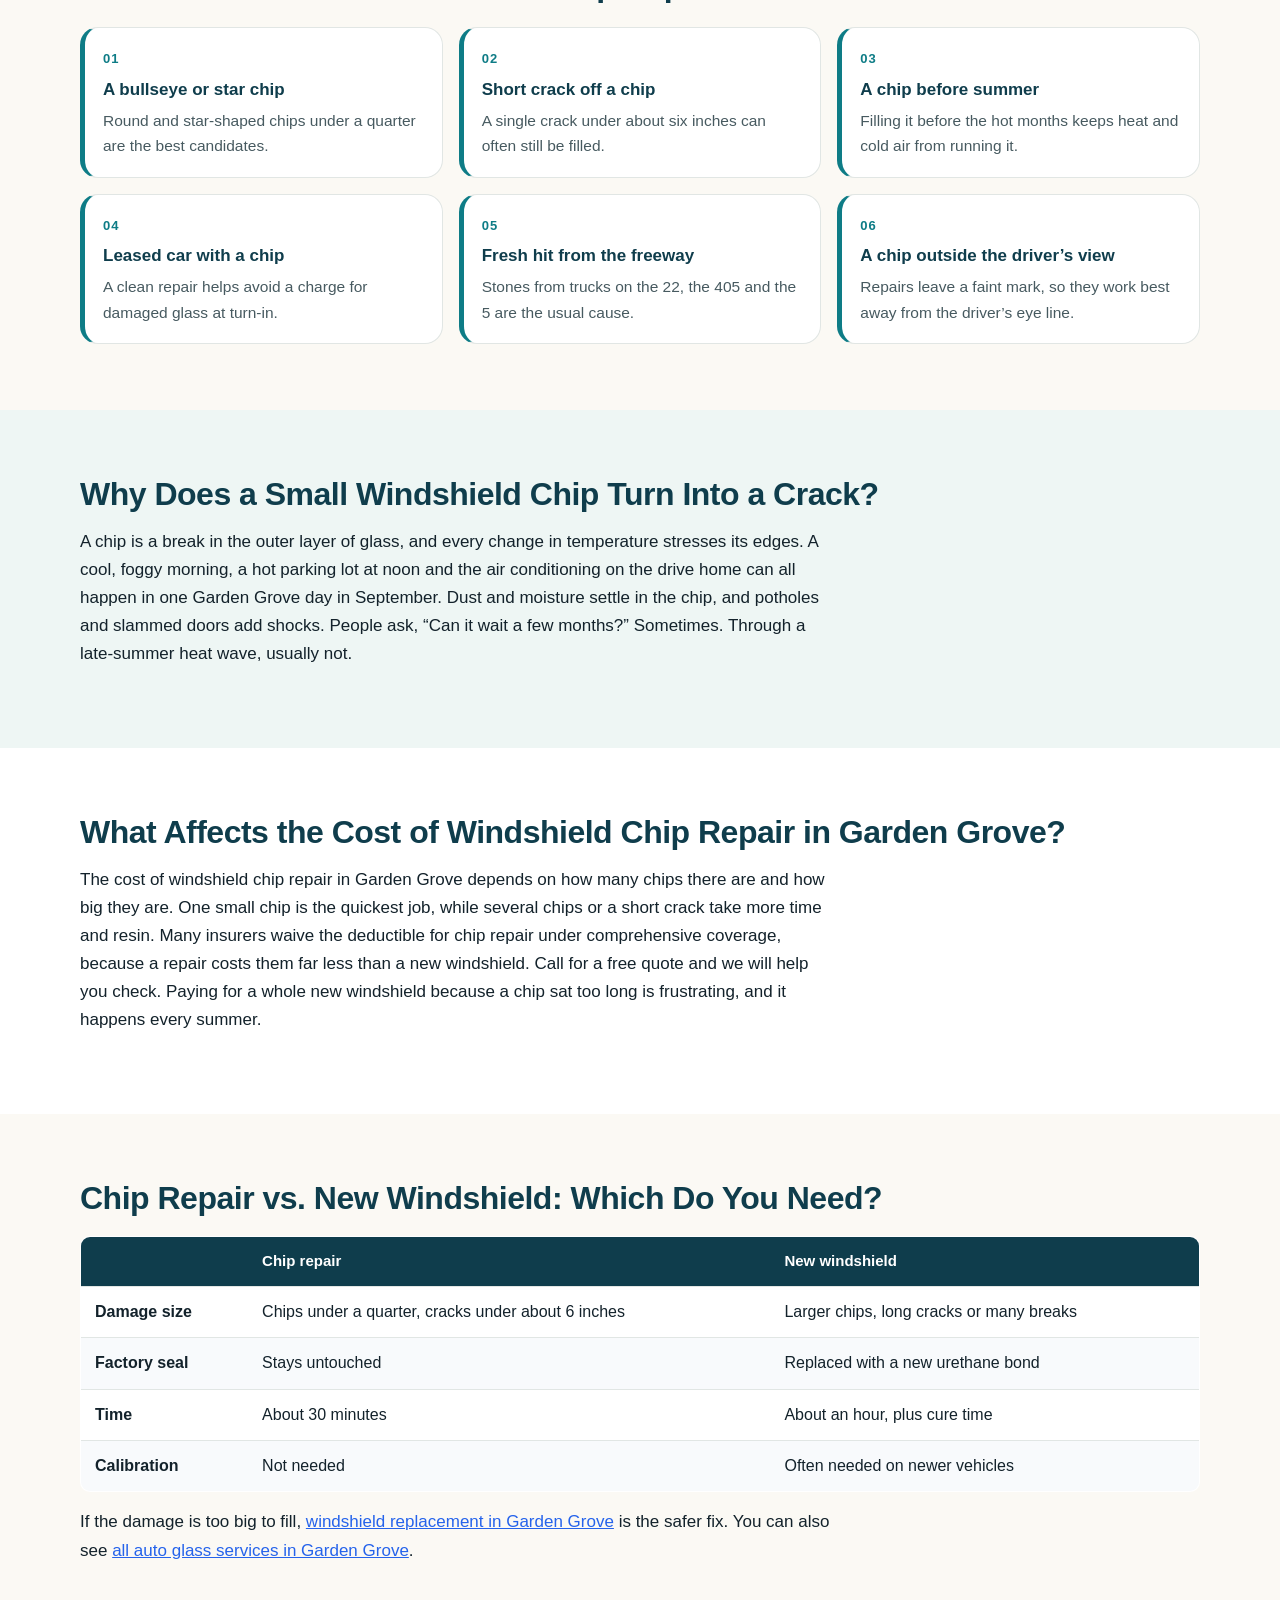
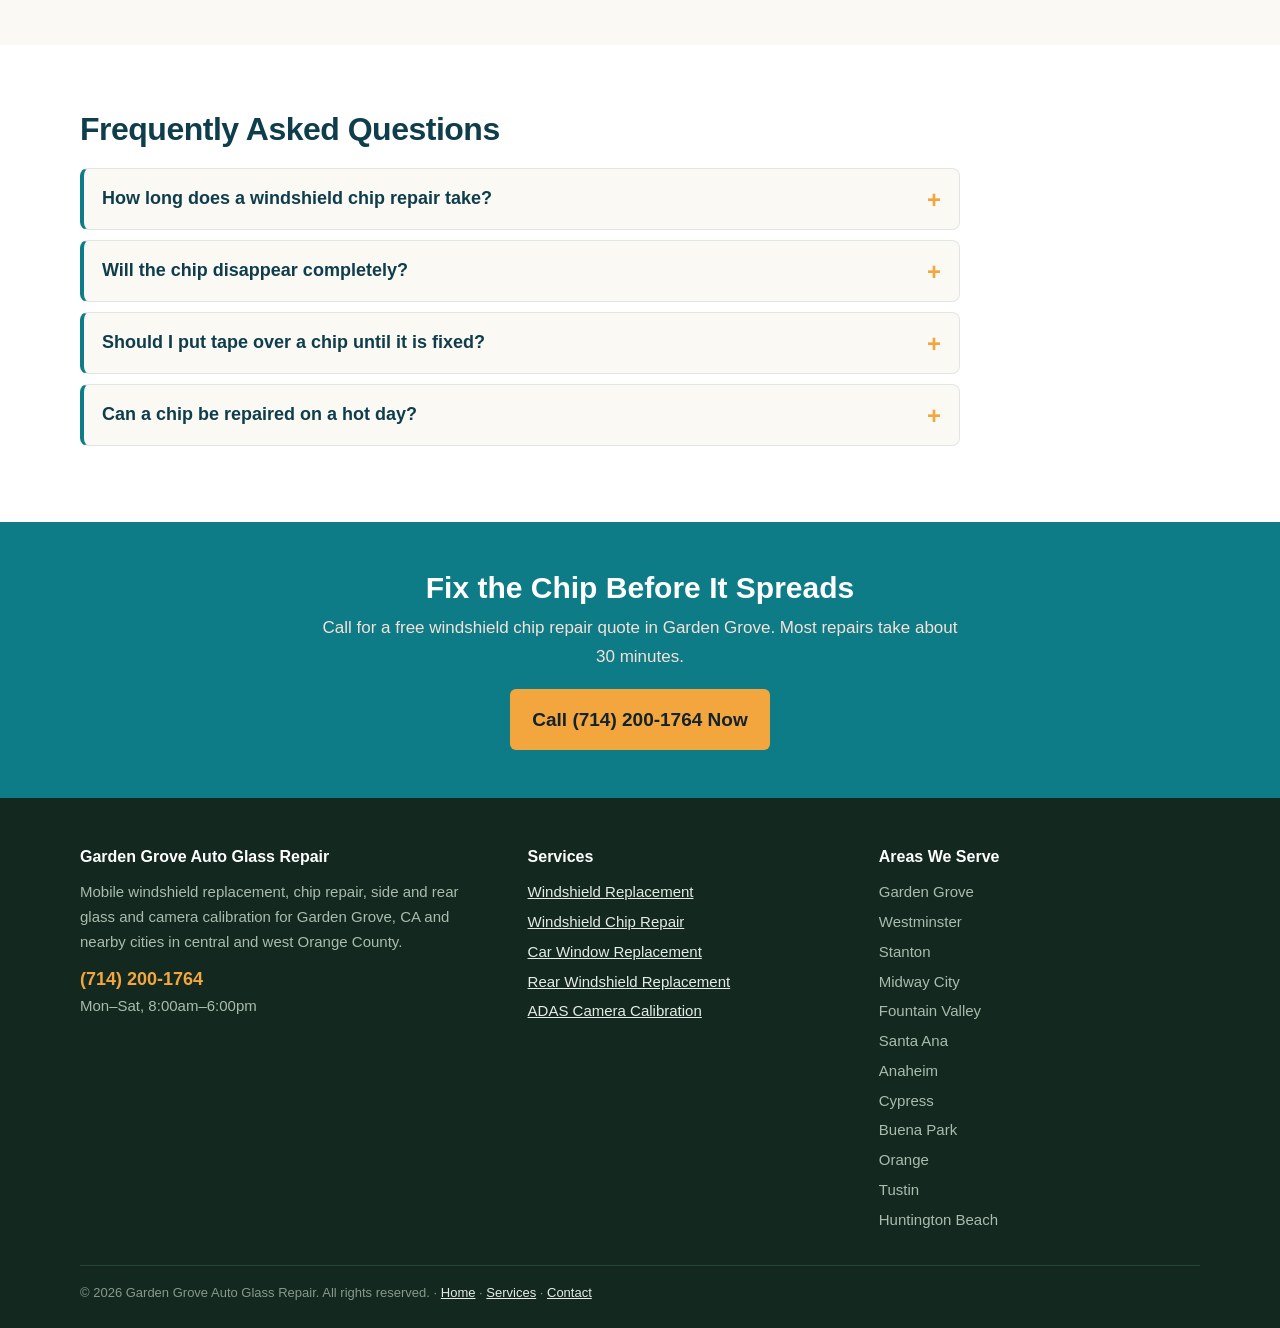
<file: windshield-chip-repair-garden-grove.html>
<!DOCTYPE html>
<html lang="en">
<head>
<meta charset="utf-8">
<meta name="viewport" content="width=device-width, initial-scale=1">
<title>Windshield Chip Repair in Garden Grove, CA | Free Quote</title>
<meta name="description" content="Windshield chip repair in Garden Grove, CA. Resin fills rock chips in about 30 minutes at your home or office, before the heat turns them into cracks.">
<link rel="canonical" href="https://www.gardengroveautoglass.com/windshield-chip-repair-garden-grove.html">
<meta property="og:title" content="Windshield Chip Repair in Garden Grove, CA | Free Quote">
<meta property="og:description" content="Windshield chip repair in Garden Grove, CA. Resin fills rock chips in about 30 minutes at your home or office, before the heat turns them into cracks.">
<meta property="og:type" content="website">
<meta property="og:url" content="https://www.gardengroveautoglass.com/windshield-chip-repair-garden-grove.html">
<meta property="og:image" content="https://www.gardengroveautoglass.com/windshield-chip-repair-tool-palm-reflection.webp">
<link rel="stylesheet" href="styles.css">
<script type="application/ld+json">{
 "@context": "https://schema.org",
 "@type": "LocalBusiness",
 "name": "Garden Grove Auto Glass Repair",
 "telephone": "(714) 200-1764",
 "url": "https://www.gardengroveautoglass.com/",
 "image": "https://www.gardengroveautoglass.com/garden-grove-windshield-replacement-driveway.webp",
 "address": {
  "@type": "PostalAddress",
  "streetAddress": "10662 Stanford Ave Suite B",
  "addressLocality": "Garden Grove",
  "addressRegion": "CA",
  "postalCode": "92840",
  "addressCountry": "US"
 },
 "areaServed": [
  "Garden Grove, CA",
  "Westminster, CA",
  "Stanton, CA",
  "Midway City, CA",
  "Fountain Valley, CA",
  "Santa Ana, CA",
  "Anaheim, CA",
  "Cypress, CA",
  "Buena Park, CA",
  "Orange, CA",
  "Tustin, CA",
  "Huntington Beach, CA"
 ],
 "description": "Windshield Chip Repair in Garden Grove, CA",
 "openingHours": "Mo-Sa 08:00-18:00"
}</script>
<script type="application/ld+json">{
 "@context": "https://schema.org",
 "@type": "FAQPage",
 "mainEntity": [
  {
   "@type": "Question",
   "name": "How long does a windshield chip repair take?",
   "acceptedAnswer": {
    "@type": "Answer",
    "text": "Most chip repairs take about 30 minutes on site, and you can drive right away. The resin is cured with UV light, so there is no waiting for it to dry."
   }
  },
  {
   "@type": "Question",
   "name": "Will the chip disappear completely?",
   "acceptedAnswer": {
    "@type": "Answer",
    "text": "Usually it gets much harder to see, but a faint mark often stays. The main goal is to stop the chip from spreading and give the glass back its strength."
   }
  },
  {
   "@type": "Question",
   "name": "Should I put tape over a chip until it is fixed?",
   "acceptedAnswer": {
    "@type": "Answer",
    "text": "Clear tape over the chip keeps dust and moisture out until the repair. On hot days, park in the shade if you can and ease into the air conditioning so the chip does not run."
   }
  },
  {
   "@type": "Question",
   "name": "Can a chip be repaired on a hot day?",
   "acceptedAnswer": {
    "@type": "Answer",
    "text": "Yes, but not in direct sun on hot glass. The technician works in shade or uses a cover so the resin flows into the break before it cures."
   }
  }
 ]
}</script>
</head>
<body>
<!-- NAV -->
<header class="nav">
  <div class="wrap nav-in">
    <a class="brand" href="/">Garden Grove<span>Auto Glass Repair</span></a>
    <ul class="links">
      <li><a href="/">Home</a></li>
      <li><a href="services.html">Services</a></li>
      <li><a href="windshield-replacement-garden-grove.html">Windshields</a></li>
      <li><a href="windshield-chip-repair-garden-grove.html">Chip Repair</a></li>
      <li><a href="contact.html">Contact</a></li>
    </ul>
    <a class="nav-call" href="tel:+17142001764">&#9742; (714) 200-1764</a>
  </div>
</header>
<!-- HERO -->
<section class="hero">
  <div class="wrap hero-grid">
    <div>
      <span class="tag">Rock Chip Repair &middot; Garden Grove, CA</span>
      <h1>Windshield Chip Repair in Garden Grove, CA</h1>
      <p class="lead">Windshield chip repair in Garden Grove stops a fresh rock chip before it turns into a crack. Garden Grove Auto Glass Repair fills the chip with clear resin in about 30 minutes at your home or office, and you keep your original windshield and its factory seal.</p>
      <ul class="hero-points"><li>About 30 minutes on site</li><li>Keeps your factory windshield</li><li>Drive away right after</li></ul>
      <div class="call-big">
        <a class="btn btn-sun" href="tel:+17142001764">Call (714) 200-1764 for a Free Quote</a>
        <small>Mobile service &middot; Mon&ndash;Sat 8am&ndash;6pm</small>
      </div>
    </div>
    <div>
      <form class="quote" action="https://formspree.io/f/mjywgnqw" method="POST">
        <h2>Get a Free Auto Glass Quote</h2>
        <p class="sub">About a minute to fill out. We call or text back the same business day.</p>
        <input type="hidden" name="_subject" value="New lead - Auto Glass Garden Grove (Windshield Chip Repair)">
        <div class="field"><label for="q-name">Name</label><input id="q-name" name="name" type="text" autocomplete="name" required></div>
        <div class="field"><label for="q-phone">Best Phone Number</label><input id="q-phone" name="phone" type="tel" autocomplete="tel" placeholder="(714) 000-0000" required></div>
        <div class="field"><label for="q-vehicle">Year, Make and Model</label><input id="q-vehicle" name="vehicle" type="text" placeholder="e.g. 2020 Toyota Camry"></div>
        <div class="field"><label for="q-service">Service</label><select id="q-service" name="service"><option value="">Choose a service&hellip;</option><option>Windshield Replacement</option><option>Windshield Chip Repair</option><option>Car Window Replacement</option><option>Rear Windshield Replacement</option><option>ADAS Camera Calibration</option><option>Something else / not sure</option></select></div>
        <div class="field"><label for="q-details">Describe the Damage</label><textarea id="q-details" name="details" placeholder="Example: rock chip on the 22, now a crack about 6 inches long"></textarea></div>
        <input type="text" name="_gotcha" style="display:none" tabindex="-1" autocomplete="off">
        <button type="submit">Send My Free Quote Request</button>
        <p class="alt">Rather talk? Call <a href="tel:+17142001764">(714) 200-1764</a></p>
      </form>
    </div>
  </div>
</section>
<div class="band short"><img src="windshield-chip-repair-tool-palm-reflection.webp" alt="Windshield chip repair in Garden Grove with a bridge tool on the glass" width="1600" height="900"></div>

<section class="sec alt">
  <div class="wrap">
    <h2>What Does Windshield Chip Repair Involve?</h2>
    <p>First the chip gets cleaned and any moisture inside is dried out, which matters on a damp marine-layer morning. A bridge tool is mounted over the damage with suction cups. It pulls the air out of the break, then pushes clear resin in under pressure. A UV lamp cures the resin hard, and the surface is scraped and polished flat. On a hot day the technician works in shade so the resin does not cure before it fills the break. Most chips end up much harder to see, and they stop spreading.</p>
  </div>
</section>

<section class="sec">
  <div class="wrap">
    <h2>When Do You Need Windshield Chip Repair?</h2>
    <div class="signs"><div class="sign"><strong>A bullseye or star chip</strong><p>Round and star-shaped chips under a quarter are the best candidates.</p></div><div class="sign"><strong>Short crack off a chip</strong><p>A single crack under about six inches can often still be filled.</p></div><div class="sign"><strong>A chip before summer</strong><p>Filling it before the hot months keeps heat and cold air from running it.</p></div><div class="sign"><strong>Leased car with a chip</strong><p>A clean repair helps avoid a charge for damaged glass at turn-in.</p></div><div class="sign"><strong>Fresh hit from the freeway</strong><p>Stones from trucks on the 22, the 405 and the 5 are the usual cause.</p></div><div class="sign"><strong>A chip outside the driver&rsquo;s view</strong><p>Repairs leave a faint mark, so they work best away from the driver&rsquo;s eye line.</p></div></div>
  </div>
</section>

<section class="sec coq">
  <div class="wrap">
    <h2>Why Does a Small Windshield Chip Turn Into a Crack?</h2>
    <p>A chip is a break in the outer layer of glass, and every change in temperature stresses its edges. A cool, foggy morning, a hot parking lot at noon and the air conditioning on the drive home can all happen in one Garden Grove day in September. Dust and moisture settle in the chip, and potholes and slammed doors add shocks. People ask, &ldquo;Can it wait a few months?&rdquo; Sometimes. Through a late-summer heat wave, usually not.</p>
  </div>
</section>

<section class="sec alt">
  <div class="wrap">
    <h2>What Affects the Cost of Windshield Chip Repair in Garden Grove?</h2>
    <p>The cost of windshield chip repair in Garden Grove depends on how many chips there are and how big they are. One small chip is the quickest job, while several chips or a short crack take more time and resin. Many insurers waive the deductible for chip repair under comprehensive coverage, because a repair costs them far less than a new windshield. Call for a free quote and we will help you check. Paying for a whole new windshield because a chip sat too long is frustrating, and it happens every summer.</p>
  </div>
</section>

<section class="sec">
  <div class="wrap">
    <h2>Chip Repair vs. New Windshield: Which Do You Need?</h2>
    <table class="cmp"><thead><tr><th></th><th>Chip repair</th><th>New windshield</th></tr></thead><tbody><tr><td><strong>Damage size</strong></td><td>Chips under a quarter, cracks under about 6 inches</td><td>Larger chips, long cracks or many breaks</td></tr><tr><td><strong>Factory seal</strong></td><td>Stays untouched</td><td>Replaced with a new urethane bond</td></tr><tr><td><strong>Time</strong></td><td>About 30 minutes</td><td>About an hour, plus cure time</td></tr><tr><td><strong>Calibration</strong></td><td>Not needed</td><td>Often needed on newer vehicles</td></tr></tbody></table>
    <p style="margin-top:16px;">If the damage is too big to fill, <a class="body-link" href="windshield-replacement-garden-grove.html" style="color: #2563eb; text-decoration: underline;">windshield replacement in Garden Grove</a> is the safer fix. You can also see <a class="body-link" href="services.html" style="color: #2563eb; text-decoration: underline;">all auto glass services in Garden Grove</a>.</p>
  </div>
</section>

<section class="sec alt">
  <div class="wrap">
    <h2>Frequently Asked Questions</h2>
    <div class="faq"><details><summary><h3>How long does a windshield chip repair take?</h3></summary><div class="ans"><p>Most chip repairs take about 30 minutes on site, and you can drive right away. The resin is cured with UV light, so there is no waiting for it to dry.</p></div></details><details><summary><h3>Will the chip disappear completely?</h3></summary><div class="ans"><p>Usually it gets much harder to see, but a faint mark often stays. The main goal is to stop the chip from spreading and give the glass back its strength.</p></div></details><details><summary><h3>Should I put tape over a chip until it is fixed?</h3></summary><div class="ans"><p>Clear tape over the chip keeps dust and moisture out until the repair. On hot days, park in the shade if you can and ease into the air conditioning so the chip does not run.</p></div></details><details><summary><h3>Can a chip be repaired on a hot day?</h3></summary><div class="ans"><p>Yes, but not in direct sun on hot glass. The technician works in shade or uses a cover so the resin flows into the break before it cures.</p></div></details></div>
  </div>
</section>
<!-- CTA -->
<section class="cta">
  <div class="wrap">
    <h2>Fix the Chip Before It Spreads</h2>
    <p>Call for a free windshield chip repair quote in Garden Grove. Most repairs take about 30 minutes.</p>
    <a class="btn btn-pine" href="tel:+17142001764">Call (714) 200-1764 Now</a>
  </div>
</section>
<!-- FOOTER -->
<footer class="foot">
  <div class="wrap">
    <div class="foot-grid">
      <div>
        <h4>Garden Grove Auto Glass Repair</h4>
        <p>Mobile windshield replacement, chip repair, side and rear glass and camera calibration for Garden Grove, CA and nearby cities in central and west Orange County.</p>
        <p style="margin-top:10px;"><a class="tel" href="tel:+17142001764">(714) 200-1764</a></p>
        <p>Mon&ndash;Sat, 8:00am&ndash;6:00pm</p>
      </div>
      <div>
        <h4>Services</h4>
        <ul><li><a href="windshield-replacement-garden-grove.html">Windshield Replacement</a></li><li><a href="windshield-chip-repair-garden-grove.html">Windshield Chip Repair</a></li><li><a href="car-window-replacement-garden-grove.html">Car Window Replacement</a></li><li><a href="rear-windshield-replacement-garden-grove.html">Rear Windshield Replacement</a></li><li><a href="adas-calibration-garden-grove.html">ADAS Camera Calibration</a></li></ul>
      </div>
      <div>
        <h4>Areas We Serve</h4>
        <ul><li>Garden Grove</li><li>Westminster</li><li>Stanton</li><li>Midway City</li><li>Fountain Valley</li><li>Santa Ana</li><li>Anaheim</li><li>Cypress</li><li>Buena Park</li><li>Orange</li><li>Tustin</li><li>Huntington Beach</li></ul>
      </div>
    </div>
    <p class="copy">&copy; 2026 Garden Grove Auto Glass Repair. All rights reserved. &middot; <a href="/">Home</a> &middot; <a href="services.html">Services</a> &middot; <a href="contact.html">Contact</a></p>
  </div>
</footer>
</body>
</html>
</file>
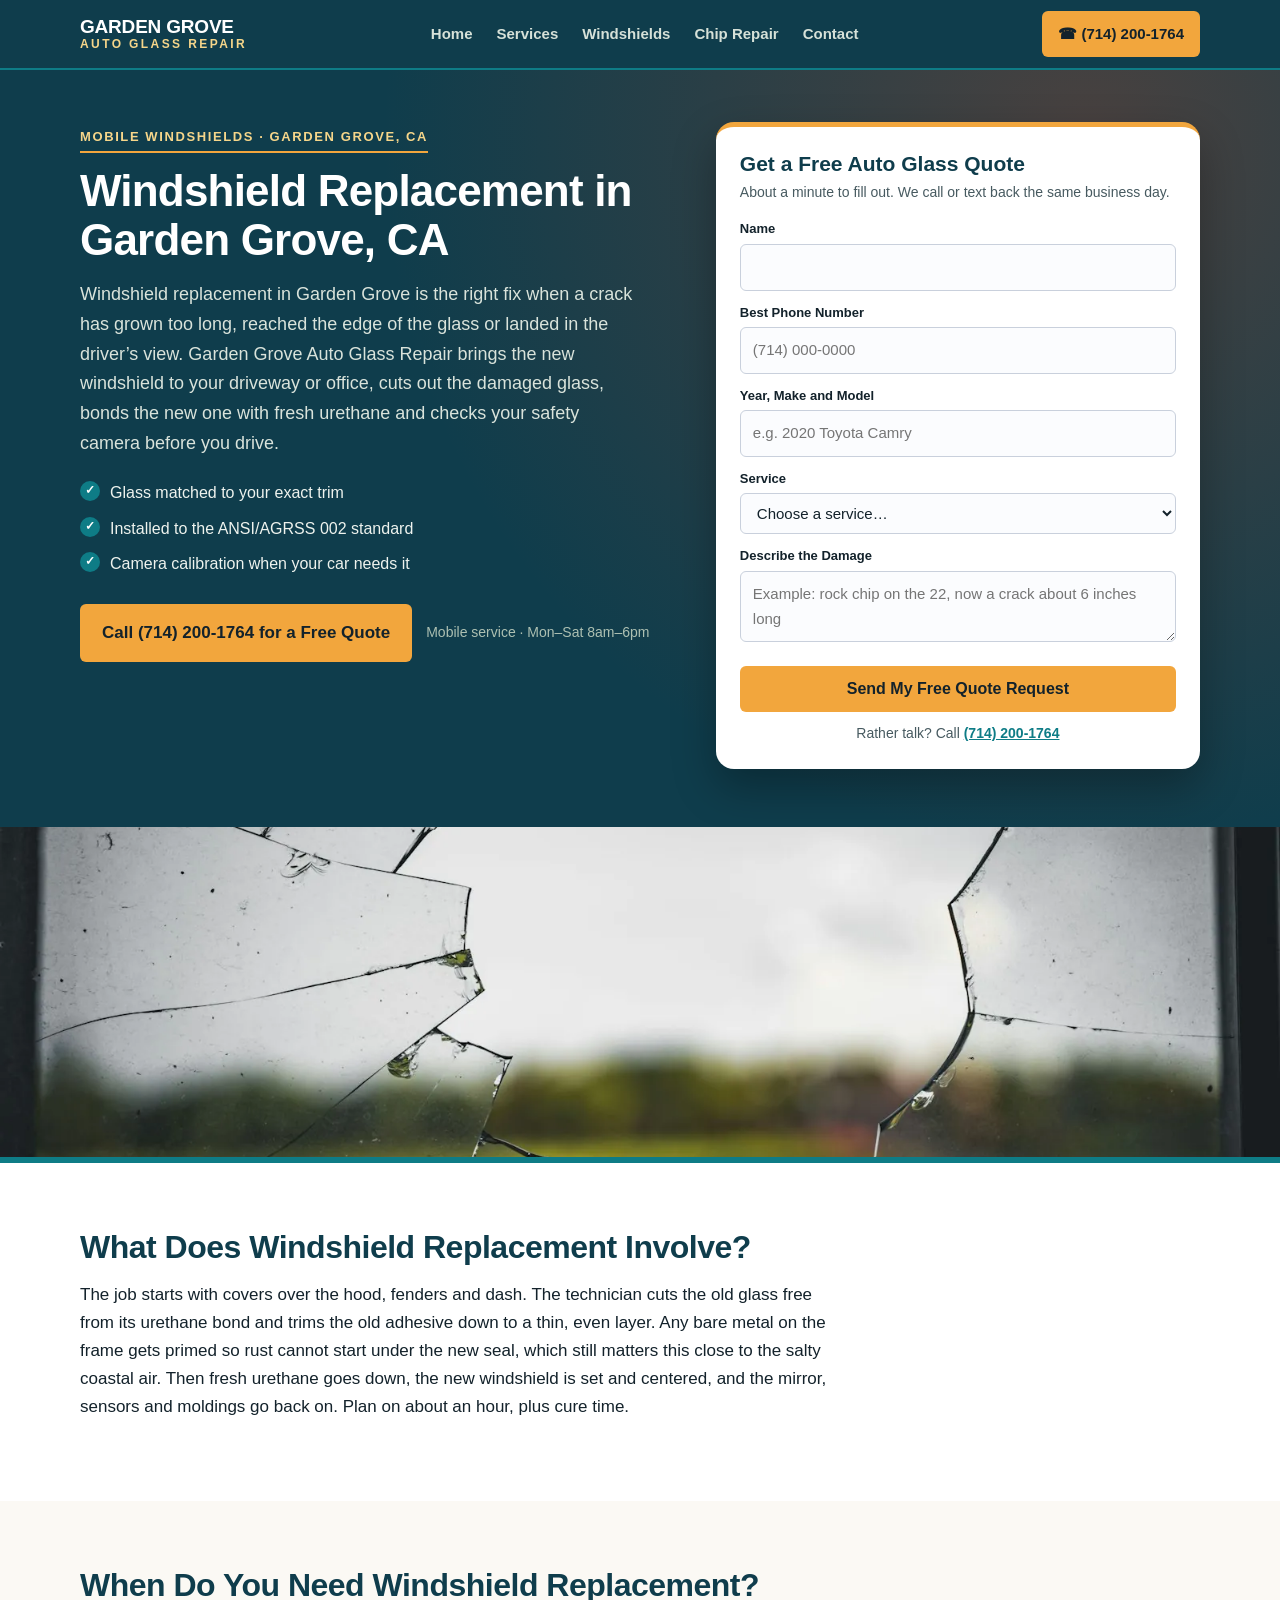
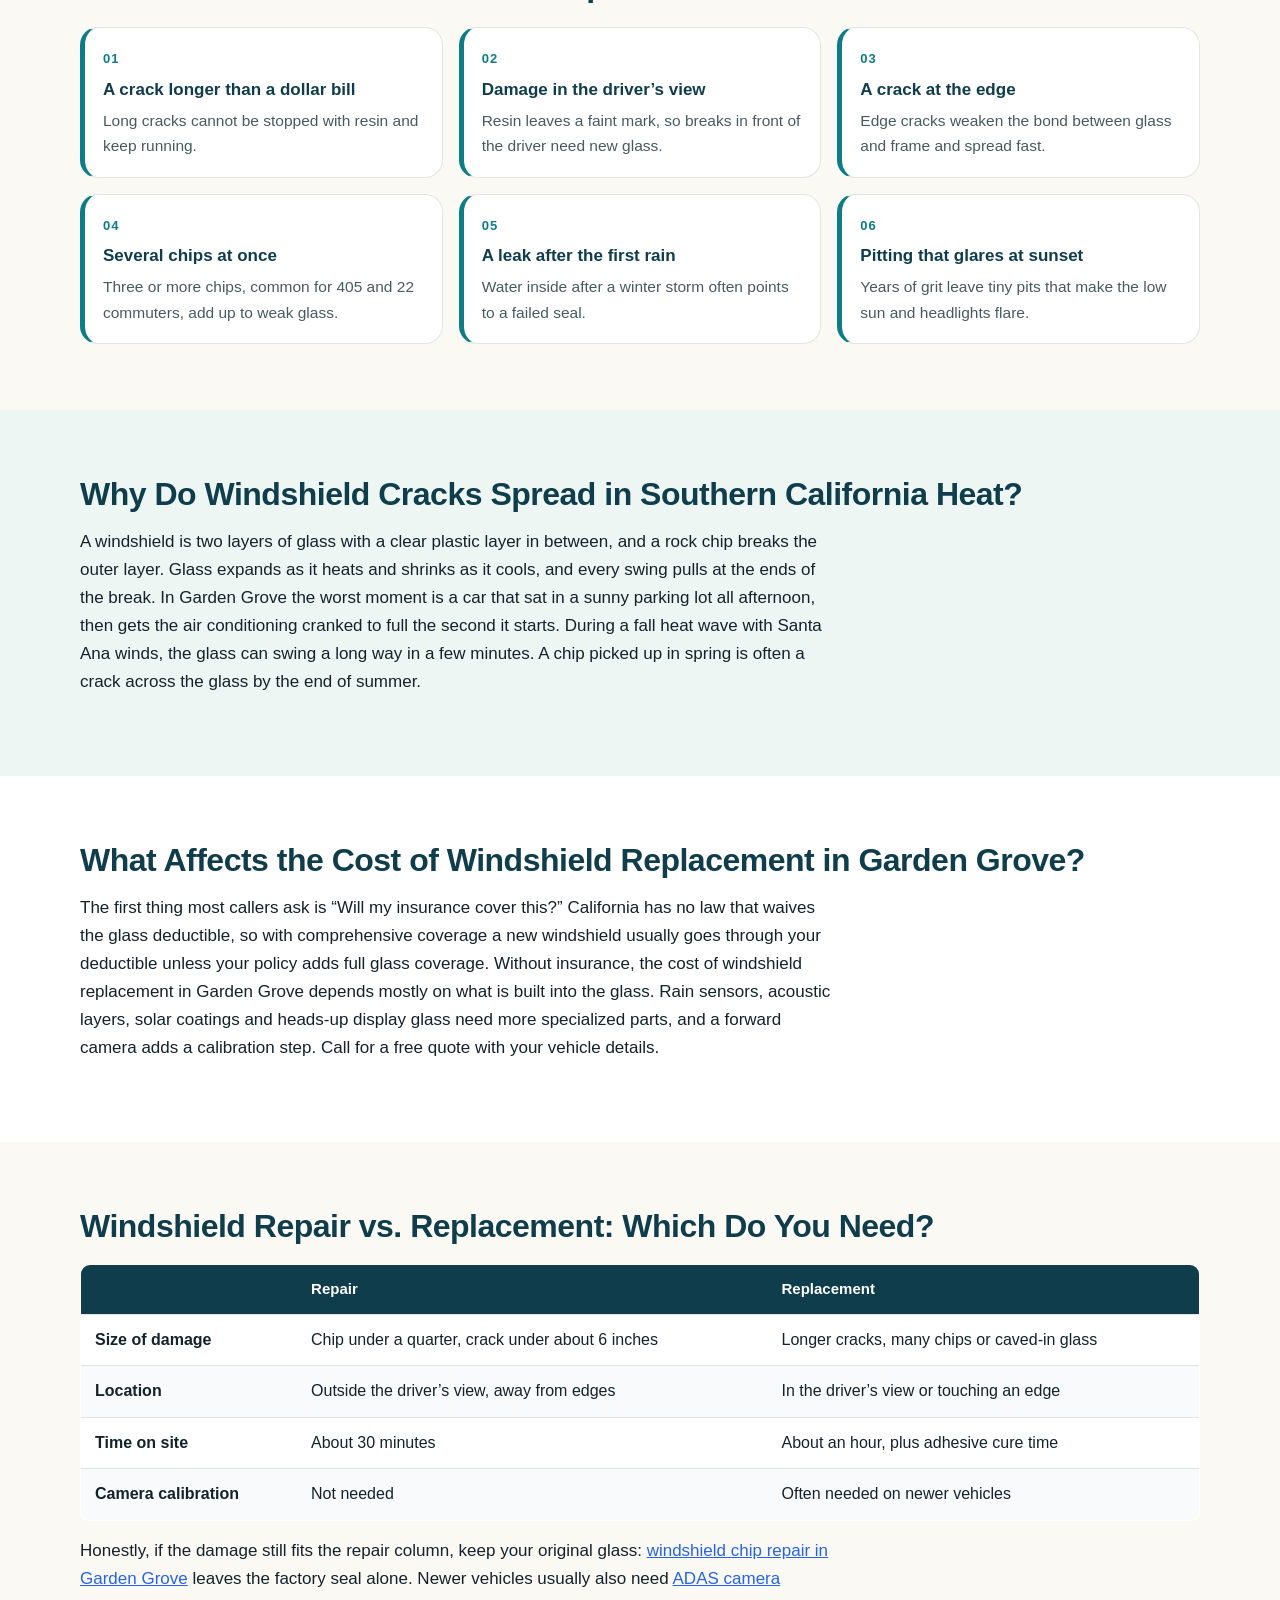
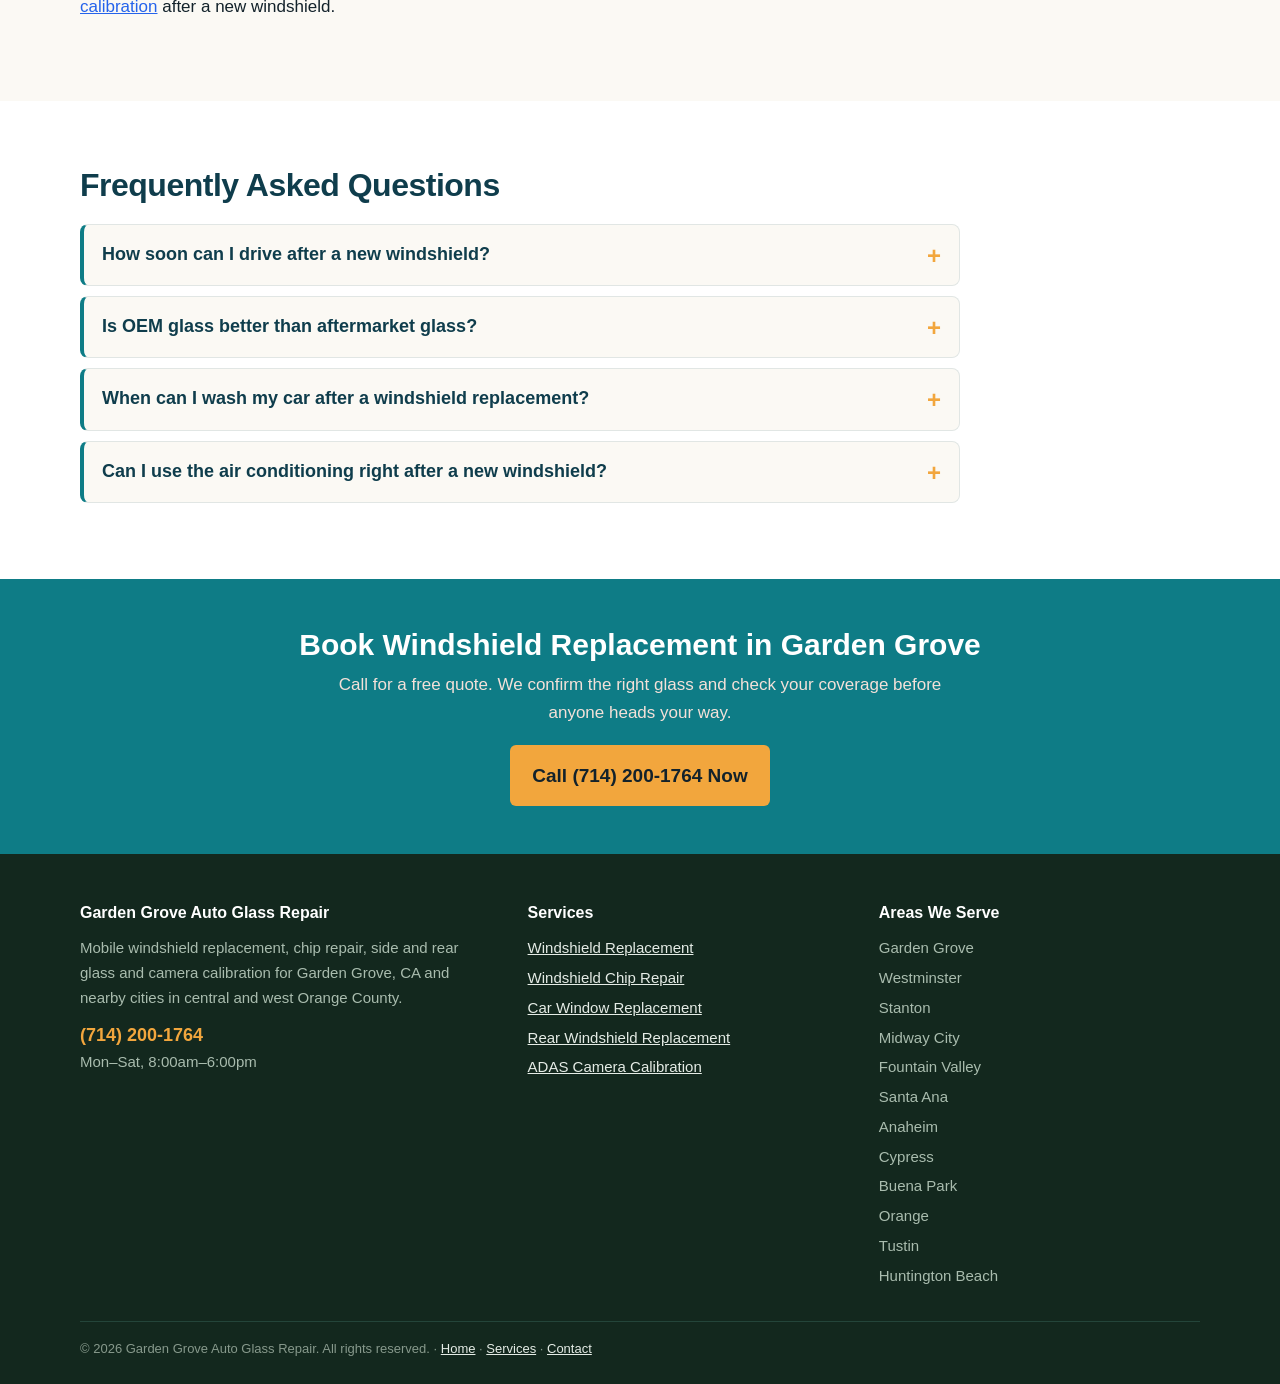
<file: windshield-replacement-garden-grove.html>
<!DOCTYPE html>
<html lang="en">
<head>
<meta charset="utf-8">
<meta name="viewport" content="width=device-width, initial-scale=1">
<title>Windshield Replacement in Garden Grove, CA | Mobile</title>
<meta name="description" content="Mobile windshield replacement in Garden Grove, CA. Glass matched to your trim, installed to a written standard, with camera calibration. Free quotes.">
<link rel="canonical" href="https://www.gardengroveautoglass.com/windshield-replacement-garden-grove.html">
<meta property="og:title" content="Windshield Replacement in Garden Grove, CA | Mobile">
<meta property="og:description" content="Mobile windshield replacement in Garden Grove, CA. Glass matched to your trim, installed to a written standard, with camera calibration. Free quotes.">
<meta property="og:type" content="website">
<meta property="og:url" content="https://www.gardengroveautoglass.com/windshield-replacement-garden-grove.html">
<meta property="og:image" content="https://www.gardengroveautoglass.com/cracked-windshield-glass-spreading.webp">
<link rel="stylesheet" href="styles.css">
<script type="application/ld+json">{
 "@context": "https://schema.org",
 "@type": "LocalBusiness",
 "name": "Garden Grove Auto Glass Repair",
 "telephone": "(714) 200-1764",
 "url": "https://www.gardengroveautoglass.com/",
 "image": "https://www.gardengroveautoglass.com/garden-grove-windshield-replacement-driveway.webp",
 "address": {
  "@type": "PostalAddress",
  "streetAddress": "10662 Stanford Ave Suite B",
  "addressLocality": "Garden Grove",
  "addressRegion": "CA",
  "postalCode": "92840",
  "addressCountry": "US"
 },
 "areaServed": [
  "Garden Grove, CA",
  "Westminster, CA",
  "Stanton, CA",
  "Midway City, CA",
  "Fountain Valley, CA",
  "Santa Ana, CA",
  "Anaheim, CA",
  "Cypress, CA",
  "Buena Park, CA",
  "Orange, CA",
  "Tustin, CA",
  "Huntington Beach, CA"
 ],
 "description": "Windshield Replacement in Garden Grove, CA",
 "openingHours": "Mo-Sa 08:00-18:00"
}</script>
<script type="application/ld+json">{
 "@context": "https://schema.org",
 "@type": "FAQPage",
 "mainEntity": [
  {
   "@type": "Question",
   "name": "How soon can I drive after a new windshield?",
   "acceptedAnswer": {
    "@type": "Answer",
    "text": "Most urethane adhesives reach safe drive-away strength in one to three hours, and warm weather keeps it toward the short end. The technician gives you the exact time before leaving. Driving too soon can let the glass shift or weaken the bond the airbag relies on."
   }
  },
  {
   "@type": "Question",
   "name": "Is OEM glass better than aftermarket glass?",
   "acceptedAnswer": {
    "@type": "Answer",
    "text": "OEM glass comes from the same supplier that made your original windshield. Good aftermarket glass meets the same federal safety rules, but on cars with cameras or heads-up displays OEM glass can make calibration easier. We tell you which options fit your vehicle and your insurance."
   }
  },
  {
   "@type": "Question",
   "name": "When can I wash my car after a windshield replacement?",
   "acceptedAnswer": {
    "@type": "Answer",
    "text": "Wait at least a day before a car wash, and keep pressure washers away from the edges of the glass for a couple of days so the new seal is not disturbed."
   }
  },
  {
   "@type": "Question",
   "name": "Can I use the air conditioning right after a new windshield?",
   "acceptedAnswer": {
    "@type": "Answer",
    "text": "Yes, once the technician says the car is ready to drive. For the first few days, start it on a gentle setting instead of blasting cold air at hot glass."
   }
  }
 ]
}</script>
</head>
<body>
<!-- NAV -->
<header class="nav">
  <div class="wrap nav-in">
    <a class="brand" href="/">Garden Grove<span>Auto Glass Repair</span></a>
    <ul class="links">
      <li><a href="/">Home</a></li>
      <li><a href="services.html">Services</a></li>
      <li><a href="windshield-replacement-garden-grove.html">Windshields</a></li>
      <li><a href="windshield-chip-repair-garden-grove.html">Chip Repair</a></li>
      <li><a href="contact.html">Contact</a></li>
    </ul>
    <a class="nav-call" href="tel:+17142001764">&#9742; (714) 200-1764</a>
  </div>
</header>
<!-- HERO -->
<section class="hero">
  <div class="wrap hero-grid">
    <div>
      <span class="tag">Mobile Windshields &middot; Garden Grove, CA</span>
      <h1>Windshield Replacement in Garden Grove, CA</h1>
      <p class="lead">Windshield replacement in Garden Grove is the right fix when a crack has grown too long, reached the edge of the glass or landed in the driver&rsquo;s view. Garden Grove Auto Glass Repair brings the new windshield to your driveway or office, cuts out the damaged glass, bonds the new one with fresh urethane and checks your safety camera before you drive.</p>
      <ul class="hero-points"><li>Glass matched to your exact trim</li><li>Installed to the ANSI/AGRSS 002 standard</li><li>Camera calibration when your car needs it</li></ul>
      <div class="call-big">
        <a class="btn btn-sun" href="tel:+17142001764">Call (714) 200-1764 for a Free Quote</a>
        <small>Mobile service &middot; Mon&ndash;Sat 8am&ndash;6pm</small>
      </div>
    </div>
    <div>
      <form class="quote" action="https://formspree.io/f/mjywgnqw" method="POST">
        <h2>Get a Free Auto Glass Quote</h2>
        <p class="sub">About a minute to fill out. We call or text back the same business day.</p>
        <input type="hidden" name="_subject" value="New lead - Auto Glass Garden Grove (Windshield Replacement)">
        <div class="field"><label for="q-name">Name</label><input id="q-name" name="name" type="text" autocomplete="name" required></div>
        <div class="field"><label for="q-phone">Best Phone Number</label><input id="q-phone" name="phone" type="tel" autocomplete="tel" placeholder="(714) 000-0000" required></div>
        <div class="field"><label for="q-vehicle">Year, Make and Model</label><input id="q-vehicle" name="vehicle" type="text" placeholder="e.g. 2020 Toyota Camry"></div>
        <div class="field"><label for="q-service">Service</label><select id="q-service" name="service"><option value="">Choose a service&hellip;</option><option>Windshield Replacement</option><option>Windshield Chip Repair</option><option>Car Window Replacement</option><option>Rear Windshield Replacement</option><option>ADAS Camera Calibration</option><option>Something else / not sure</option></select></div>
        <div class="field"><label for="q-details">Describe the Damage</label><textarea id="q-details" name="details" placeholder="Example: rock chip on the 22, now a crack about 6 inches long"></textarea></div>
        <input type="text" name="_gotcha" style="display:none" tabindex="-1" autocomplete="off">
        <button type="submit">Send My Free Quote Request</button>
        <p class="alt">Rather talk? Call <a href="tel:+17142001764">(714) 200-1764</a></p>
      </form>
    </div>
  </div>
</section>
<div class="band short"><img src="cracked-windshield-glass-spreading.webp" alt="Windshield replacement in Garden Grove for glass with a long crack" width="1600" height="900"></div>

<section class="sec alt">
  <div class="wrap">
    <h2>What Does Windshield Replacement Involve?</h2>
    <p>The job starts with covers over the hood, fenders and dash. The technician cuts the old glass free from its urethane bond and trims the old adhesive down to a thin, even layer. Any bare metal on the frame gets primed so rust cannot start under the new seal, which still matters this close to the salty coastal air. Then fresh urethane goes down, the new windshield is set and centered, and the mirror, sensors and moldings go back on. Plan on about an hour, plus cure time.</p>
  </div>
</section>

<section class="sec">
  <div class="wrap">
    <h2>When Do You Need Windshield Replacement?</h2>
    <div class="signs"><div class="sign"><strong>A crack longer than a dollar bill</strong><p>Long cracks cannot be stopped with resin and keep running.</p></div><div class="sign"><strong>Damage in the driver&rsquo;s view</strong><p>Resin leaves a faint mark, so breaks in front of the driver need new glass.</p></div><div class="sign"><strong>A crack at the edge</strong><p>Edge cracks weaken the bond between glass and frame and spread fast.</p></div><div class="sign"><strong>Several chips at once</strong><p>Three or more chips, common for 405 and 22 commuters, add up to weak glass.</p></div><div class="sign"><strong>A leak after the first rain</strong><p>Water inside after a winter storm often points to a failed seal.</p></div><div class="sign"><strong>Pitting that glares at sunset</strong><p>Years of grit leave tiny pits that make the low sun and headlights flare.</p></div></div>
  </div>
</section>

<section class="sec coq">
  <div class="wrap">
    <h2>Why Do Windshield Cracks Spread in Southern California Heat?</h2>
    <p>A windshield is two layers of glass with a clear plastic layer in between, and a rock chip breaks the outer layer. Glass expands as it heats and shrinks as it cools, and every swing pulls at the ends of the break. In Garden Grove the worst moment is a car that sat in a sunny parking lot all afternoon, then gets the air conditioning cranked to full the second it starts. During a fall heat wave with Santa Ana winds, the glass can swing a long way in a few minutes. A chip picked up in spring is often a crack across the glass by the end of summer.</p>
  </div>
</section>

<section class="sec alt">
  <div class="wrap">
    <h2>What Affects the Cost of Windshield Replacement in Garden Grove?</h2>
    <p>The first thing most callers ask is &ldquo;Will my insurance cover this?&rdquo; California has no law that waives the glass deductible, so with comprehensive coverage a new windshield usually goes through your deductible unless your policy adds full glass coverage. Without insurance, the cost of windshield replacement in Garden Grove depends mostly on what is built into the glass. Rain sensors, acoustic layers, solar coatings and heads-up display glass need more specialized parts, and a forward camera adds a calibration step. Call for a free quote with your vehicle details.</p>
  </div>
</section>

<section class="sec">
  <div class="wrap">
    <h2>Windshield Repair vs. Replacement: Which Do You Need?</h2>
    <table class="cmp"><thead><tr><th></th><th>Repair</th><th>Replacement</th></tr></thead><tbody><tr><td><strong>Size of damage</strong></td><td>Chip under a quarter, crack under about 6 inches</td><td>Longer cracks, many chips or caved-in glass</td></tr><tr><td><strong>Location</strong></td><td>Outside the driver&rsquo;s view, away from edges</td><td>In the driver&rsquo;s view or touching an edge</td></tr><tr><td><strong>Time on site</strong></td><td>About 30 minutes</td><td>About an hour, plus adhesive cure time</td></tr><tr><td><strong>Camera calibration</strong></td><td>Not needed</td><td>Often needed on newer vehicles</td></tr></tbody></table>
    <p style="margin-top:16px;">Honestly, if the damage still fits the repair column, keep your original glass: <a class="body-link" href="windshield-chip-repair-garden-grove.html" style="color: #2563eb; text-decoration: underline;">windshield chip repair in Garden Grove</a> leaves the factory seal alone. Newer vehicles usually also need <a class="body-link" href="adas-calibration-garden-grove.html" style="color: #2563eb; text-decoration: underline;">ADAS camera calibration</a> after a new windshield.</p>
  </div>
</section>

<section class="sec alt">
  <div class="wrap">
    <h2>Frequently Asked Questions</h2>
    <div class="faq"><details><summary><h3>How soon can I drive after a new windshield?</h3></summary><div class="ans"><p>Most urethane adhesives reach safe drive-away strength in one to three hours, and warm weather keeps it toward the short end. The technician gives you the exact time before leaving. Driving too soon can let the glass shift or weaken the bond the airbag relies on.</p></div></details><details><summary><h3>Is OEM glass better than aftermarket glass?</h3></summary><div class="ans"><p>OEM glass comes from the same supplier that made your original windshield. Good aftermarket glass meets the same federal safety rules, but on cars with cameras or heads-up displays OEM glass can make calibration easier. We tell you which options fit your vehicle and your insurance.</p></div></details><details><summary><h3>When can I wash my car after a windshield replacement?</h3></summary><div class="ans"><p>Wait at least a day before a car wash, and keep pressure washers away from the edges of the glass for a couple of days so the new seal is not disturbed.</p></div></details><details><summary><h3>Can I use the air conditioning right after a new windshield?</h3></summary><div class="ans"><p>Yes, once the technician says the car is ready to drive. For the first few days, start it on a gentle setting instead of blasting cold air at hot glass.</p></div></details></div>
  </div>
</section>
<!-- CTA -->
<section class="cta">
  <div class="wrap">
    <h2>Book Windshield Replacement in Garden Grove</h2>
    <p>Call for a free quote. We confirm the right glass and check your coverage before anyone heads your way.</p>
    <a class="btn btn-pine" href="tel:+17142001764">Call (714) 200-1764 Now</a>
  </div>
</section>
<!-- FOOTER -->
<footer class="foot">
  <div class="wrap">
    <div class="foot-grid">
      <div>
        <h4>Garden Grove Auto Glass Repair</h4>
        <p>Mobile windshield replacement, chip repair, side and rear glass and camera calibration for Garden Grove, CA and nearby cities in central and west Orange County.</p>
        <p style="margin-top:10px;"><a class="tel" href="tel:+17142001764">(714) 200-1764</a></p>
        <p>Mon&ndash;Sat, 8:00am&ndash;6:00pm</p>
      </div>
      <div>
        <h4>Services</h4>
        <ul><li><a href="windshield-replacement-garden-grove.html">Windshield Replacement</a></li><li><a href="windshield-chip-repair-garden-grove.html">Windshield Chip Repair</a></li><li><a href="car-window-replacement-garden-grove.html">Car Window Replacement</a></li><li><a href="rear-windshield-replacement-garden-grove.html">Rear Windshield Replacement</a></li><li><a href="adas-calibration-garden-grove.html">ADAS Camera Calibration</a></li></ul>
      </div>
      <div>
        <h4>Areas We Serve</h4>
        <ul><li>Garden Grove</li><li>Westminster</li><li>Stanton</li><li>Midway City</li><li>Fountain Valley</li><li>Santa Ana</li><li>Anaheim</li><li>Cypress</li><li>Buena Park</li><li>Orange</li><li>Tustin</li><li>Huntington Beach</li></ul>
      </div>
    </div>
    <p class="copy">&copy; 2026 Garden Grove Auto Glass Repair. All rights reserved. &middot; <a href="/">Home</a> &middot; <a href="services.html">Services</a> &middot; <a href="contact.html">Contact</a></p>
  </div>
</footer>
</body>
</html>
</file>
<file: styles.css>
/* Garden Grove Auto Glass Repair - styles.css */
:root{
  --ink:#13222b;
  --navy:#0f3d4c;
  --navy-2:#17566a;
  --teal:#0e7c86;
  --coral:#f2a63d;
  --coral-dark:#d98a1f;
  --mist:#e9f3f2;
  --paper:#fbf9f4;
  --muted:#475a60;
  --line:#e1e6e4;
  --white:#ffffff;
  --radius:10px;
}
*{box-sizing:border-box;margin:0;padding:0}
html{-webkit-text-size-adjust:100%}
body{font-family:-apple-system,BlinkMacSystemFont,"Segoe UI",Roboto,Helvetica,Arial,sans-serif;color:var(--ink);background:var(--paper);line-height:1.65;font-size:17px}
img{max-width:100%;display:block}
a{color:inherit}
.wrap{max-width:1160px;margin:0 auto;padding:0 20px}

/* NAV */
.nav{position:sticky;top:0;z-index:50;background:var(--navy);box-shadow:0 2px 0 var(--teal)}
.nav-in{display:flex;align-items:center;justify-content:space-between;gap:16px;min-height:68px}
.brand{color:var(--white);text-decoration:none;font-weight:800;font-size:19px;letter-spacing:-.2px;line-height:1.1;text-transform:uppercase}
.brand span{display:block;color:#f6d68a;font-size:12px;letter-spacing:2.4px;font-weight:700}
.links{display:flex;gap:24px;list-style:none}
.links a{color:#d6e1d8;text-decoration:none;font-size:15px;font-weight:600}
.links a:hover{color:var(--white)}
.nav-call{background:var(--coral);color:var(--white);text-decoration:none;font-weight:800;padding:11px 16px;border-radius:6px;font-size:15px;white-space:nowrap}
.nav-call:hover{background:var(--coral-dark)}

/* HERO */
.hero{background:var(--navy);background-image:radial-gradient(circle at 85% 10%,rgba(168,72,42,.38) 0,rgba(168,72,42,0) 55%);color:var(--white);padding:54px 0 58px}
.hero-grid{display:grid;grid-template-columns:1.1fr .9fr;gap:44px;align-items:start}
.tag{display:inline-block;color:#f6d68a;font-size:13px;font-weight:800;letter-spacing:1.6px;text-transform:uppercase;margin-bottom:14px;border-bottom:2px solid var(--coral);padding-bottom:4px}
.hero h1{font-size:44px;line-height:1.1;font-weight:850;letter-spacing:-.8px;margin-bottom:16px}
.hero p.lead{font-size:18px;color:#d9e3db;max-width:560px;margin-bottom:22px}
.hero-points{list-style:none;margin:0 0 26px;display:grid;gap:9px}
.hero-points li{padding-left:30px;position:relative;color:#eef3ee;font-size:16px}
.hero-points li:before{content:"\2713";position:absolute;left:0;top:1px;width:20px;height:20px;border-radius:50%;background:var(--teal);color:var(--white);font-size:12px;font-weight:900;display:flex;align-items:center;justify-content:center}
.btn{display:inline-block;text-decoration:none;font-weight:800;border-radius:6px;padding:15px 22px;font-size:17px}
.btn-sun{background:var(--coral);color:var(--white)}
.btn-sun:hover{background:var(--coral-dark)}
.btn-pine{background:var(--navy);color:var(--white)}
.btn-pine:hover{background:var(--navy-2)}
.call-big{display:flex;align-items:center;gap:14px;flex-wrap:wrap}
.call-big small{color:#adc0b2;font-size:14px}

/* QUOTE CARD */
.quote{background:var(--white);color:var(--ink);border-radius:var(--radius);padding:24px;border-top:6px solid var(--coral);box-shadow:0 18px 44px rgba(0,0,0,.3)}
.quote h2{font-size:21px;line-height:1.25;margin-bottom:4px;color:var(--navy)}
.quote .sub{color:var(--muted);font-size:14px;margin-bottom:14px}
.field{margin-bottom:11px}
.field label{display:block;font-size:13px;font-weight:700;margin-bottom:4px;color:var(--ink)}
.field input,.field select,.field textarea{width:100%;font:inherit;font-size:15px;padding:10px 12px;border:1px solid #c9d0dc;border-radius:6px;background:#fbfcfe;color:var(--ink)}
.field textarea{min-height:70px;resize:vertical}
.quote button,.form-full button{width:100%;border:0;cursor:pointer;background:var(--coral);color:var(--white);font-weight:800;font-size:16px;padding:14px;border-radius:6px;margin-top:4px}
.quote button:hover,.form-full button:hover{background:var(--coral-dark)}
.quote .alt{font-size:14px;color:var(--muted);text-align:center;margin-top:10px}
.quote .alt a{color:var(--teal);font-weight:800}

/* PHOTO BAND */
.band{background:var(--navy);border-bottom:6px solid var(--teal)}
.band img{width:100%;height:440px;object-fit:cover}
.band.short img{height:330px}

/* SECTIONS */
.sec{padding:66px 0}
.sec.alt{background:var(--white)}
.sec.coq{background:var(--mist)}
.sec h2{font-size:32px;line-height:1.18;letter-spacing:-.5px;margin-bottom:14px;color:var(--navy)}
.sec h3{font-size:20px;line-height:1.3;margin:22px 0 8px;color:var(--ink)}
.sec p{margin-bottom:14px;max-width:760px}
.kicker{font-size:13px;font-weight:800;letter-spacing:1.6px;text-transform:uppercase;color:var(--coral);margin-bottom:8px}
.two{display:grid;grid-template-columns:.95fr 1.05fr;gap:46px;align-items:center}
.two img{border-radius:var(--radius);width:100%;height:auto;box-shadow:14px 14px 0 var(--mist)}
.body-link{color:#2563eb;text-decoration:underline}

/* SIGNS GRID */
.signs{display:grid;grid-template-columns:repeat(3,1fr);gap:16px;margin-top:22px;counter-reset:sg}
.sign{background:var(--white);border:1px solid var(--line);border-radius:var(--radius);padding:20px 18px 18px;position:relative;counter-increment:sg}
.sign:before{content:counter(sg,decimal-leading-zero);display:block;font-size:13px;font-weight:900;color:var(--teal);letter-spacing:1px;margin-bottom:6px}
.sec.alt .sign{background:var(--paper)}
.sign strong{display:block;margin-bottom:4px;color:var(--navy);font-size:17px}
.sign p{margin:0;font-size:15.5px;color:var(--muted)}

/* STEP CARDS (horizontal) */
.steps{list-style:none;margin-top:24px;display:grid;grid-template-columns:repeat(5,1fr);gap:14px}
.steps li{background:var(--white);border-radius:var(--radius);padding:44px 16px 18px;position:relative;border:1px solid var(--line)}
.steps li:before{content:attr(data-n);position:absolute;left:16px;top:12px;width:28px;height:28px;border-radius:6px;background:var(--coral);color:var(--white);font-weight:900;font-size:14px;display:flex;align-items:center;justify-content:center}
.steps strong{display:block;color:var(--navy);font-size:16.5px;margin-bottom:4px;line-height:1.3}
.steps p{margin:0;color:var(--muted);font-size:15px}
.steps.three{grid-template-columns:1fr;gap:12px}

/* CARDS */
.cards{display:grid;grid-template-columns:repeat(3,1fr);gap:20px;margin-top:26px}
.card{background:var(--white);border:1px solid var(--line);border-radius:var(--radius);overflow:hidden;text-decoration:none;color:var(--ink);display:flex;flex-direction:column}
.card img{width:100%;height:200px;object-fit:cover;border-bottom:4px solid var(--teal)}
.card .cb{padding:18px 18px 20px}
.card h3{margin:0 0 6px;font-size:19px;color:var(--navy)}
.card p{margin:0;font-size:15px;color:var(--muted)}
.card .more{display:inline-block;margin-top:10px;font-weight:800;color:var(--coral);font-size:15px}
.card:hover{box-shadow:0 10px 26px rgba(29,58,44,.16)}

/* WHY */
.why{display:grid;grid-template-columns:repeat(3,1fr);gap:20px;margin-top:22px}
.why div{background:var(--white);border:1px solid var(--line);border-top:5px solid var(--teal);border-radius:var(--radius);padding:22px}
.why strong{display:block;color:var(--navy);font-size:18px;margin-bottom:6px}
.why p{margin:0;font-size:15.5px;color:var(--muted)}

/* FIT */
.fit{display:grid;grid-template-columns:1fr 1fr;gap:20px;margin-top:20px}
.fit div{border-radius:var(--radius);padding:22px}
.fit h3{margin-top:0}
.fit ul{padding-left:20px}
.fit li{margin-bottom:6px}
.fit .yes{background:#e6f4ef;border:1px solid #bfe0d3}
.fit .no{background:#fbece7;border:1px solid #f0cbbf}

/* TABLE */
.cmp{width:100%;border-collapse:collapse;margin-top:18px;background:var(--white);border-radius:var(--radius);overflow:hidden;font-size:16px;border:1px solid var(--line)}
.cmp th,.cmp td{text-align:left;padding:12px 14px;border-bottom:1px solid var(--line);vertical-align:top}
.cmp th{background:var(--navy);color:var(--white);font-size:15px}
.cmp tr:nth-child(even) td{background:#f8fafc}
.cmp tr:last-child td{border-bottom:0}

/* FAQ */
.faq{margin-top:20px;max-width:880px}
.faq details{background:var(--white);border:1px solid var(--line);border-left:4px solid var(--teal);border-radius:8px;margin-bottom:10px;padding:0 18px}
.sec.alt .faq details{background:var(--paper)}
.faq summary{cursor:pointer;list-style:none;padding:16px 28px 16px 0;position:relative}
.faq summary::-webkit-details-marker{display:none}
.faq summary:after{content:"+";position:absolute;right:0;top:11px;font-size:24px;color:var(--coral);font-weight:800}
.faq details[open] summary:after{content:"\2013"}
.faq summary h3{display:inline;font-size:18px;margin:0;color:var(--navy)}
.faq .ans{padding:0 0 16px}
.faq .ans p{margin:0;color:var(--muted)}

/* SERVICES PAGE BLOCKS */
.svc{display:grid;grid-template-columns:1fr 340px;gap:32px;align-items:start;padding:32px 0;border-bottom:1px solid var(--line)}
.svc:nth-child(even){grid-template-columns:340px 1fr}
.svc:nth-child(even) img{order:-1}
.svc:last-child{border-bottom:0}
.svc img{border-radius:var(--radius);width:100%;height:230px;object-fit:cover}
.svc h2{font-size:26px;margin-bottom:10px}

/* MAP */
.note{max-width:680px;margin:0 auto 22px;padding:14px 18px;background:var(--mist);border-left:4px solid var(--coral);border-radius:8px;font-size:15px;color:var(--muted);text-align:left;line-height:1.6}
.mapbox{border-radius:var(--radius);overflow:hidden;box-shadow:0 8px 26px rgba(0,0,0,.12);max-width:980px;margin:0 auto}
.mapbox iframe{border:0;display:block;width:100%;height:420px}

/* CONTACT */
.info-grid{display:grid;grid-template-columns:1fr 1fr;gap:36px;align-items:start}
.info{background:var(--white);border:1px solid var(--line);border-radius:var(--radius);padding:24px}
.info dt{font-weight:800;color:var(--navy);margin-top:12px}
.info dt:first-child{margin-top:0}
.info dd{color:var(--muted)}
.form-full{background:var(--white);border:1px solid var(--line);border-top:6px solid var(--coral);border-radius:var(--radius);padding:24px}

/* CTA */
.cta{background:var(--teal);padding:48px 0;text-align:center;color:var(--white)}
.cta h2{font-size:30px;line-height:1.2;color:var(--white);margin-bottom:8px}
.cta p{color:#f4e1d9;margin:0 auto 18px;max-width:640px}
.cta .btn-pine{font-size:19px;background:var(--coral)}
.cta .btn-pine:hover{background:var(--coral-dark)}

/* FOOTER */
.foot{background:#13281e;color:#a9bcae;padding:46px 0 24px;font-size:15px}
.foot-grid{display:grid;grid-template-columns:1.3fr 1fr 1fr;gap:30px}
.foot h4{color:var(--white);font-size:16px;margin-bottom:10px}
.foot a{color:#e5ece6}
.foot ul{list-style:none}
.foot li{margin-bottom:5px}
.foot .tel{color:var(--coral);font-weight:800;font-size:18px;text-decoration:none}
.copy{border-top:1px solid #24453a;margin-top:28px;padding-top:16px;font-size:13px;color:#87998c}

/* RESPONSIVE */
@media (max-width:1020px){
  .steps{grid-template-columns:1fr 1fr}
}
@media (max-width:960px){
  .hero-grid,.two,.info-grid{grid-template-columns:1fr}
  .cards,.why,.signs{grid-template-columns:1fr 1fr}
  .svc,.svc:nth-child(even){grid-template-columns:1fr}
  .svc img,.svc:nth-child(even) img{order:-1}
  .foot-grid{grid-template-columns:1fr 1fr}
  .links{display:none}
}
@media (max-width:620px){
  body{font-size:16px}
  .hero{padding:34px 0 40px}
  .hero h1{font-size:31px}
  .sec{padding:46px 0}
  .sec h2{font-size:25px}
  .signs,.cards,.why,.fit,.foot-grid,.steps{grid-template-columns:1fr}
  .two img{box-shadow:none}
  .band img{height:240px}
  .band.short img{height:220px}
  .brand{font-size:16px}
  .brand span{font-size:10px;letter-spacing:1.6px}
  .nav-call{padding:9px 11px;font-size:14px}
  .cmp{font-size:14px}
  .cmp th,.cmp td{padding:9px 8px}
  .mapbox iframe{height:320px}
}

/* Garden Grove overrides: deep Pacific teal nav, sunny gold buttons, soft rounded cards, left-bordered signs */
.nav-call,.btn-sun,.quote button,.form-full button,.cta .btn-pine{color:var(--ink)}
.steps li:before{color:var(--ink)}
.quote{border-radius:18px;border-top:5px solid var(--coral)}
.card,.why div,.sign,.info,.form-full{border-radius:18px}
.sec.coq{background:#eef6f4}
.sec.coq .sign,.sec.coq .card{background:var(--white)}
.kicker,.card .more{color:var(--teal);letter-spacing:.08em}
.sign{border-left:5px solid var(--teal)}
</file>
